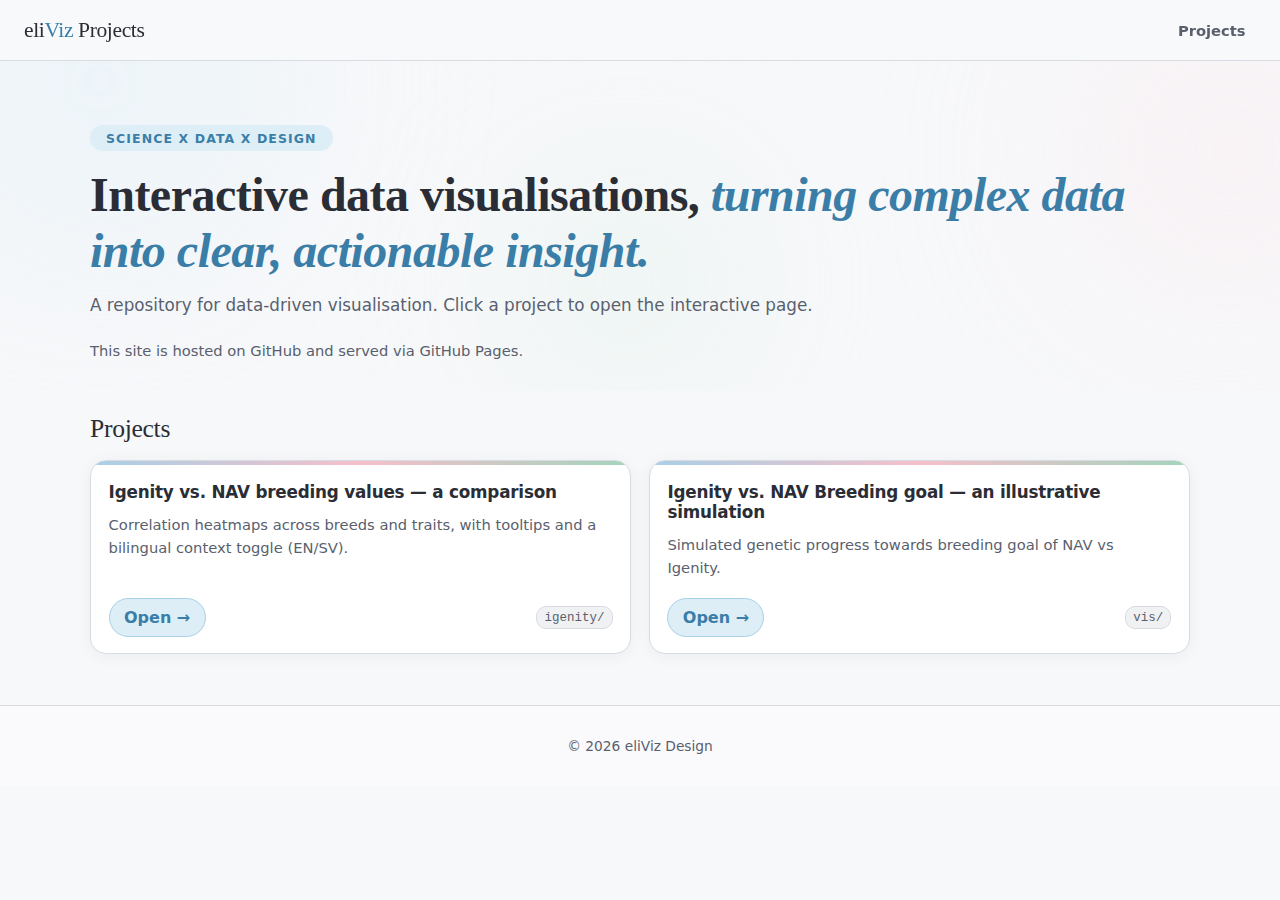
<file: index.html>
<!DOCTYPE html>
<html lang="en">
<head>
  <meta charset="UTF-8"/>
  <meta name="viewport" content="width=device-width, initial-scale=1.0"/>
  <title>eliViz Projects</title>
  <meta name="description" content="A simple project hub hosted on GitHub Pages."/>

  <style>
    :root{
      --grey:#f0f1f3;
      --grey-mid:#d8dce2;
      --grey-dark:#6b7280;
      --blue:#ddeef7;
      --blue-mid:#a8d0e6;
      --blue-deep:#3a7ea8;
      --green:#d9efe4;
      --green-mid:#a3d4bc;
      --pink:#fce8ec;
      --pink-mid:#f5bfca;
      --text:#2a2d35;
      --text-light:#5a5f6e;
      --white:#ffffff;
      --radius:16px;

      --font-sans: ui-sans-serif, system-ui, -apple-system, "Segoe UI", Roboto, Arial, "Noto Sans", "Liberation Sans", sans-serif;
      --font-serif: ui-serif, "Georgia", "Times New Roman", Times, serif;

      --shadow: 0 10px 34px rgba(0,0,0,0.08);
      --shadow-soft: 0 2px 16px rgba(0,0,0,0.05);
    }

    *,*::before,*::after{box-sizing:border-box;margin:0;padding:0}
    html{scroll-behavior:smooth}
    body{
      font-family: var(--font-sans);
      background:#f7f8fa;
      color:var(--text);
      overflow-x:hidden;
      min-height: 100vh;
    }

    /* Sticky header */
    header{
      position:sticky; top:0; z-index:100;
      background:rgba(247,248,250,.88);
      backdrop-filter: blur(12px);
      border-bottom:1px solid var(--grey-mid);
      display:flex; align-items:center; justify-content:space-between;
      padding: 1rem 1.5rem;
      gap: 1rem;
    }
    .logo{
      font-family: var(--font-serif);
      font-size: 1.35rem;
      letter-spacing: -0.4px;
      white-space: nowrap;
    }
    .logo span{color:var(--blue-deep)}
    nav{display:flex; gap:.4rem; flex-wrap: wrap;}
    nav a{
      color: var(--text-light);
      text-decoration:none;
      font-size:.92rem;
      font-weight:600;
      padding: .35rem .65rem;
      border-radius: 999px;
      transition: background .18s, color .18s;
    }
    nav a:hover{color:var(--blue-deep); background: var(--blue);}

    /* Layout container: full-width feel but readable */
    .wrap{
      width: min(1100px, calc(100% - 3rem));
      margin: 0 auto;
    }

    /* Hero */
    .hero{
      padding: 3.2rem 0 1.8rem;
      position:relative;
      overflow:hidden;
    }
    .hero::before,.hero::after{
      content:'';
      position:absolute;
      border-radius:50%;
      filter: blur(85px);
      opacity:.55;
      pointer-events:none;
      z-index:0;
    }
    .hero::before{
      width: 560px; height: 560px;
      background: radial-gradient(circle, var(--blue) 0%, transparent 70%);
      top:-260px; left:-180px;
    }
    .hero::after{
      width: 460px; height: 460px;
      background: radial-gradient(circle, var(--pink) 0%, transparent 70%);
      top:-140px; right:-180px;
    }
    .blob-green{
      position:absolute;
      width: 360px; height: 360px;
      border-radius:50%;
      background: radial-gradient(circle, var(--green) 0%, transparent 70%);
      filter: blur(75px);
      opacity:.45;
      top: 40px; left: 35%;
      pointer-events:none;
      z-index:0;
    }

    .hero-inner{
      position:relative;
      z-index:1;
      padding: 0.8rem 0 0;
    }

    .pill{
      display:inline-block;
      background: var(--blue);
      color: var(--blue-deep);
      font-size: .78rem;
      font-weight: 700;
      letter-spacing: 1.1px;
      text-transform: uppercase;
      padding: .35rem 1rem;
      border-radius: 999px;
      margin-bottom: 1rem;
    }
    h1{
      font-family: var(--font-serif);
      font-size: clamp(2rem, 4.2vw, 3rem);
      line-height:1.15;
      letter-spacing: -0.5px;
      margin-bottom: .85rem;
    }
    h1 em{font-style: italic; color: var(--blue-deep);}
    .lead{
      color: var(--text-light);
      font-size: 1.05rem;
      line-height: 1.7;
      max-width: 70ch;
      margin-bottom: 1.2rem;
    }

    .meta-line{
      color: var(--text-light);
      font-size: .92rem;
      line-height: 1.6;
      margin-top: .2rem;
    }
    .meta-line a{
      color: var(--blue-deep);
      text-decoration: none;
      font-weight: 700;
    }
    .meta-line a:hover{ text-decoration: underline; }

    /* Projects section */
    .section{
      padding: 1.4rem 0 3.2rem;
    }
    .section-head{
      display:flex;
      align-items:flex-end;
      justify-content:space-between;
      gap: 1rem;
      flex-wrap: wrap;
      margin-bottom: 1rem;
    }
    .section-title{
      font-family: var(--font-serif);
      font-size: 1.6rem;
      letter-spacing: -0.3px;
    }

    .grid{
      display:grid;
      grid-template-columns: repeat(auto-fit, minmax(280px, 1fr));
      gap: 1.1rem;
    }

    .proj{
      background: var(--white);
      border: 1px solid var(--grey-mid);
      border-radius: var(--radius);
      overflow:hidden;
      box-shadow: var(--shadow-soft);
      transition: transform .18s, box-shadow .18s;
      display:flex;
      flex-direction: column;
    }
    .proj:hover{
      transform: translateY(-2px);
      box-shadow: var(--shadow);
    }

    /* Default: thin gradient bar */
    .proj-top{
      height: 4px;
      background: linear-gradient(90deg, var(--blue-mid), var(--pink-mid), var(--green-mid));
    }

    /* Media header (GIF/IMG preview) */
    .proj-top.proj-media{
      height: 180px;
      background: none;
    }
    .proj-top.proj-media img{
      width: 100%;
      height: 100%;
      object-fit: cover;
      object-position: center;
      display: block;
    }

    .proj-body{
      padding: 1.1rem 1.1rem 1rem;
      display:flex;
      flex-direction: column;
      gap:.65rem;
      height:100%;
    }

    .proj h3{
      font-size: 1.05rem;
      font-weight: 900;
      letter-spacing: -0.2px;
    }
    .proj p{
      color: var(--text-light);
      font-size: .92rem;
      line-height: 1.6;
    }

    .proj-actions{
      margin-top: auto;
      display:flex;
      align-items:center;
      justify-content:space-between;
      gap: 1rem;
      padding-top: .5rem;
    }
    .open{
      display:inline-flex;
      align-items:center;
      gap:.55rem;
      text-decoration:none;
      font-weight: 900;
      color: var(--blue-deep);
      padding: .55rem .9rem;
      border-radius: 999px;
      background: var(--blue);
      border: 1px solid var(--blue-mid);
      transition: transform .15s, background .15s;
      white-space: nowrap;
    }
    .open:hover{transform: translateY(-1px); background: #cfe6f3;}

    .path{
      font-family: ui-monospace, SFMono-Regular, Menlo, Monaco, Consolas, "Liberation Mono", "Courier New", monospace;
      font-size: .78rem;
      color: var(--text-light);
      background: var(--grey);
      border: 1px solid var(--grey-mid);
      padding: .2rem .45rem;
      border-radius: 10px;
      white-space: nowrap;
    }

    footer{
      text-align:center;
      padding: 2rem 1rem;
      color: var(--text-light);
      font-size: .86rem;
      border-top: 1px solid var(--grey-mid);
      background: rgba(255,255,255,0.35);
    }

    @media (max-width: 680px){
      header{padding: 1rem 1rem;}
      .wrap{width: calc(100% - 2rem);}
      .hero{padding-top: 2.6rem;}
    }
  </style>
</head>

<body>
  <header>
    <div class="logo">eli<span>Viz</span> Projects</div>
    <nav>
      <a href="#projects">Projects</a>
    </nav>
  </header>

  <section class="hero">
    <div class="blob-green"></div>
    <div class="wrap hero-inner">
      <div class="pill">Science x Data x Design</div>
      <h1>Interactive data visualisations, <em>turning complex data into clear, actionable insight.</em></h1>
      <p class="lead">
        A repository for data-driven visualisation. Click a project to open the interactive page.
      </p>
      <p class="meta-line">
        This site is hosted on GitHub and served via GitHub Pages.
      </p>
    </div>
  </section>

  <section id="projects" class="section">
    <div class="wrap">
      <div class="section-head">
        <div class="section-title">Projects</div>
      </div>

      <div class="grid">

        <!-- Project1: Igenity -->
        <article class="proj">
          <div class="proj-top"></div>
          <div class="proj-body">
            <h3>Igenity vs. NAV breeding values — a comparison</h3>
            <p>
              Correlation heatmaps across breeds and traits, with tooltips and a bilingual context toggle (EN/SV).
            </p>
            <div class="proj-actions">
              <a class="open" href="igenity/">Open →</a>
              <span class="path">igenity/</span>
            </div>
          </div>
        </article>

        <!-- Project2: vis (with GIF preview) -->
       <article class="proj">
          <div class="proj-top"></div>
          <div class="proj-body">
            <h3>Igenity vs. NAV Breeding goal — an illustrative simulation</h3>
            <p>
              Simulated genetic progress towards breeding goal of NAV vs Igenity.
            </p>
            <div class="proj-actions">
              <a class="open" href="vis/">Open →</a>
              <span class="path">vis/</span>
            </div>
          </div>
        </article>

        
      </div>
    </div>
  </section>

  <footer>© 2026 eliViz Design</footer>
</body>
</html>
</file>
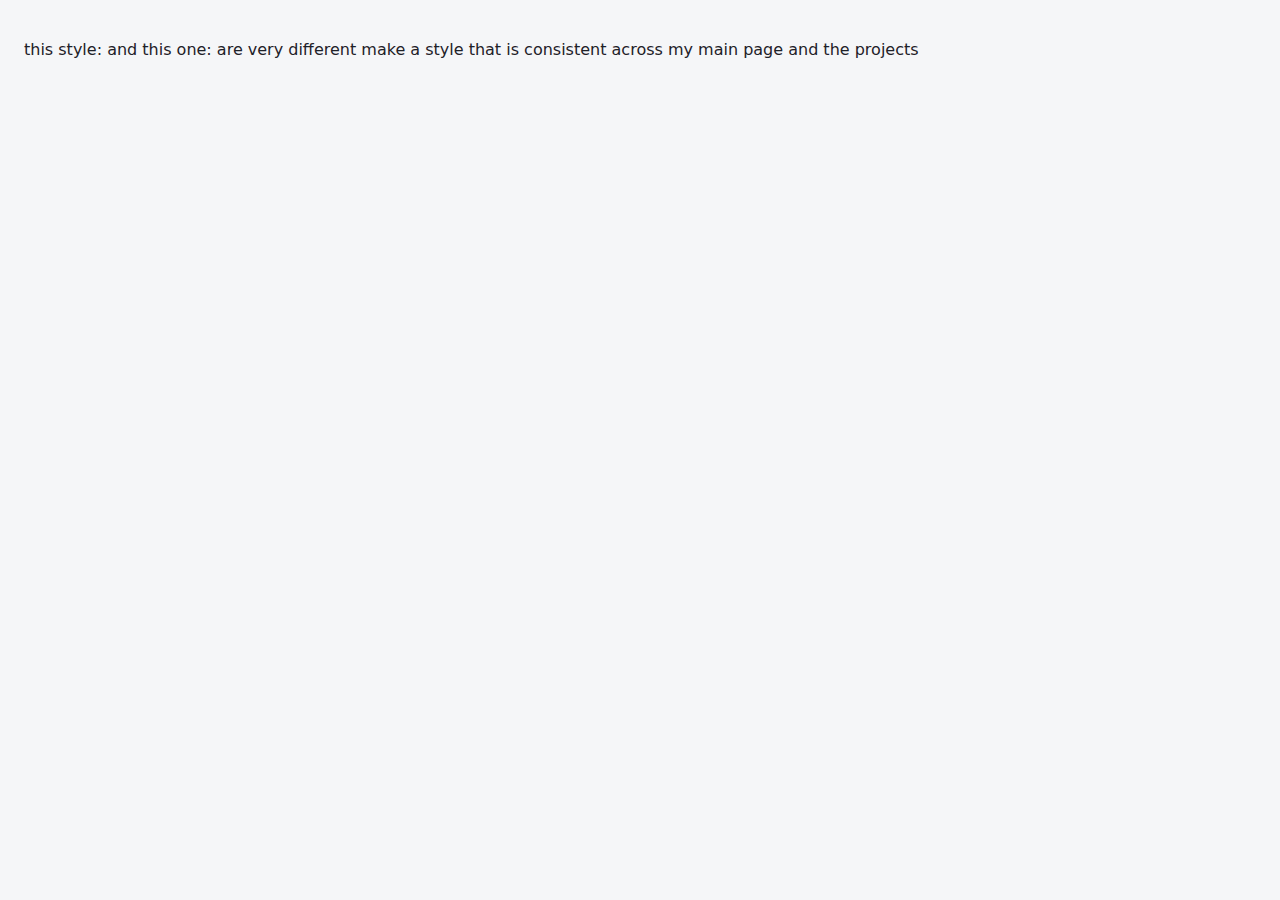
<file: igenity/index.html>
this style: <!DOCTYPE html>
<html lang="en">
<head>
  <meta charset="UTF-8"/>
  <meta name="viewport" content="width=device-width, initial-scale=1.0"/>
  <title>eliViz Projects</title>
  <meta name="description" content="A simple project hub hosted on GitHub Pages."/>

  <style>
    :root{
      --grey:#f0f1f3;
      --grey-mid:#d8dce2;
      --grey-dark:#6b7280;
      --blue:#ddeef7;
      --blue-mid:#a8d0e6;
      --blue-deep:#3a7ea8;
      --green:#d9efe4;
      --green-mid:#a3d4bc;
      --pink:#fce8ec;
      --pink-mid:#f5bfca;
      --text:#2a2d35;
      --text-light:#5a5f6e;
      --white:#ffffff;
      --radius:16px;

      --font-sans: ui-sans-serif, system-ui, -apple-system, "Segoe UI", Roboto, Arial, "Noto Sans", "Liberation Sans", sans-serif;
      --font-serif: ui-serif, "Georgia", "Times New Roman", Times, serif;

      --shadow: 0 10px 34px rgba(0,0,0,0.08);
      --shadow-soft: 0 2px 16px rgba(0,0,0,0.05);
    }

    *,*::before,*::after{box-sizing:border-box;margin:0;padding:0}
    html{scroll-behavior:smooth}
    body{
      font-family: var(--font-sans);
      background:#f7f8fa;
      color:var(--text);
      overflow-x:hidden;
      min-height: 100vh;
    }

    /* Sticky header */
    header{
      position:sticky; top:0; z-index:100;
      background:rgba(247,248,250,.88);
      backdrop-filter: blur(12px);
      border-bottom:1px solid var(--grey-mid);
      display:flex; align-items:center; justify-content:space-between;
      padding: 1rem 1.5rem;
      gap: 1rem;
    }
    .logo{
      font-family: var(--font-serif);
      font-size: 1.35rem;
      letter-spacing: -0.4px;
      white-space: nowrap;
    }
    .logo span{color:var(--blue-deep)}
    nav{display:flex; gap:.4rem; flex-wrap: wrap;}
    nav a{
      color: var(--text-light);
      text-decoration:none;
      font-size:.92rem;
      font-weight:600;
      padding: .35rem .65rem;
      border-radius: 999px;
      transition: background .18s, color .18s;
    }
    nav a:hover{color:var(--blue-deep); background: var(--blue);}

    /* Layout container: full-width feel but readable */
    .wrap{
      width: min(1100px, calc(100% - 3rem));
      margin: 0 auto;
    }

    /* Hero */
    .hero{
      padding: 3.2rem 0 1.8rem;
      position:relative;
      overflow:hidden;
    }
    .hero::before,.hero::after{
      content:'';
      position:absolute;
      border-radius:50%;
      filter: blur(85px);
      opacity:.55;
      pointer-events:none;
      z-index:0;
    }
    .hero::before{
      width: 560px; height: 560px;
      background: radial-gradient(circle, var(--blue) 0%, transparent 70%);
      top:-260px; left:-180px;
    }
    .hero::after{
      width: 460px; height: 460px;
      background: radial-gradient(circle, var(--pink) 0%, transparent 70%);
      top:-140px; right:-180px;
    }
    .blob-green{
      position:absolute;
      width: 360px; height: 360px;
      border-radius:50%;
      background: radial-gradient(circle, var(--green) 0%, transparent 70%);
      filter: blur(75px);
      opacity:.45;
      top: 40px; left: 35%;
      pointer-events:none;
      z-index:0;
    }

    .hero-inner{
      position:relative;
      z-index:1;
      padding: 0.8rem 0 0;
    }

    .pill{
      display:inline-block;
      background: var(--blue);
      color: var(--blue-deep);
      font-size: .78rem;
      font-weight: 700;
      letter-spacing: 1.1px;
      text-transform: uppercase;
      padding: .35rem 1rem;
      border-radius: 999px;
      margin-bottom: 1rem;
    }
    h1{
      font-family: var(--font-serif);
      font-size: clamp(2rem, 4.2vw, 3rem);
      line-height:1.15;
      letter-spacing: -0.5px;
      margin-bottom: .85rem;
    }
    h1 em{font-style: italic; color: var(--blue-deep);}
    .lead{
      color: var(--text-light);
      font-size: 1.05rem;
      line-height: 1.7;
      max-width: 70ch;
      margin-bottom: 1.2rem;
    }

    .meta-line{
      color: var(--text-light);
      font-size: .92rem;
      line-height: 1.6;
      margin-top: .2rem;
    }
    .meta-line a{
      color: var(--blue-deep);
      text-decoration: none;
      font-weight: 700;
    }
    .meta-line a:hover{ text-decoration: underline; }

    /* Projects section */
    .section{
      padding: 1.4rem 0 3.2rem;
    }
    .section-head{
      display:flex;
      align-items:flex-end;
      justify-content:space-between;
      gap: 1rem;
      flex-wrap: wrap;
      margin-bottom: 1rem;
    }
    .section-title{
      font-family: var(--font-serif);
      font-size: 1.6rem;
      letter-spacing: -0.3px;
    }

    .grid{
      display:grid;
      grid-template-columns: repeat(auto-fit, minmax(280px, 1fr));
      gap: 1.1rem;
    }

    .proj{
      background: var(--white);
      border: 1px solid var(--grey-mid);
      border-radius: var(--radius);
      overflow:hidden;
      box-shadow: var(--shadow-soft);
      transition: transform .18s, box-shadow .18s;
      display:flex;
      flex-direction: column;
    }
    .proj:hover{
      transform: translateY(-2px);
      box-shadow: var(--shadow);
    }

    .proj-top{
      height: 4px;
      background: linear-gradient(90deg, var(--blue-mid), var(--pink-mid), var(--green-mid));
    }

    .proj-body{
      padding: 1.1rem 1.1rem 1rem;
      display:flex;
      flex-direction: column;
      gap:.65rem;
      height:100%;
    }

    .proj h3{
      font-size: 1.05rem;
      font-weight: 900;
      letter-spacing: -0.2px;
    }
    .proj p{
      color: var(--text-light);
      font-size: .92rem;
      line-height: 1.6;
    }

    .proj-actions{
      margin-top: auto;
      display:flex;
      align-items:center;
      justify-content:space-between;
      gap: 1rem;
      padding-top: .5rem;
    }
    .open{
      display:inline-flex;
      align-items:center;
      gap:.55rem;
      text-decoration:none;
      font-weight: 900;
      color: var(--blue-deep);
      padding: .55rem .9rem;
      border-radius: 999px;
      background: var(--blue);
      border: 1px solid var(--blue-mid);
      transition: transform .15s, background .15s;
      white-space: nowrap;
    }
    .open:hover{transform: translateY(-1px); background: #cfe6f3;}

    .path{
      font-family: ui-monospace, SFMono-Regular, Menlo, Monaco, Consolas, "Liberation Mono", "Courier New", monospace;
      font-size: .78rem;
      color: var(--text-light);
      background: var(--grey);
      border: 1px solid var(--grey-mid);
      padding: .2rem .45rem;
      border-radius: 10px;
      white-space: nowrap;
    }

    footer{
      text-align:center;
      padding: 2rem 1rem;
      color: var(--text-light);
      font-size: .86rem;
      border-top: 1px solid var(--grey-mid);
      background: rgba(255,255,255,0.35);
    }

    @media (max-width: 680px){
      header{padding: 1rem 1rem;}
      .wrap{width: calc(100% - 2rem);}
      .hero{padding-top: 2.6rem;}
    }
    .back-link{
  position: fixed;
  top: 1rem;
  left: 1rem;
  z-index: 999;
  text-decoration: none;
  font-weight: 600;
  font-size: .9rem;
  color: #3a7ea8;
  background: white;
  border: 1px solid #d8dce2;
  padding: .45rem .8rem;
  border-radius: 999px;
  box-shadow: 0 4px 18px rgba(0,0,0,0.08);
  transition: all .15s ease;
}

.back-link:hover{
  background: #ddeef7;
  transform: translateY(-1px);
}
  </style>
</head> and this one: <!DOCTYPE html>
<html lang="en">
<head>
  <meta charset="UTF-8"/>
  <meta name="viewport" content="width=device-width, initial-scale=1.0"/>
  <title>Breed Correlation Heatmap</title>

  <style>
    :root {
      --bg: #f5f6f8;
      --card: #ffffff;
      --text: #1e2128;
      --muted: #6b7280;
      --border: #e2e5ea;
      --neg-strong: #c2526e;
      --neutral:    #f0f1f3;
      --pos-strong: #2d7a5c;
      --radius: 14px;

      --font-sans: ui-sans-serif, system-ui, -apple-system, "Segoe UI", Roboto, Arial, "Noto Sans", "Liberation Sans", sans-serif;
      --font-serif: ui-serif, "Georgia", "Times New Roman", Times, serif;
      --font-mono: ui-monospace, SFMono-Regular, Menlo, Monaco, Consolas, "Liberation Mono", "Courier New", monospace;
    }

    *, *::before, *::after { box-sizing: border-box; margin:0; padding:0; }
    body {
      font-family: var(--font-sans);
      background: var(--bg);
      color: var(--text);
      padding: 2.5rem 1.5rem;
      min-height: 100vh;
    }

    /* ── Header row ── */
    .topbar {
      max-width: 1020px;
      margin: 0 auto 1.2rem;
      display: flex;
      align-items: flex-start;
      justify-content: space-between;
      gap: 1rem;
      flex-wrap: wrap;
    }

    .titles { flex: 1 1 auto; min-width: 260px; }
    h1 {
      font-family: var(--font-serif);
      font-size: clamp(1.5rem, 3.5vw, 2.2rem);
      color: var(--text);
      text-align: center;
      margin-bottom: 0.3rem;
      font-weight: 600;
    }
    .subtitle {
      text-align: center;
      color: var(--muted);
      font-size: 0.875rem;
      margin-bottom: 0;
      font-weight: 300;
    }

    .lang {
      flex: 0 0 auto;
      display: flex;
      align-items: center;
      justify-content: center;
      gap: 0.4rem;
      background: var(--card);
      border: 1px solid var(--border);
      border-radius: 999px;
      padding: 0.35rem;
      box-shadow: 0 2px 16px rgba(0,0,0,0.04);
    }
    .lang button{
      border: 0;
      background: transparent;
      padding: 0.45rem 0.85rem;
      border-radius: 999px;
      cursor: pointer;
      font-size: 0.78rem;
      font-weight: 600;
      color: var(--muted);
      font-family: var(--font-sans);
    }
    .lang button.active{
      background: #1e2128;
      color: #ffffff;
    }

    /* ── Group tabs ── */
    .tabs {
      display: flex;
      justify-content: center;
      gap: 0.5rem;
      flex-wrap: wrap;
      margin-bottom: 2rem;
    }
    .tab {
      padding: 0.45rem 1.1rem;
      border-radius: 999px;
      border: 1.5px solid var(--border);
      background: var(--card);
      font-size: 0.82rem;
      font-weight: 500;
      cursor: pointer;
      color: var(--muted);
      transition: all 0.18s;
      font-family: var(--font-sans);
      appearance: none;
      -webkit-appearance: none;
    }
    .tab:hover { border-color: #a3d4bc; color: #2d7a5c; }
    .tab.active { background: #2d7a5c; border-color: #2d7a5c; color: white; }

    /* ── Card ── */
    .card {
      background: var(--card);
      border: 1px solid var(--border);
      border-radius: var(--radius);
      padding: 1.8rem;
      max-width: 1020px;
      margin: 0 auto 2rem;
      box-shadow: 0 2px 16px rgba(0,0,0,0.05);
      overflow-x: auto;
    }

    .group-title {
      font-family: var(--font-serif);
      font-size: 1.1rem;
      margin-bottom: 1.2rem;
      color: var(--text);
      display: flex;
      align-items: center;
      gap: 0.6rem;
      font-weight: 600;
    }
    .group-title .dot {
      width: 10px; height: 10px;
      border-radius: 50%;
      flex-shrink: 0;
    }

    /* ── Heatmap table ── */
    table {
      width: 100%;
      border-collapse: separate;
      border-spacing: 4px;
      min-width: 580px;
    }

    thead th {
      font-size: 0.78rem;
      font-weight: 600;
      color: var(--muted);
      text-align: center;
      padding: 0.4rem 0.3rem;
      letter-spacing: 0.5px;
      white-space: nowrap;
    }
    thead th:first-child { text-align: left; min-width: 220px; }

    .n-row td {
      font-size: 0.72rem;
      color: var(--muted);
      font-family: var(--font-mono);
      text-align: center;
      padding: 0.1rem 0.3rem 0.6rem;
      white-space: nowrap;
    }
    .n-row td:first-child { text-align: left; padding-left: 0; font-size: 0.7rem; }

    tbody tr:not(.n-row) td:first-child {
      font-size: 0.8rem;
      color: var(--text);
      padding: 0.3rem 0.6rem 0.3rem 0;
      line-height: 1.35;
      font-weight: 400;
      white-space: nowrap;
    }

    .cell {
      border-radius: 8px;
      text-align: center;
      font-family: var(--font-mono);
      font-size: 0.82rem;
      font-weight: 400;
      padding: 0.55rem 0.4rem;
      cursor: default;
      transition: transform 0.15s, box-shadow 0.15s;
      position: relative;
      user-select: none;
      white-space: nowrap;
    }
    .cell:hover {
      transform: scale(1.12);
      box-shadow: 0 4px 16px rgba(0,0,0,0.12);
      z-index: 10;
    }

    /* ── Legend ── */
    .legend {
      display: flex;
      align-items: center;
      justify-content: center;
      gap: 0.3rem;
      margin-top: 1.8rem;
      flex-wrap: wrap;
    }
    .legend-label { font-size: 0.75rem; color: var(--muted); font-weight: 500; }
    .legend-bar {
      display: flex;
      gap: 3px;
      align-items: center;
    }
    .legend-swatch {
      width: 28px; height: 20px;
      border-radius: 5px;
      display: flex; align-items: center; justify-content: center;
      font-size: 0.6rem;
      font-family: var(--font-mono);
    }

    /* ── Tooltip ── */
    .tooltip {
      position: fixed;
      background: #1e2128;
      color: white;
      padding: 0.5rem 0.9rem;
      border-radius: 8px;
      font-size: 0.78rem;
      font-family: var(--font-sans);
      pointer-events: none;
      opacity: 0;
      transition: opacity 0.15s;
      z-index: 999;
      max-width: 260px;
      line-height: 1.5;
    }
    .tooltip.show { opacity: 1; }

    /* ── Panel animation ── */
    .panel { display: none; }
    .panel.active { display: block; animation: fadeUp 0.3s ease; }
    @keyframes fadeUp { from { opacity:0; transform: translateY(10px); } to { opacity:1; transform: translateY(0); } }

    .source {
      text-align: center;
      font-size: 0.72rem;
      color: var(--muted);
      margin-top: 0.5rem;
    }

    @media (max-width: 520px) {
      body { padding: 2rem 1rem; }
      .card { padding: 1.2rem; }
      tbody tr:not(.n-row) td:first-child { white-space: normal; }
      .topbar { justify-content: center; }
    }
  </style>
</head> are very different make a style that is consistent across my main page and the projects
</file>
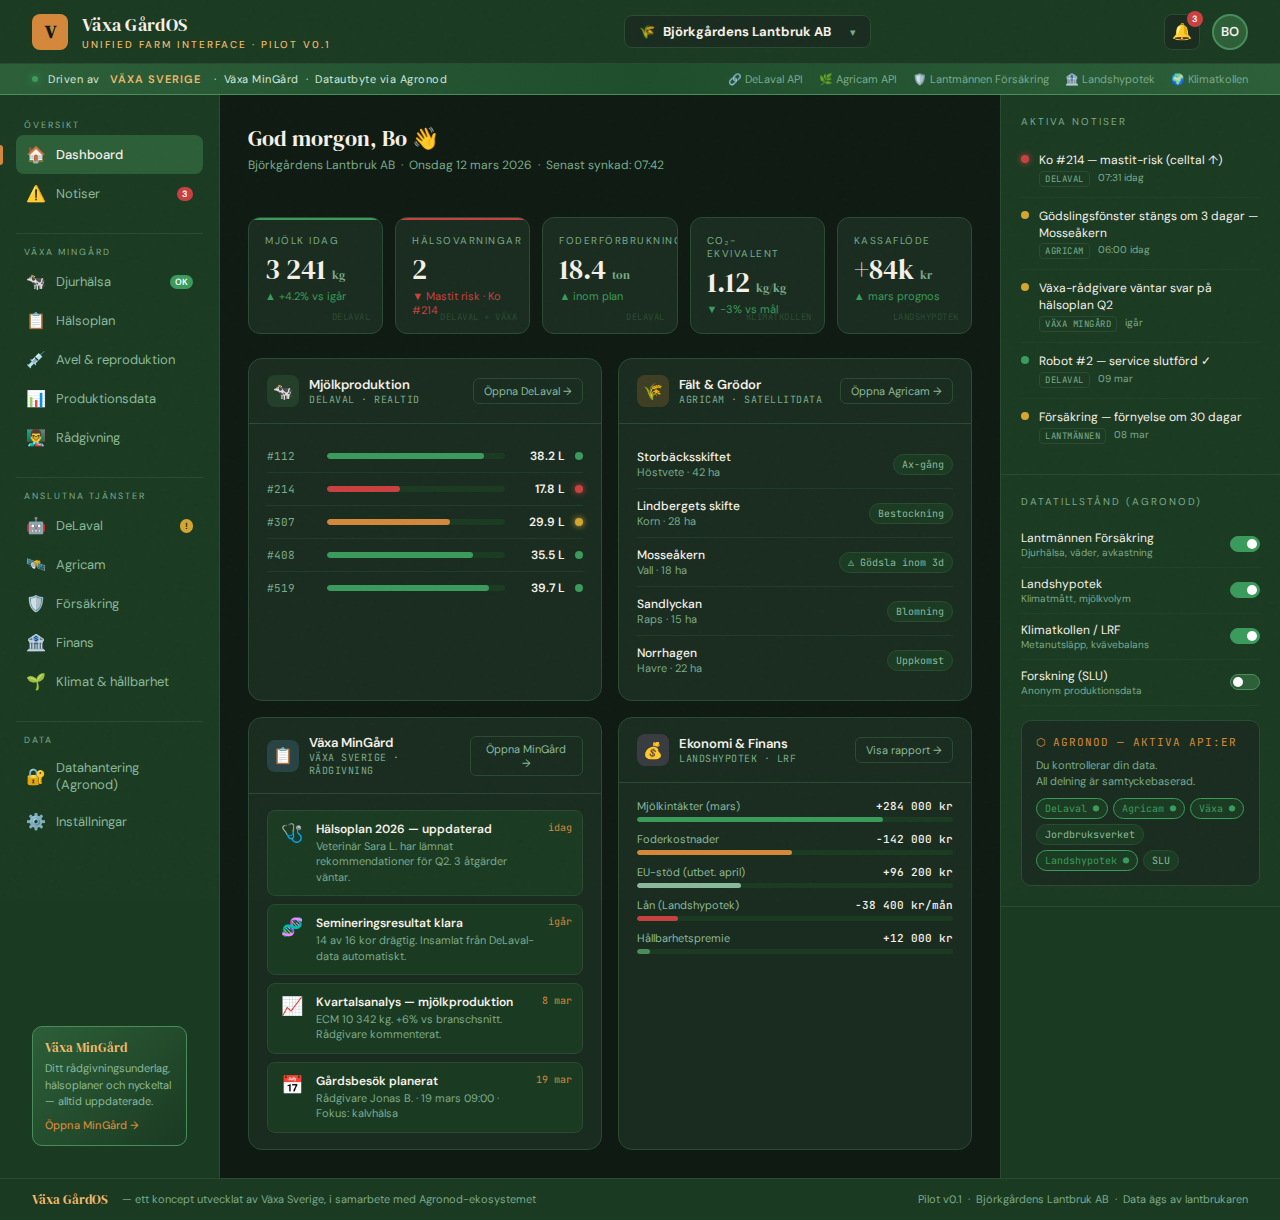
<file: innovation/index.html>
<!DOCTYPE html>
<html lang="sv">
<head>
<meta charset="UTF-8">
<meta name="viewport" content="width=device-width, initial-scale=1.0">
<title>Växa GårdOS — Unified Farm Interface</title>
<link href="https://fonts.googleapis.com/css2?family=DM+Serif+Display:ital@0;1&family=DM+Sans:wght@300;400;500;600&family=JetBrains+Mono:wght@400;500&display=swap" rel="stylesheet">
<style>
  :root {
    --ink:       #0f1a12;
    --forest:    #1b3a22;
    --pine:      #2c5f38;
    --moss:      #4a8c5c;
    --sage:      #8ab99a;
    --mist:      #d6e8dc;
    --cream:     #f5f0e8;
    --amber:     #d4883a;
    --amber-l:   #f0b96a;
    --alert-r:   #c94040;
    --alert-y:   #d4a630;
    --alert-g:   #3a9b5c;
    --card-bg:   #192c1f;
    --card-brd:  #2a4a33;
    --text-dim:  #7aaa8a;
  }

  *, *::before, *::after { box-sizing: border-box; margin: 0; padding: 0; }

  body {
    background: var(--ink);
    color: var(--cream);
    font-family: 'DM Sans', sans-serif;
    font-size: 14px;
    min-height: 100vh;
    overflow-x: hidden;
  }

  /* ── NOISE TEXTURE OVERLAY ── */
  body::before {
    content: '';
    position: fixed; inset: 0;
    background-image: url("data:image/svg+xml,%3Csvg viewBox='0 0 256 256' xmlns='http://www.w3.org/2000/svg'%3E%3Cfilter id='n'%3E%3CfeTurbulence type='fractalNoise' baseFrequency='0.9' numOctaves='4' stitchTiles='stitch'/%3E%3C/filter%3E%3Crect width='100%25' height='100%25' filter='url(%23n)' opacity='0.04'/%3E%3C/svg%3E");
    pointer-events: none; z-index: 9999; opacity: .5;
  }

  /* ── TOP HEADER ── */
  header {
    display: flex; align-items: center; justify-content: space-between;
    padding: 0 32px;
    height: 64px;
    background: var(--forest);
    border-bottom: 1px solid var(--card-brd);
    position: sticky; top: 0; z-index: 100;
  }

  .brand {
    display: flex; align-items: center; gap: 14px;
  }

  .brand-logo {
    width: 36px; height: 36px;
    background: var(--amber);
    border-radius: 8px;
    display: flex; align-items: center; justify-content: center;
    font-family: 'DM Serif Display', serif;
    font-size: 18px;
    color: var(--ink);
    font-weight: 700;
    flex-shrink: 0;
  }

  .brand-text {
    display: flex; flex-direction: column; gap: 1px;
  }

  .brand-name {
    font-family: 'DM Serif Display', serif;
    font-size: 18px;
    color: var(--cream);
    letter-spacing: .3px;
  }

  .brand-tag {
    font-size: 10px;
    color: var(--amber-l);
    letter-spacing: 2px;
    text-transform: uppercase;
    font-weight: 500;
  }

  .farm-selector {
    display: flex; align-items: center; gap: 8px;
    background: var(--card-bg);
    border: 1px solid var(--card-brd);
    border-radius: 8px;
    padding: 7px 14px;
    cursor: pointer;
    font-size: 13px;
    color: var(--cream);
    font-family: 'DM Sans', sans-serif;
  }

  .farm-selector span { color: var(--text-dim); font-size: 11px; }

  .header-right {
    display: flex; align-items: center; gap: 12px;
  }

  .alert-badge {
    position: relative;
    width: 36px; height: 36px;
    border-radius: 8px;
    background: var(--card-bg);
    border: 1px solid var(--card-brd);
    display: flex; align-items: center; justify-content: center;
    cursor: pointer;
    font-size: 16px;
  }

  .alert-badge::after {
    content: '3';
    position: absolute;
    top: -4px; right: -4px;
    background: var(--alert-r);
    color: #fff;
    font-size: 9px;
    font-weight: 600;
    width: 16px; height: 16px;
    border-radius: 50%;
    display: flex; align-items: center; justify-content: center;
  }

  .avatar {
    width: 36px; height: 36px;
    border-radius: 50%;
    background: var(--pine);
    border: 2px solid var(--moss);
    display: flex; align-items: center; justify-content: center;
    font-size: 13px; font-weight: 600;
    color: var(--cream);
    cursor: pointer;
  }

  /* ── POWERED BY BANNER ── */
  .powered-banner {
    background: linear-gradient(90deg, var(--pine) 0%, #1e4d2c 50%, var(--pine) 100%);
    border-bottom: 1px solid var(--moss);
    padding: 8px 32px;
    display: flex; align-items: center; justify-content: space-between;
    font-size: 11px;
    animation: bannerPulse 4s ease-in-out infinite;
  }

  @keyframes bannerPulse {
    0%, 100% { background-position: 0% 50%; }
    50% { background-position: 100% 50%; }
  }

  .powered-left {
    display: flex; align-items: center; gap: 10px;
    color: var(--mist);
    letter-spacing: .5px;
  }

  .powered-left strong {
    color: var(--amber-l);
    font-weight: 600;
    letter-spacing: 1px;
    text-transform: uppercase;
  }

  .powered-dot {
    width: 6px; height: 6px;
    border-radius: 50%;
    background: var(--alert-g);
    box-shadow: 0 0 8px var(--alert-g);
    animation: pulse 2s ease-in-out infinite;
  }

  @keyframes pulse { 0%,100%{opacity:1;transform:scale(1)} 50%{opacity:.6;transform:scale(.8)} }

  .powered-right {
    display: flex; align-items: center; gap: 16px;
    color: var(--text-dim);
  }

  .powered-right span { display: flex; align-items: center; gap: 5px; }

  /* ── LAYOUT ── */
  .layout {
    display: grid;
    grid-template-columns: 220px 1fr 280px;
    min-height: calc(100vh - 100px);
  }

  /* ── SIDEBAR ── */
  .sidebar {
    background: var(--forest);
    border-right: 1px solid var(--card-brd);
    padding: 24px 0;
    display: flex; flex-direction: column; gap: 4px;
  }

  .sidebar-section {
    padding: 0 16px;
    margin-bottom: 8px;
  }

  .sidebar-label {
    font-size: 9px;
    letter-spacing: 2px;
    text-transform: uppercase;
    color: var(--text-dim);
    padding: 0 8px;
    margin-bottom: 4px;
  }

  .nav-item {
    display: flex; align-items: center; gap: 10px;
    padding: 9px 10px;
    border-radius: 8px;
    cursor: pointer;
    color: var(--sage);
    font-size: 13px;
    font-weight: 400;
    transition: all .15s;
    position: relative;
  }

  .nav-item:hover { background: var(--card-bg); color: var(--cream); }

  .nav-item.active {
    background: var(--pine);
    color: var(--cream);
    font-weight: 500;
  }

  .nav-item.active::before {
    content: '';
    position: absolute; left: -16px; top: 50%; transform: translateY(-50%);
    width: 3px; height: 20px;
    background: var(--amber);
    border-radius: 0 3px 3px 0;
  }

  .nav-icon { font-size: 16px; width: 20px; text-align: center; }
  .nav-badge {
    margin-left: auto;
    background: var(--alert-r);
    color: #fff;
    font-size: 9px;
    padding: 1px 5px;
    border-radius: 10px;
    font-weight: 600;
  }

  .nav-badge.green { background: var(--alert-g); }
  .nav-badge.yellow { background: var(--alert-y); color: var(--ink); }

  .sidebar-divider {
    height: 1px;
    background: var(--card-brd);
    margin: 8px 16px;
  }

  .vaxa-module {
    margin: 0 16px;
    padding: 12px;
    background: linear-gradient(135deg, var(--pine), var(--forest));
    border: 1px solid var(--moss);
    border-radius: 10px;
    margin-top: auto;
  }

  .vaxa-module-title {
    font-family: 'DM Serif Display', serif;
    font-size: 13px;
    color: var(--amber-l);
    margin-bottom: 4px;
  }

  .vaxa-module-text {
    font-size: 11px;
    color: var(--sage);
    line-height: 1.5;
  }

  .vaxa-module-link {
    display: inline-flex; align-items: center; gap: 4px;
    margin-top: 8px;
    font-size: 11px;
    color: var(--amber);
    text-decoration: none;
    font-weight: 500;
  }

  /* ── MAIN CONTENT ── */
  main {
    padding: 28px;
    overflow-y: auto;
    display: flex; flex-direction: column; gap: 24px;
  }

  .section-title {
    font-family: 'DM Serif Display', serif;
    font-size: 22px;
    color: var(--cream);
    margin-bottom: 4px;
  }

  .section-sub {
    font-size: 12px;
    color: var(--text-dim);
    margin-bottom: 20px;
  }

  /* ── KPI STRIP ── */
  .kpi-strip {
    display: grid;
    grid-template-columns: repeat(5, 1fr);
    gap: 12px;
  }

  .kpi-card {
    background: var(--card-bg);
    border: 1px solid var(--card-brd);
    border-radius: 12px;
    padding: 16px;
    position: relative;
    overflow: hidden;
    transition: transform .2s, border-color .2s;
    cursor: default;
  }

  .kpi-card:hover {
    transform: translateY(-2px);
    border-color: var(--moss);
  }

  .kpi-card::after {
    content: '';
    position: absolute;
    top: 0; left: 0; right: 0;
    height: 2px;
    background: var(--amber);
    opacity: 0;
    transition: opacity .2s;
  }

  .kpi-card:hover::after { opacity: 1; }

  .kpi-card.alert-card::after { background: var(--alert-r); opacity: 1; }
  .kpi-card.good-card::after { background: var(--alert-g); opacity: 1; }

  .kpi-label {
    font-size: 10px;
    letter-spacing: 1.5px;
    text-transform: uppercase;
    color: var(--text-dim);
    margin-bottom: 8px;
  }

  .kpi-value {
    font-family: 'DM Serif Display', serif;
    font-size: 28px;
    color: var(--cream);
    line-height: 1;
    margin-bottom: 4px;
  }

  .kpi-unit { font-size: 12px; color: var(--text-dim); }

  .kpi-delta {
    font-size: 11px;
    display: flex; align-items: center; gap: 3px;
    margin-top: 6px;
  }

  .kpi-delta.up { color: var(--alert-g); }
  .kpi-delta.down { color: var(--alert-r); }

  .kpi-source {
    position: absolute;
    bottom: 10px; right: 12px;
    font-size: 9px;
    color: var(--card-brd);
    font-family: 'JetBrains Mono', monospace;
    letter-spacing: .5px;
    text-transform: uppercase;
  }

  /* ── MODULE GRID ── */
  .module-grid {
    display: grid;
    grid-template-columns: 1fr 1fr;
    gap: 16px;
  }

  .module-card {
    background: var(--card-bg);
    border: 1px solid var(--card-brd);
    border-radius: 14px;
    overflow: hidden;
  }

  .module-header {
    display: flex; align-items: center; justify-content: space-between;
    padding: 16px 18px;
    border-bottom: 1px solid var(--card-brd);
  }

  .module-title-group {
    display: flex; align-items: center; gap: 10px;
  }

  .module-icon {
    width: 32px; height: 32px;
    border-radius: 8px;
    display: flex; align-items: center; justify-content: center;
    font-size: 16px;
  }

  .module-icon.dairy   { background: rgba(74,140,92,.2); }
  .module-icon.crop    { background: rgba(212,136,58,.2); }
  .module-icon.vaxa    { background: rgba(100,160,220,.2); }
  .module-icon.finance { background: rgba(180,120,200,.2); }

  .module-title {
    font-weight: 600;
    font-size: 13px;
    color: var(--cream);
  }

  .module-source {
    font-size: 10px;
    color: var(--text-dim);
    font-family: 'JetBrains Mono', monospace;
    text-transform: uppercase;
    letter-spacing: .5px;
  }

  .module-action-btn {
    font-size: 11px;
    padding: 5px 10px;
    border-radius: 6px;
    background: transparent;
    border: 1px solid var(--card-brd);
    color: var(--sage);
    cursor: pointer;
    transition: all .15s;
    font-family: 'DM Sans', sans-serif;
  }

  .module-action-btn:hover { border-color: var(--moss); color: var(--cream); }

  .module-body { padding: 16px 18px; }

  /* COW ROWS */
  .cow-row {
    display: flex; align-items: center; gap: 10px;
    padding: 8px 0;
    border-bottom: 1px solid rgba(42,74,51,.5);
    font-size: 12px;
  }
  .cow-row:last-child { border: none; }

  .cow-id {
    font-family: 'JetBrains Mono', monospace;
    font-size: 11px;
    color: var(--text-dim);
    width: 50px;
  }

  .cow-bar-wrap {
    flex: 1;
    height: 6px;
    background: var(--forest);
    border-radius: 3px;
    overflow: hidden;
  }

  .cow-bar {
    height: 100%;
    border-radius: 3px;
    background: var(--moss);
    transition: width .8s ease;
  }

  .cow-bar.high { background: var(--alert-g); }
  .cow-bar.mid  { background: var(--amber); }
  .cow-bar.low  { background: var(--alert-r); }

  .cow-val {
    font-weight: 600;
    color: var(--cream);
    width: 50px;
    text-align: right;
  }

  .cow-status {
    width: 8px; height: 8px;
    border-radius: 50%;
    flex-shrink: 0;
  }

  .cow-status.ok { background: var(--alert-g); }
  .cow-status.warn { background: var(--alert-y); box-shadow: 0 0 6px var(--alert-y); }
  .cow-status.crit { background: var(--alert-r); box-shadow: 0 0 6px var(--alert-r); animation: pulse 1.5s infinite; }

  /* FIELD ROWS */
  .field-row {
    display: flex; align-items: center; justify-content: space-between;
    padding: 9px 0;
    border-bottom: 1px solid rgba(42,74,51,.5);
    font-size: 12px;
  }
  .field-row:last-child { border: none; }

  .field-name { color: var(--cream); font-weight: 500; }
  .field-crop  { color: var(--text-dim); font-size: 11px; }
  .field-stage {
    font-family: 'JetBrains Mono', monospace;
    font-size: 10px;
    padding: 3px 8px;
    border-radius: 20px;
    background: var(--forest);
    border: 1px solid var(--card-brd);
    color: var(--sage);
  }

  /* VAXA MINGÅRD */
  .vaxa-items { display: flex; flex-direction: column; gap: 8px; }

  .vaxa-item {
    display: flex; align-items: flex-start; gap: 10px;
    padding: 10px;
    background: var(--forest);
    border-radius: 8px;
    border: 1px solid var(--card-brd);
    cursor: pointer;
    transition: border-color .15s;
  }

  .vaxa-item:hover { border-color: var(--moss); }

  .vaxa-item-icon {
    font-size: 18px;
    flex-shrink: 0;
    width: 28px;
    text-align: center;
  }

  .vaxa-item-content { flex: 1; }
  .vaxa-item-title { font-size: 12px; font-weight: 600; color: var(--cream); margin-bottom: 2px; }
  .vaxa-item-sub   { font-size: 11px; color: var(--text-dim); line-height: 1.4; }

  .vaxa-item-date {
    font-family: 'JetBrains Mono', monospace;
    font-size: 10px;
    color: var(--amber);
    flex-shrink: 0;
  }

  /* FINANCE */
  .finance-bars { display: flex; flex-direction: column; gap: 10px; }

  .fin-row { display: flex; flex-direction: column; gap: 4px; }
  .fin-label-row { display: flex; justify-content: space-between; font-size: 11px; }
  .fin-label { color: var(--sage); }
  .fin-value { color: var(--cream); font-weight: 500; font-family: 'JetBrains Mono', monospace; font-size: 11px; }

  .fin-bar-wrap {
    height: 5px;
    background: var(--forest);
    border-radius: 3px;
    overflow: hidden;
  }

  .fin-bar {
    height: 100%;
    border-radius: 3px;
    transition: width .8s ease;
  }

  /* ── RIGHT SIDEBAR (Alerts + Data Hub) ── */
  .right-panel {
    background: var(--forest);
    border-left: 1px solid var(--card-brd);
    display: flex; flex-direction: column;
    overflow: hidden;
  }

  .panel-section {
    padding: 20px;
    border-bottom: 1px solid var(--card-brd);
  }

  .panel-section-title {
    font-size: 10px;
    letter-spacing: 2px;
    text-transform: uppercase;
    color: var(--text-dim);
    margin-bottom: 14px;
  }

  /* ALERTS */
  .alert-item {
    display: flex; align-items: flex-start; gap: 10px;
    padding: 10px 0;
    border-bottom: 1px solid rgba(42,74,51,.4);
    cursor: pointer;
    transition: padding-left .15s;
  }

  .alert-item:hover { padding-left: 4px; }
  .alert-item:last-child { border: none; }

  .alert-dot {
    width: 8px; height: 8px;
    border-radius: 50%;
    margin-top: 3px;
    flex-shrink: 0;
  }

  .alert-dot.red    { background: var(--alert-r); box-shadow: 0 0 6px var(--alert-r); animation: pulse 2s infinite; }
  .alert-dot.yellow { background: var(--alert-y); }
  .alert-dot.green  { background: var(--alert-g); }

  .alert-text { font-size: 12px; color: var(--cream); line-height: 1.4; }
  .alert-meta {
    font-size: 10px;
    color: var(--text-dim);
    margin-top: 2px;
    display: flex; gap: 8px;
  }

  .alert-source {
    font-family: 'JetBrains Mono', monospace;
    font-size: 9px;
    letter-spacing: .5px;
    text-transform: uppercase;
    padding: 1px 5px;
    border-radius: 4px;
    border: 1px solid var(--card-brd);
    color: var(--text-dim);
  }

  /* DATA PERMISSIONS */
  .perm-row {
    display: flex; align-items: center; justify-content: space-between;
    padding: 8px 0;
    border-bottom: 1px solid rgba(42,74,51,.4);
    font-size: 12px;
  }

  .perm-row:last-child { border: none; }

  .perm-partner { color: var(--cream); }
  .perm-data { font-size: 10px; color: var(--text-dim); }

  .perm-toggle {
    width: 30px; height: 16px;
    border-radius: 8px;
    background: var(--pine);
    border: 1px solid var(--moss);
    position: relative;
    cursor: pointer;
    transition: background .2s;
  }

  .perm-toggle.on { background: var(--alert-g); border-color: var(--alert-g); }

  .perm-toggle::after {
    content: '';
    position: absolute;
    top: 2px; left: 2px;
    width: 10px; height: 10px;
    border-radius: 50%;
    background: #fff;
    transition: left .2s;
  }

  .perm-toggle.on::after { left: 16px; }

  /* AGRONOD BLOCK */
  .agronod-block {
    padding: 14px;
    background: var(--card-bg);
    border: 1px solid var(--card-brd);
    border-radius: 10px;
    margin-top: 14px;
  }

  .agronod-title {
    font-size: 11px;
    font-family: 'JetBrains Mono', monospace;
    letter-spacing: 1px;
    text-transform: uppercase;
    color: var(--amber);
    margin-bottom: 8px;
    display: flex; align-items: center; gap: 6px;
  }

  .agronod-apis {
    display: flex; flex-wrap: wrap; gap: 5px;
    margin-top: 8px;
  }

  .api-chip {
    font-size: 10px;
    font-family: 'JetBrains Mono', monospace;
    padding: 3px 8px;
    border-radius: 20px;
    background: var(--forest);
    border: 1px solid var(--card-brd);
    color: var(--sage);
  }

  .api-chip.live {
    border-color: var(--alert-g);
    color: var(--alert-g);
  }

  /* VAXA FOOTER STRIPE */
  footer {
    background: var(--forest);
    border-top: 1px solid var(--card-brd);
    padding: 12px 32px;
    display: flex; align-items: center; justify-content: space-between;
    font-size: 11px;
    color: var(--text-dim);
  }

  .footer-brand {
    display: flex; align-items: center; gap: 8px;
    font-family: 'DM Serif Display', serif;
    font-size: 13px;
    color: var(--amber-l);
  }

  .footer-brand span { color: var(--text-dim); font-family: 'DM Sans', sans-serif; font-size: 11px; }

  /* ANIMATIONS */
  @keyframes fadeSlideIn {
    from { opacity: 0; transform: translateY(10px); }
    to   { opacity: 1; transform: translateY(0); }
  }

  .kpi-card, .module-card {
    animation: fadeSlideIn .4s ease both;
  }

  .kpi-card:nth-child(1) { animation-delay: .05s; }
  .kpi-card:nth-child(2) { animation-delay: .1s; }
  .kpi-card:nth-child(3) { animation-delay: .15s; }
  .kpi-card:nth-child(4) { animation-delay: .2s; }
  .kpi-card:nth-child(5) { animation-delay: .25s; }

  .module-card:nth-child(1) { animation-delay: .3s; }
  .module-card:nth-child(2) { animation-delay: .35s; }
  .module-card:nth-child(3) { animation-delay: .4s; }
  .module-card:nth-child(4) { animation-delay: .45s; }

  /* SCROLLBAR */
  ::-webkit-scrollbar { width: 5px; }
  ::-webkit-scrollbar-track { background: var(--ink); }
  ::-webkit-scrollbar-thumb { background: var(--pine); border-radius: 3px; }
</style>
</head>
<body>

<!-- HEADER -->
<header>
  <div class="brand">
    <div class="brand-logo">V</div>
    <div class="brand-text">
      <div class="brand-name">Växa GårdOS</div>
      <div class="brand-tag">Unified Farm Interface · Pilot v0.1</div>
    </div>
  </div>

  <div class="farm-selector">
    🌾 <strong>Björkgårdens Lantbruk AB</strong> &nbsp;<span>▾</span>
  </div>

  <div class="header-right">
    <div class="alert-badge">🔔</div>
    <div class="avatar">BO</div>
  </div>
</header>

<!-- POWERED BY BANNER -->
<div class="powered-banner">
  <div class="powered-left">
    <div class="powered-dot"></div>
    Driven av <strong>Växa Sverige</strong> &nbsp;·&nbsp; Växa MinGård &nbsp;·&nbsp; Datautbyte via Agronod
  </div>
  <div class="powered-right">
    <span>🔗 DeLaval API</span>
    <span>🌿 Agricam API</span>
    <span>🛡️ Lantmännen Försäkring</span>
    <span>🏦 Landshypotek</span>
    <span>🌍 Klimatkollen</span>
  </div>
</div>

<!-- MAIN LAYOUT -->
<div class="layout">

  <!-- LEFT SIDEBAR -->
  <nav class="sidebar">
    <div class="sidebar-section">
      <div class="sidebar-label">Översikt</div>
      <div class="nav-item active"><span class="nav-icon">🏠</span> Dashboard</div>
      <div class="nav-item"><span class="nav-icon">⚠️</span> Notiser <span class="nav-badge">3</span></div>
    </div>

    <div class="sidebar-divider"></div>

    <div class="sidebar-section">
      <div class="sidebar-label">Växa MinGård</div>
      <div class="nav-item"><span class="nav-icon">🐄</span> Djurhälsa <span class="nav-badge green">OK</span></div>
      <div class="nav-item"><span class="nav-icon">📋</span> Hälsoplan</div>
      <div class="nav-item"><span class="nav-icon">💉</span> Avel & reproduktion</div>
      <div class="nav-item"><span class="nav-icon">📊</span> Produktionsdata</div>
      <div class="nav-item"><span class="nav-icon">👨‍🏫</span> Rådgivning</div>
    </div>

    <div class="sidebar-divider"></div>

    <div class="sidebar-section">
      <div class="sidebar-label">Anslutna tjänster</div>
      <div class="nav-item"><span class="nav-icon">🤖</span> DeLaval <span class="nav-badge yellow">!</span></div>
      <div class="nav-item"><span class="nav-icon">🛰️</span> Agricam</div>
      <div class="nav-item"><span class="nav-icon">🛡️</span> Försäkring</div>
      <div class="nav-item"><span class="nav-icon">🏦</span> Finans</div>
      <div class="nav-item"><span class="nav-icon">🌱</span> Klimat &amp; hållbarhet</div>
    </div>

    <div class="sidebar-divider"></div>

    <div class="sidebar-section">
      <div class="sidebar-label">Data</div>
      <div class="nav-item"><span class="nav-icon">🔐</span> Datahantering (Agronod)</div>
      <div class="nav-item"><span class="nav-icon">⚙️</span> Inställningar</div>
    </div>

    <div style="flex:1"></div>

    <div class="sidebar-section" style="margin-top:16px">
      <div class="vaxa-module">
        <div class="vaxa-module-title">Växa MinGård</div>
        <div class="vaxa-module-text">Ditt rådgivningsunderlag, hälsoplaner och nyckeltal — alltid uppdaterade.</div>
        <a class="vaxa-module-link" href="#">Öppna MinGård →</a>
      </div>
    </div>
  </nav>

  <!-- MAIN CONTENT -->
  <main>

    <div>
      <div class="section-title">God morgon, Bo 👋</div>
      <div class="section-sub">Björkgårdens Lantbruk AB &nbsp;·&nbsp; Onsdag 12 mars 2026 &nbsp;·&nbsp; Senast synkad: 07:42</div>
    </div>

    <!-- KPI STRIP -->
    <div class="kpi-strip">
      <div class="kpi-card good-card">
        <div class="kpi-label">Mjölk idag</div>
        <div class="kpi-value">3 241 <span class="kpi-unit">kg</span></div>
        <div class="kpi-delta up">▲ +4.2% vs igår</div>
        <div class="kpi-source">DeLaval</div>
      </div>
      <div class="kpi-card alert-card">
        <div class="kpi-label">Hälsovarningar</div>
        <div class="kpi-value">2</div>
        <div class="kpi-delta down">▼ Mastit risk · Ko #214</div>
        <div class="kpi-source">DeLaval + Växa</div>
      </div>
      <div class="kpi-card">
        <div class="kpi-label">Foderförbrukning</div>
        <div class="kpi-value">18.4 <span class="kpi-unit">ton</span></div>
        <div class="kpi-delta up">▲ inom plan</div>
        <div class="kpi-source">DeLaval</div>
      </div>
      <div class="kpi-card">
        <div class="kpi-label">CO₂-ekvivalent</div>
        <div class="kpi-value">1.12 <span class="kpi-unit">kg/kg</span></div>
        <div class="kpi-delta up">▼ -3% vs mål</div>
        <div class="kpi-source">Klimatkollen</div>
      </div>
      <div class="kpi-card">
        <div class="kpi-label">Kassaflöde</div>
        <div class="kpi-value">+84k <span class="kpi-unit">kr</span></div>
        <div class="kpi-delta up">▲ mars prognos</div>
        <div class="kpi-source">Landshypotek</div>
      </div>
    </div>

    <!-- MODULE GRID -->
    <div class="module-grid">

      <!-- DAIRY / DeLaval -->
      <div class="module-card">
        <div class="module-header">
          <div class="module-title-group">
            <div class="module-icon dairy">🐄</div>
            <div>
              <div class="module-title">Mjölkproduktion</div>
              <div class="module-source">DeLaval · realtid</div>
            </div>
          </div>
          <button class="module-action-btn">Öppna DeLaval →</button>
        </div>
        <div class="module-body">
          <div class="cow-row">
            <div class="cow-id">#112</div>
            <div class="cow-bar-wrap"><div class="cow-bar high" style="width:88%"></div></div>
            <div class="cow-val">38.2 L</div>
            <div class="cow-status ok"></div>
          </div>
          <div class="cow-row">
            <div class="cow-id">#214</div>
            <div class="cow-bar-wrap"><div class="cow-bar low" style="width:41%"></div></div>
            <div class="cow-val">17.8 L</div>
            <div class="cow-status crit"></div>
          </div>
          <div class="cow-row">
            <div class="cow-id">#307</div>
            <div class="cow-bar-wrap"><div class="cow-bar mid" style="width:69%"></div></div>
            <div class="cow-val">29.9 L</div>
            <div class="cow-status warn"></div>
          </div>
          <div class="cow-row">
            <div class="cow-id">#408</div>
            <div class="cow-bar-wrap"><div class="cow-bar high" style="width:82%"></div></div>
            <div class="cow-val">35.5 L</div>
            <div class="cow-status ok"></div>
          </div>
          <div class="cow-row">
            <div class="cow-id">#519</div>
            <div class="cow-bar-wrap"><div class="cow-bar high" style="width:91%"></div></div>
            <div class="cow-val">39.7 L</div>
            <div class="cow-status ok"></div>
          </div>
        </div>
      </div>

      <!-- CROP / Agricam -->
      <div class="module-card">
        <div class="module-header">
          <div class="module-title-group">
            <div class="module-icon crop">🌾</div>
            <div>
              <div class="module-title">Fält &amp; Grödor</div>
              <div class="module-source">Agricam · satellitdata</div>
            </div>
          </div>
          <button class="module-action-btn">Öppna Agricam →</button>
        </div>
        <div class="module-body">
          <div class="field-row">
            <div>
              <div class="field-name">Storbäcksskiftet</div>
              <div class="field-crop">Höstvete · 42 ha</div>
            </div>
            <div class="field-stage">Ax-gång</div>
          </div>
          <div class="field-row">
            <div>
              <div class="field-name">Lindbergets skifte</div>
              <div class="field-crop">Korn · 28 ha</div>
            </div>
            <div class="field-stage">Bestockning</div>
          </div>
          <div class="field-row">
            <div>
              <div class="field-name">Mosseåkern</div>
              <div class="field-crop">Vall · 18 ha</div>
            </div>
            <div class="field-stage">⚠ Gödsla inom 3d</div>
          </div>
          <div class="field-row">
            <div>
              <div class="field-name">Sandlyckan</div>
              <div class="field-crop">Raps · 15 ha</div>
            </div>
            <div class="field-stage">Blomning</div>
          </div>
          <div class="field-row">
            <div>
              <div class="field-name">Norrhagen</div>
              <div class="field-crop">Havre · 22 ha</div>
            </div>
            <div class="field-stage">Uppkomst</div>
          </div>
        </div>
      </div>

      <!-- VÄXA MINGÅRD -->
      <div class="module-card">
        <div class="module-header">
          <div class="module-title-group">
            <div class="module-icon vaxa">📋</div>
            <div>
              <div class="module-title">Växa MinGård</div>
              <div class="module-source">Växa Sverige · rådgivning</div>
            </div>
          </div>
          <button class="module-action-btn">Öppna MinGård →</button>
        </div>
        <div class="module-body">
          <div class="vaxa-items">
            <div class="vaxa-item">
              <div class="vaxa-item-icon">🩺</div>
              <div class="vaxa-item-content">
                <div class="vaxa-item-title">Hälsoplan 2026 — uppdaterad</div>
                <div class="vaxa-item-sub">Veterinär Sara L. har lämnat rekommendationer för Q2. 3 åtgärder väntar.</div>
              </div>
              <div class="vaxa-item-date">idag</div>
            </div>
            <div class="vaxa-item">
              <div class="vaxa-item-icon">🧬</div>
              <div class="vaxa-item-content">
                <div class="vaxa-item-title">Semineringsresultat klara</div>
                <div class="vaxa-item-sub">14 av 16 kor drägtig. Insamlat från DeLaval-data automatiskt.</div>
              </div>
              <div class="vaxa-item-date">igår</div>
            </div>
            <div class="vaxa-item">
              <div class="vaxa-item-icon">📈</div>
              <div class="vaxa-item-content">
                <div class="vaxa-item-title">Kvartalsanalys — mjölkproduktion</div>
                <div class="vaxa-item-sub">ECM 10 342 kg. +6% vs branschsnitt. Rådgivare kommenterat.</div>
              </div>
              <div class="vaxa-item-date">8 mar</div>
            </div>
            <div class="vaxa-item">
              <div class="vaxa-item-icon">📅</div>
              <div class="vaxa-item-content">
                <div class="vaxa-item-title">Gårdsbesök planerat</div>
                <div class="vaxa-item-sub">Rådgivare Jonas B. · 19 mars 09:00 · Fokus: kalvhälsa</div>
              </div>
              <div class="vaxa-item-date">19 mar</div>
            </div>
          </div>
        </div>
      </div>

      <!-- FINANCE -->
      <div class="module-card">
        <div class="module-header">
          <div class="module-title-group">
            <div class="module-icon finance">💰</div>
            <div>
              <div class="module-title">Ekonomi &amp; Finans</div>
              <div class="module-source">Landshypotek · LRF</div>
            </div>
          </div>
          <button class="module-action-btn">Visa rapport →</button>
        </div>
        <div class="module-body">
          <div class="finance-bars">
            <div class="fin-row">
              <div class="fin-label-row">
                <span class="fin-label">Mjölkintäkter (mars)</span>
                <span class="fin-value">+284 000 kr</span>
              </div>
              <div class="fin-bar-wrap">
                <div class="fin-bar" style="width:78%; background:var(--alert-g)"></div>
              </div>
            </div>
            <div class="fin-row">
              <div class="fin-label-row">
                <span class="fin-label">Foderkostnader</span>
                <span class="fin-value">−142 000 kr</span>
              </div>
              <div class="fin-bar-wrap">
                <div class="fin-bar" style="width:49%; background:var(--amber)"></div>
              </div>
            </div>
            <div class="fin-row">
              <div class="fin-label-row">
                <span class="fin-label">EU-stöd (utbet. april)</span>
                <span class="fin-value">+96 200 kr</span>
              </div>
              <div class="fin-bar-wrap">
                <div class="fin-bar" style="width:33%; background:var(--sage)"></div>
              </div>
            </div>
            <div class="fin-row">
              <div class="fin-label-row">
                <span class="fin-label">Lån (Landshypotek)</span>
                <span class="fin-value">−38 400 kr/mån</span>
              </div>
              <div class="fin-bar-wrap">
                <div class="fin-bar" style="width:13%; background:var(--alert-r)"></div>
              </div>
            </div>
            <div class="fin-row">
              <div class="fin-label-row">
                <span class="fin-label">Hållbarhetspremie</span>
                <span class="fin-value">+12 000 kr</span>
              </div>
              <div class="fin-bar-wrap">
                <div class="fin-bar" style="width:4%; background:var(--moss)"></div>
              </div>
            </div>
          </div>
        </div>
      </div>

    </div>
  </main>

  <!-- RIGHT PANEL -->
  <aside class="right-panel">

    <!-- ALERTS -->
    <div class="panel-section">
      <div class="panel-section-title">Aktiva notiser</div>

      <div class="alert-item">
        <div class="alert-dot red"></div>
        <div>
          <div class="alert-text">Ko #214 — mastit-risk (celltal ↑)</div>
          <div class="alert-meta">
            <span class="alert-source">DeLaval</span>
            <span>07:31 idag</span>
          </div>
        </div>
      </div>

      <div class="alert-item">
        <div class="alert-dot yellow"></div>
        <div>
          <div class="alert-text">Gödslingsfönster stängs om 3 dagar — Mosseåkern</div>
          <div class="alert-meta">
            <span class="alert-source">Agricam</span>
            <span>06:00 idag</span>
          </div>
        </div>
      </div>

      <div class="alert-item">
        <div class="alert-dot yellow"></div>
        <div>
          <div class="alert-text">Växa-rådgivare väntar svar på hälsoplan Q2</div>
          <div class="alert-meta">
            <span class="alert-source">Växa MinGård</span>
            <span>igår</span>
          </div>
        </div>
      </div>

      <div class="alert-item">
        <div class="alert-dot green"></div>
        <div>
          <div class="alert-text">Robot #2 — service slutförd ✓</div>
          <div class="alert-meta">
            <span class="alert-source">DeLaval</span>
            <span>09 mar</span>
          </div>
        </div>
      </div>

      <div class="alert-item">
        <div class="alert-dot yellow"></div>
        <div>
          <div class="alert-text">Försäkring — förnyelse om 30 dagar</div>
          <div class="alert-meta">
            <span class="alert-source">Lantmännen</span>
            <span>08 mar</span>
          </div>
        </div>
      </div>
    </div>

    <!-- DATA PERMISSIONS -->
    <div class="panel-section">
      <div class="panel-section-title">Datatillstånd (Agronod)</div>

      <div class="perm-row">
        <div>
          <div class="perm-partner">Lantmännen Försäkring</div>
          <div class="perm-data">Djurhälsa, väder, avkastning</div>
        </div>
        <div class="perm-toggle on"></div>
      </div>

      <div class="perm-row">
        <div>
          <div class="perm-partner">Landshypotek</div>
          <div class="perm-data">Klimatmått, mjölkvolym</div>
        </div>
        <div class="perm-toggle on"></div>
      </div>

      <div class="perm-row">
        <div>
          <div class="perm-partner">Klimatkollen / LRF</div>
          <div class="perm-data">Metanutsläpp, kvävebalans</div>
        </div>
        <div class="perm-toggle on"></div>
      </div>

      <div class="perm-row">
        <div>
          <div class="perm-partner">Forskning (SLU)</div>
          <div class="perm-data">Anonym produktionsdata</div>
        </div>
        <div class="perm-toggle"></div>
      </div>

      <div class="agronod-block">
        <div class="agronod-title">
          <span>⬡</span> Agronod — aktiva API:er
        </div>
        <div style="font-size:11px; color:var(--text-dim); line-height:1.5">
          Du kontrollerar din data.<br>All delning är samtyckebaserad.
        </div>
        <div class="agronod-apis">
          <span class="api-chip live">DeLaval ●</span>
          <span class="api-chip live">Agricam ●</span>
          <span class="api-chip live">Växa ●</span>
          <span class="api-chip">Jordbruksverket</span>
          <span class="api-chip live">Landshypotek ●</span>
          <span class="api-chip">SLU</span>
        </div>
      </div>
    </div>

  </aside>
</div>

<!-- FOOTER -->
<footer>
  <div class="footer-brand">
    Växa GårdOS &nbsp;<span>— ett koncept utvecklat av Växa Sverige, i samarbete med Agronod-ekosystemet</span>
  </div>
  <div>Pilot v0.1 &nbsp;·&nbsp; Björkgårdens Lantbruk AB &nbsp;·&nbsp; Data ägs av lantbrukaren</div>
</footer>

<script>
  // Simple interactivity: toggle data permissions
  document.querySelectorAll('.perm-toggle').forEach(toggle => {
    toggle.addEventListener('click', () => toggle.classList.toggle('on'));
  });

  // KPI cards: subtle shimmer on hover
  document.querySelectorAll('.kpi-card').forEach(card => {
    card.addEventListener('mouseenter', () => {
      card.style.background = 'rgba(44,95,56,.35)';
    });
    card.addEventListener('mouseleave', () => {
      card.style.background = '';
    });
  });

  // Nav items
  document.querySelectorAll('.nav-item').forEach(item => {
    item.addEventListener('click', () => {
      document.querySelectorAll('.nav-item').forEach(n => n.classList.remove('active'));
      item.classList.add('active');
    });
  });

  // Animate bars on load
  window.addEventListener('load', () => {
    document.querySelectorAll('.cow-bar, .fin-bar').forEach(bar => {
      const target = bar.style.width;
      bar.style.width = '0%';
      setTimeout(() => { bar.style.width = target; }, 400);
    });
  });
</script>
</body>
</html>
</file>
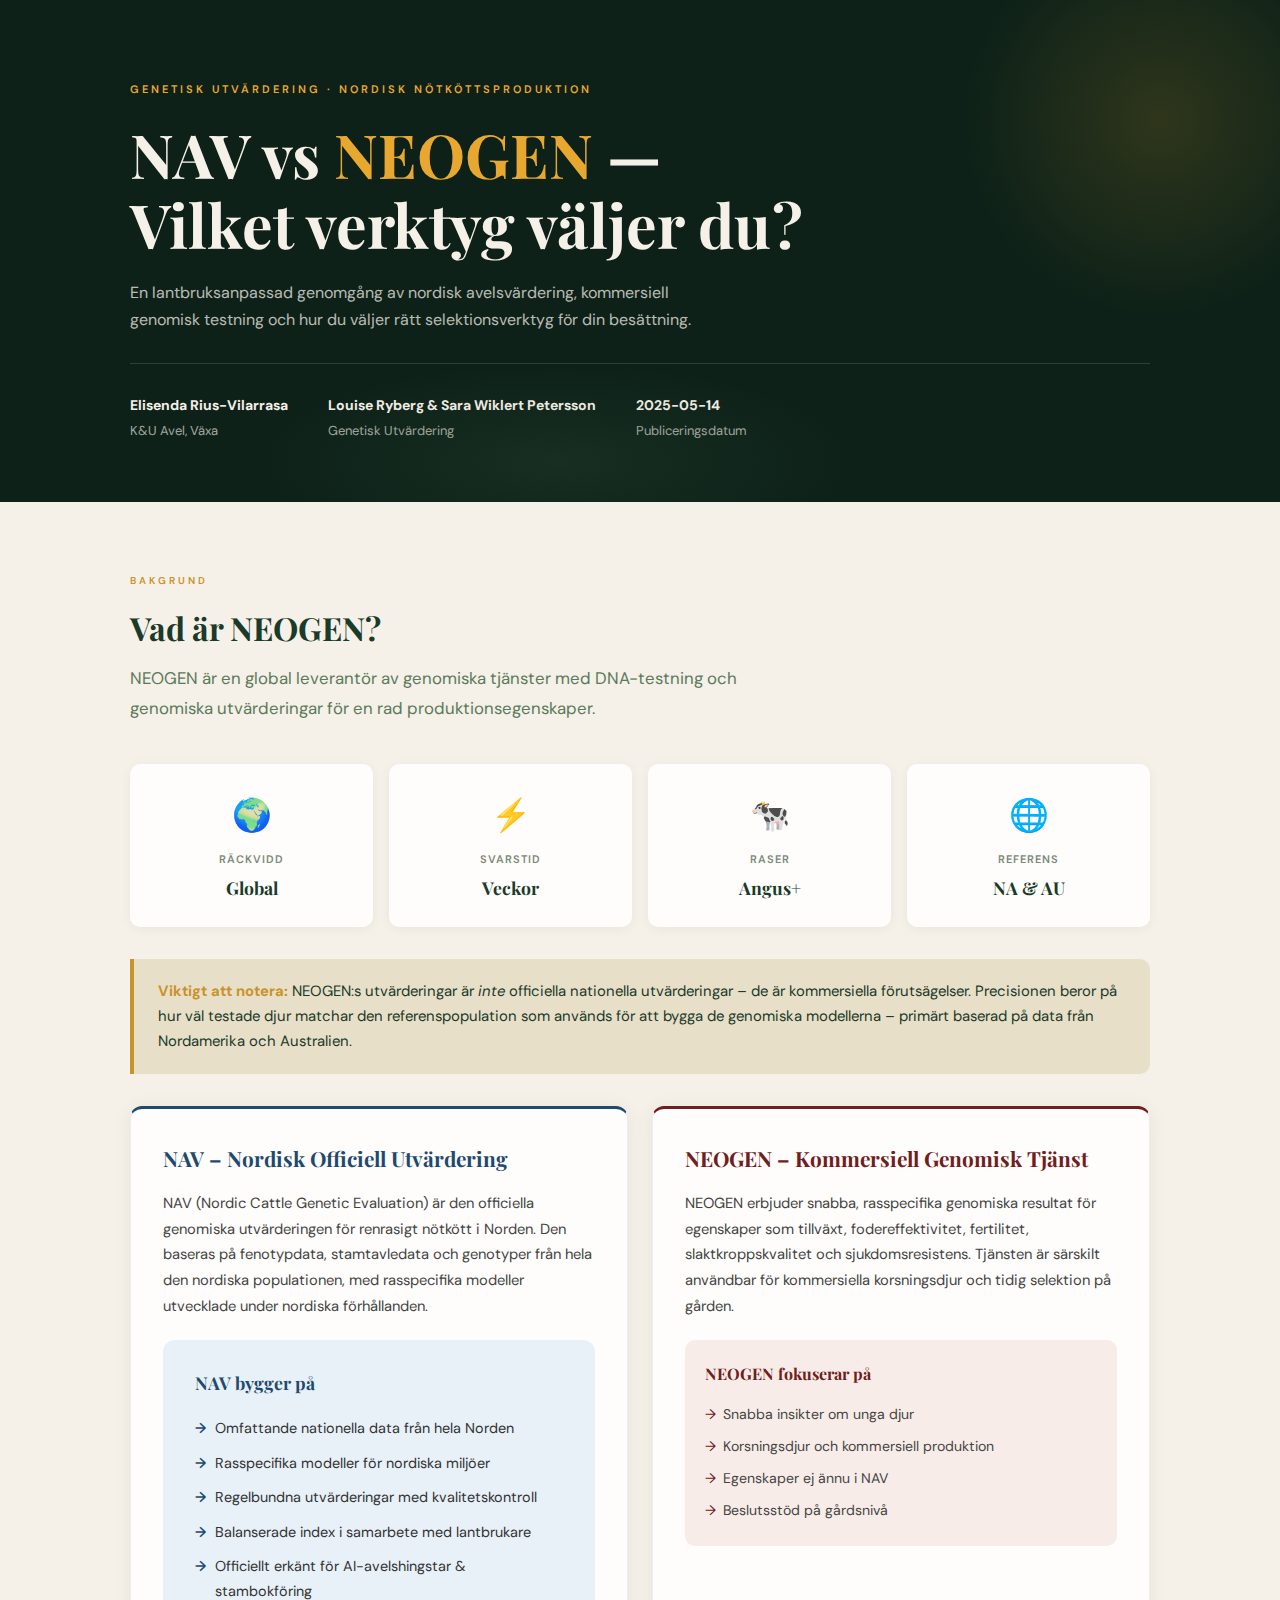
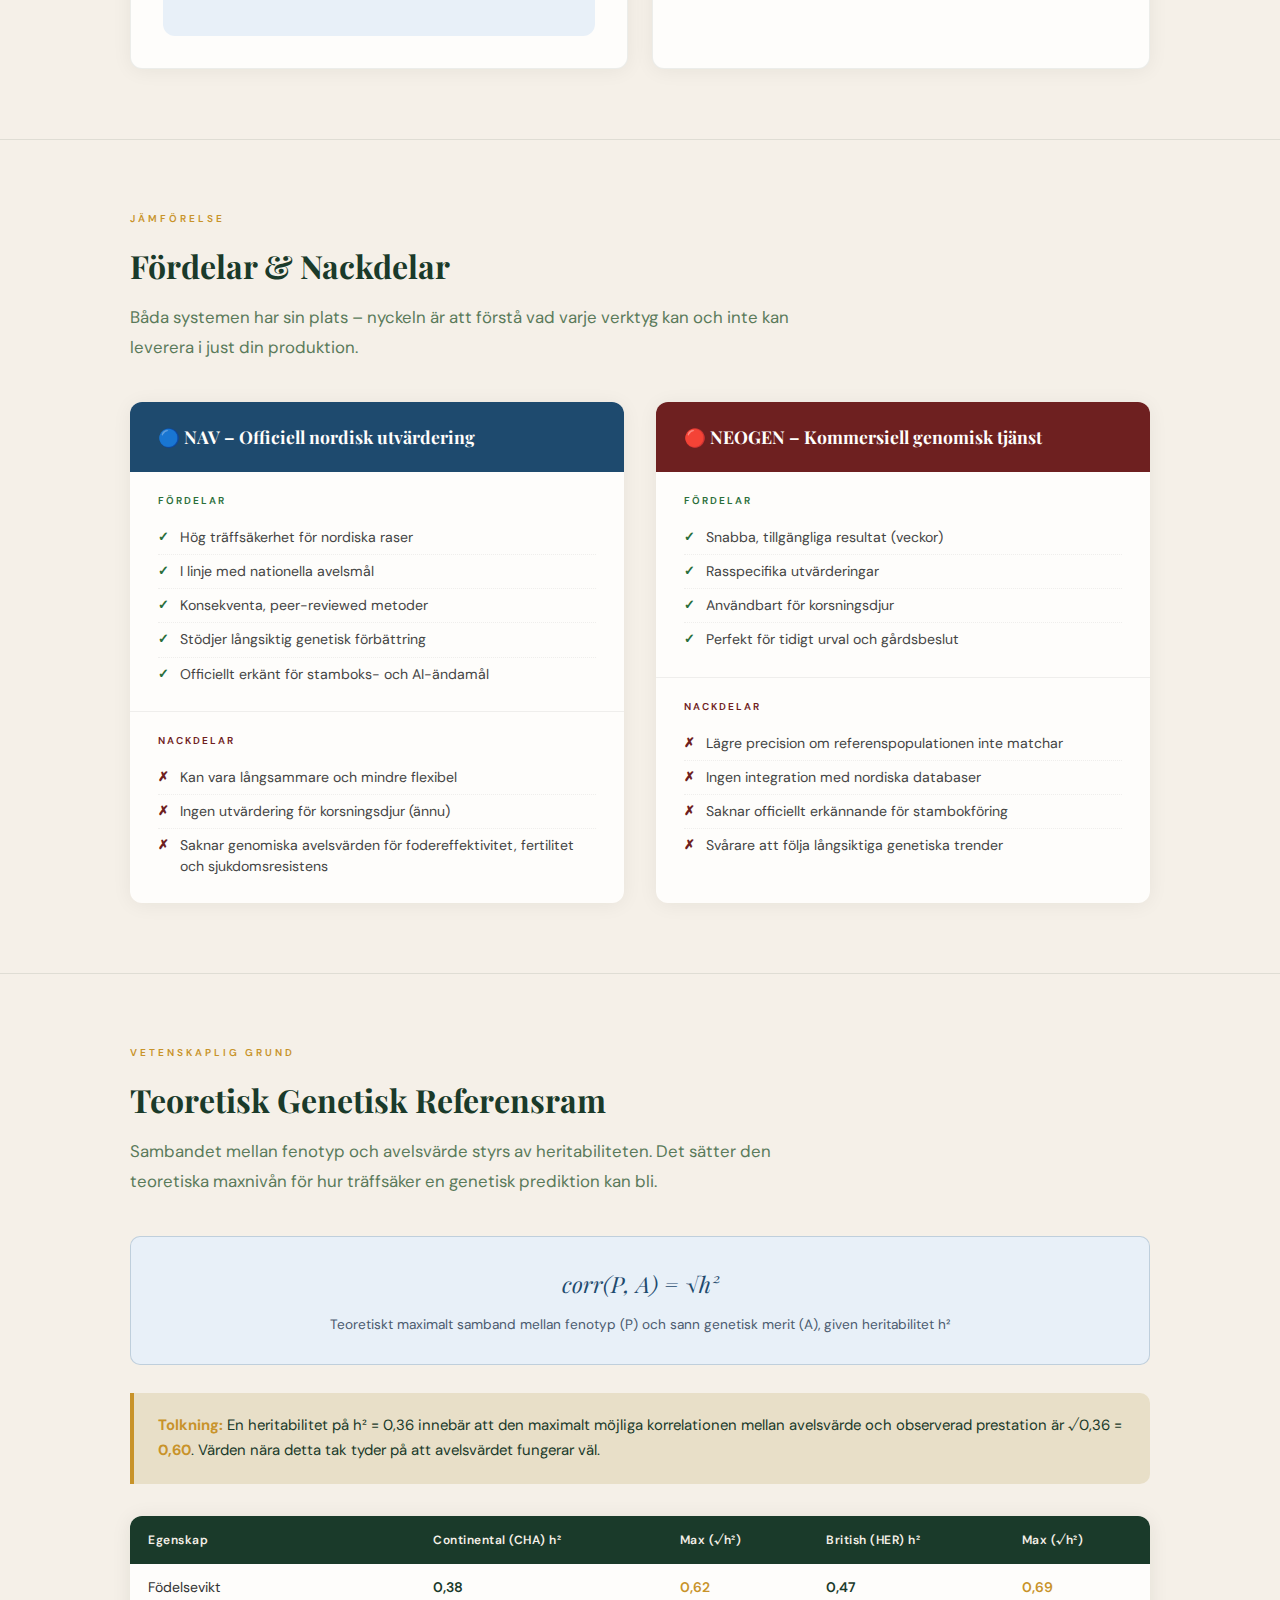
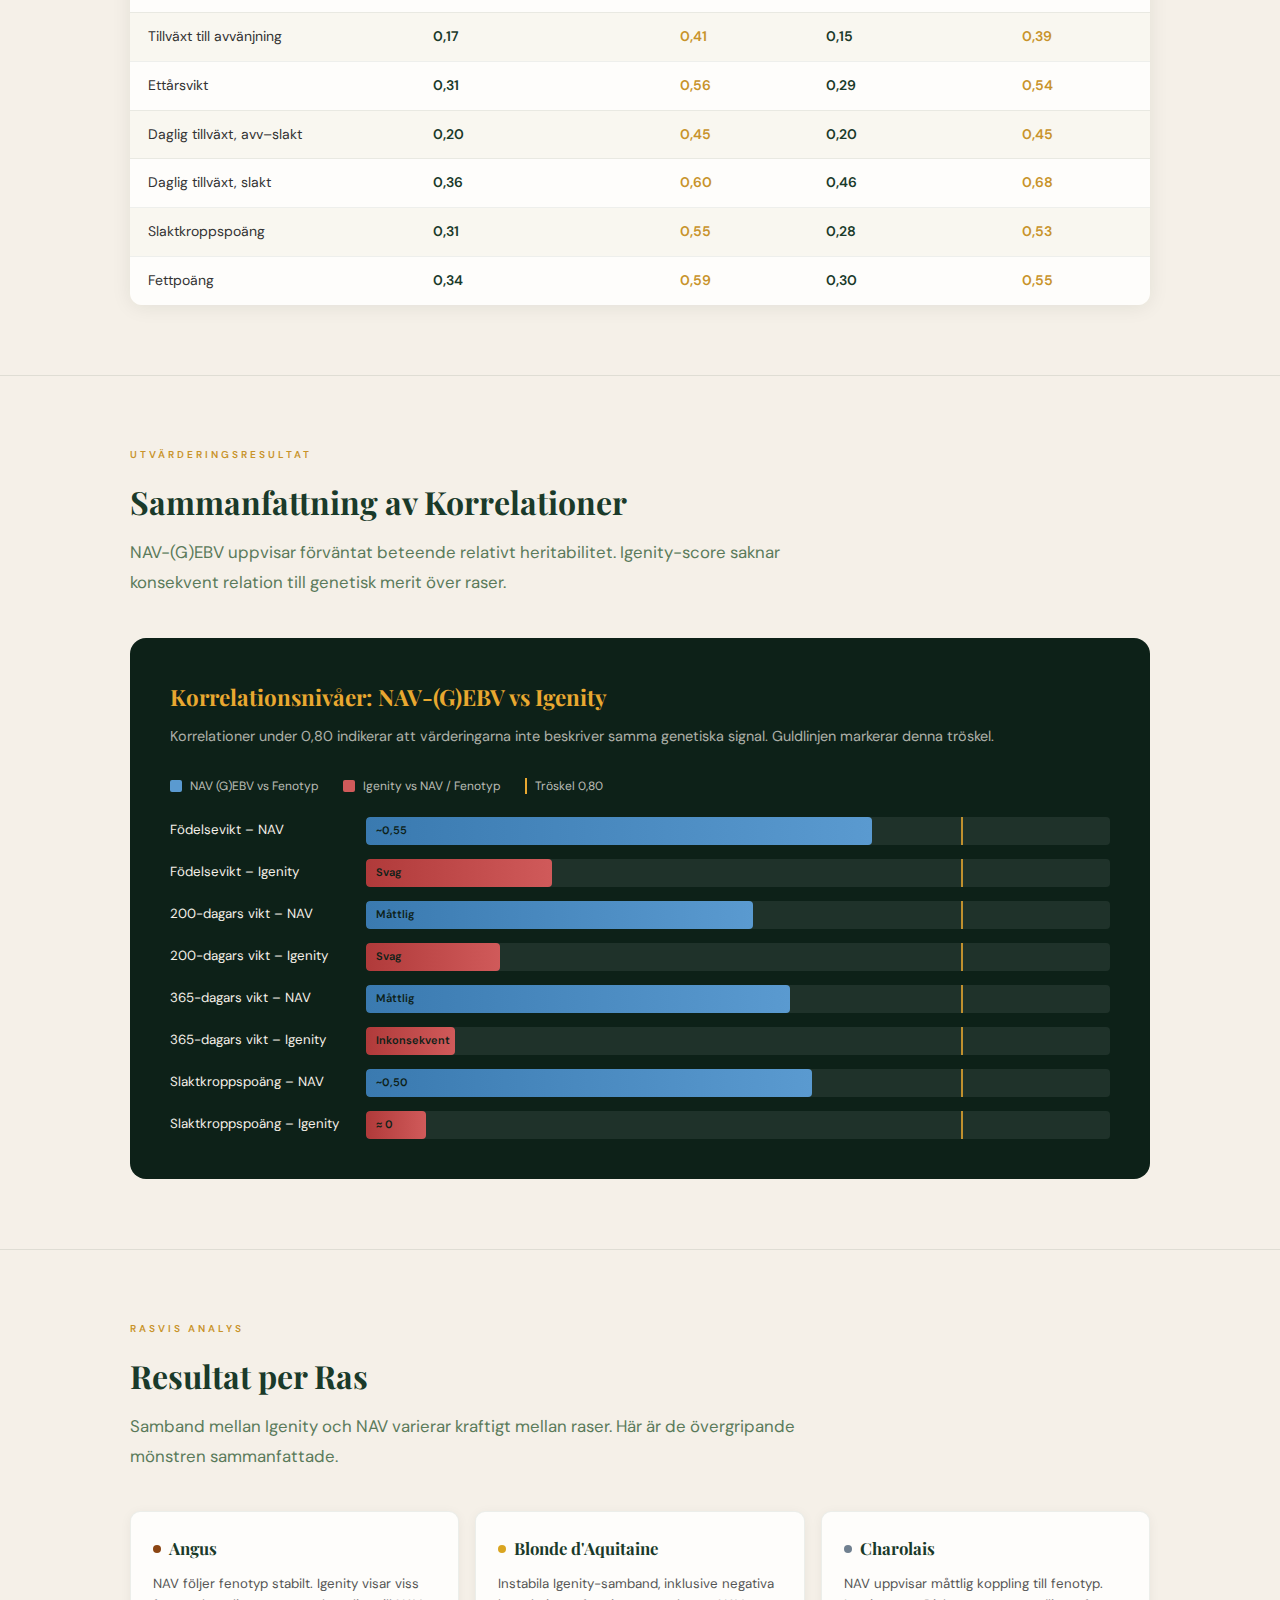
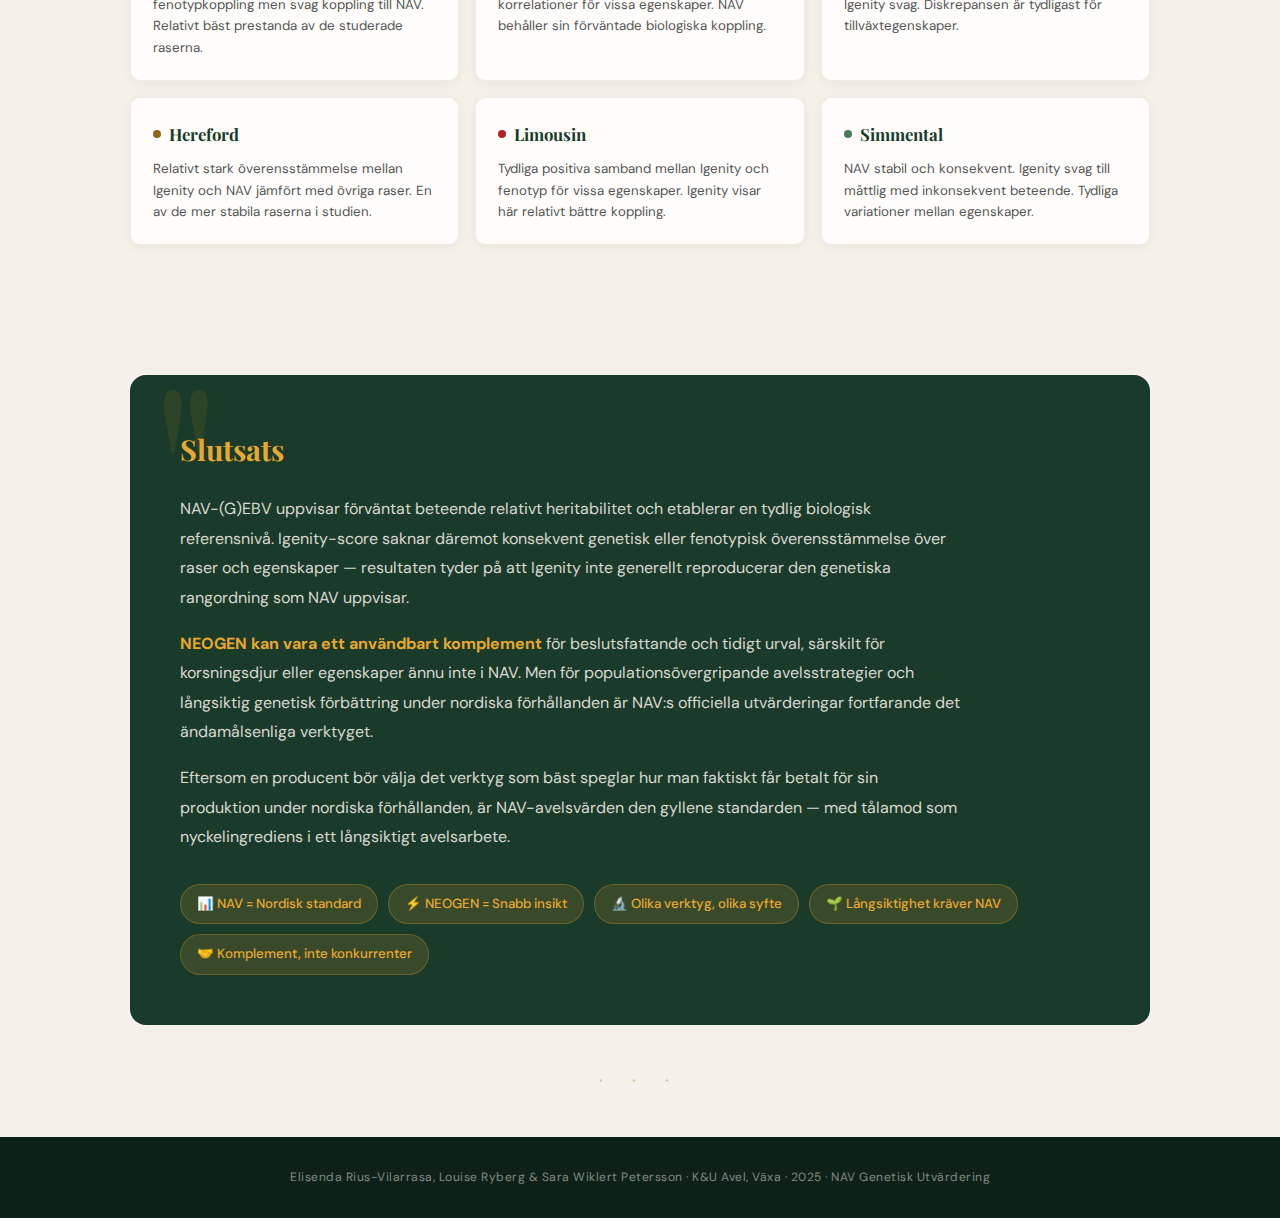
<file: nav_igenity/index.html>
<!DOCTYPE html>
<html lang="sv">
<head>
<meta charset="UTF-8">
<meta name="viewport" content="width=device-width, initial-scale=1.0">
<title>NAV vs NEOGEN – Genetisk Utvärdering</title>
<link href="https://fonts.googleapis.com/css2?family=Playfair+Display:wght@400;600;700;900&family=DM+Sans:wght@300;400;500;600&display=swap" rel="stylesheet">
<style>
  :root {
    --forest: #1a3a2a;
    --deep: #0d2118;
    --cream: #f5f0e8;
    --wheat: #e8dfc8;
    --gold: #c8932a;
    --amber: #e8a830;
    --sage: #5a7a5a;
    --muted: #7a8a78;
    --white: #fefdfb;
    --nav-blue: #1e4a6e;
    --nav-light: #e8f0f8;
    --neogen-red: #6e2020;
    --neogen-light: #f8ece8;
    --good: #2a6e3a;
    --bad: #6e2020;
    --neutral: #4a5a6e;
  }

  * { box-sizing: border-box; margin: 0; padding: 0; }

  body {
    font-family: 'DM Sans', sans-serif;
    background: var(--cream);
    color: var(--forest);
    line-height: 1.7;
  }

  /* HERO */
  .hero {
    background: var(--deep);
    color: var(--cream);
    padding: 80px 60px 60px;
    position: relative;
    overflow: hidden;
  }
  .hero::before {
    content: '';
    position: absolute;
    top: -80px; right: -80px;
    width: 400px; height: 400px;
    border-radius: 50%;
    background: radial-gradient(circle, rgba(200,147,42,0.18) 0%, transparent 70%);
  }
  .hero::after {
    content: '';
    position: absolute;
    bottom: -60px; left: 20%;
    width: 600px; height: 200px;
    background: radial-gradient(ellipse, rgba(90,122,90,0.15) 0%, transparent 70%);
  }
  .hero-label {
    font-family: 'DM Sans', sans-serif;
    font-size: 11px;
    font-weight: 600;
    letter-spacing: 3px;
    text-transform: uppercase;
    color: var(--amber);
    margin-bottom: 20px;
  }
  .hero h1 {
    font-family: 'Playfair Display', serif;
    font-size: clamp(2.2rem, 5vw, 3.8rem);
    font-weight: 700;
    line-height: 1.15;
    max-width: 700px;
    margin-bottom: 20px;
  }
  .hero h1 em {
    font-style: normal;
    color: var(--amber);
  }
  .hero-meta {
    display: flex;
    gap: 40px;
    margin-top: 30px;
    padding-top: 30px;
    border-top: 1px solid rgba(245,240,232,0.15);
    flex-wrap: wrap;
  }
  .hero-meta-item { font-size: 13px; color: rgba(245,240,232,0.65); }
  .hero-meta-item strong { display: block; color: var(--cream); font-size: 14px; margin-bottom: 2px; }

  /* LAYOUT */
  .container { max-width: 1100px; margin: 0 auto; padding: 0 40px; }

  section { padding: 70px 0; }
  section + section { border-top: 1px solid rgba(26,58,42,0.1); }

  h2 {
    font-family: 'Playfair Display', serif;
    font-size: 2rem;
    font-weight: 700;
    color: var(--forest);
    margin-bottom: 8px;
  }
  .section-label {
    font-size: 10px;
    font-weight: 600;
    letter-spacing: 3px;
    text-transform: uppercase;
    color: var(--gold);
    margin-bottom: 12px;
    display: block;
  }
  .section-intro {
    font-size: 1.05rem;
    color: var(--sage);
    max-width: 680px;
    margin-bottom: 40px;
    line-height: 1.8;
  }

  /* CARDS */
  .card-grid {
    display: grid;
    grid-template-columns: 1fr 1fr;
    gap: 24px;
    margin-top: 32px;
  }
  .card {
    background: var(--white);
    border-radius: 12px;
    padding: 32px;
    border: 1px solid rgba(26,58,42,0.08);
    box-shadow: 0 2px 20px rgba(13,33,24,0.06);
  }
  .card.nav { border-top: 3px solid var(--nav-blue); }
  .card.neogen { border-top: 3px solid var(--neogen-red); }
  .card h3 {
    font-family: 'Playfair Display', serif;
    font-size: 1.3rem;
    margin-bottom: 14px;
  }
  .card.nav h3 { color: var(--nav-blue); }
  .card.neogen h3 { color: var(--neogen-red); }
  .card p { font-size: 0.92rem; color: #444; line-height: 1.75; }

  /* PROS/CONS */
  .pros-cons-grid {
    display: grid;
    grid-template-columns: 1fr 1fr;
    gap: 32px;
    margin-top: 32px;
  }
  .pros-cons-panel {
    background: var(--white);
    border-radius: 12px;
    overflow: hidden;
    box-shadow: 0 2px 20px rgba(13,33,24,0.06);
  }
  .panel-header {
    padding: 20px 28px;
    font-family: 'Playfair Display', serif;
    font-size: 1.1rem;
    font-weight: 700;
    color: var(--white);
    display: flex;
    align-items: center;
    gap: 10px;
  }
  .panel-header.nav-header { background: var(--nav-blue); }
  .panel-header.neogen-header { background: var(--neogen-red); }

  .pros-list, .cons-list { padding: 20px 28px; }
  .pros-list h4, .cons-list h4 {
    font-size: 10px;
    font-weight: 600;
    letter-spacing: 2px;
    text-transform: uppercase;
    margin-bottom: 12px;
  }
  .pros-list h4 { color: var(--good); }
  .cons-list h4 { color: var(--bad); }
  .cons-list { border-top: 1px solid rgba(0,0,0,0.06); }

  .pros-list ul, .cons-list ul { list-style: none; }
  .pros-list li, .cons-list li {
    font-size: 0.88rem;
    color: #444;
    padding: 6px 0 6px 22px;
    position: relative;
    line-height: 1.5;
    border-bottom: 1px dotted rgba(0,0,0,0.06);
  }
  .pros-list li:last-child, .cons-list li:last-child { border-bottom: none; }
  .pros-list li::before {
    content: '✓';
    position: absolute; left: 0;
    color: var(--good);
    font-weight: 700;
    font-size: 13px;
  }
  .cons-list li::before {
    content: '✗';
    position: absolute; left: 0;
    color: var(--bad);
    font-weight: 700;
    font-size: 13px;
  }

  /* HERITABILITY TABLE */
  .table-wrap {
    overflow-x: auto;
    margin-top: 32px;
    border-radius: 12px;
    box-shadow: 0 2px 20px rgba(13,33,24,0.08);
  }
  table {
    width: 100%;
    border-collapse: collapse;
    background: var(--white);
    font-size: 0.875rem;
  }
  thead tr {
    background: var(--forest);
    color: var(--cream);
  }
  thead th {
    padding: 14px 18px;
    text-align: left;
    font-weight: 600;
    font-size: 12px;
    letter-spacing: 0.5px;
  }
  tbody tr { border-bottom: 1px solid rgba(26,58,42,0.07); }
  tbody tr:last-child { border-bottom: none; }
  tbody td {
    padding: 12px 18px;
    color: #333;
  }
  tbody tr:nth-child(even) { background: rgba(232,223,200,0.2); }
  .h2-val { font-weight: 600; color: var(--forest); }
  .max-val { color: var(--gold); font-weight: 600; }

  /* CORRELATION CHART */
  .corr-section {
    background: var(--deep);
    color: var(--cream);
    border-radius: 16px;
    padding: 40px;
    margin-top: 40px;
  }
  .corr-section h3 {
    font-family: 'Playfair Display', serif;
    font-size: 1.4rem;
    margin-bottom: 8px;
    color: var(--amber);
  }
  .corr-section p { font-size: 0.9rem; color: rgba(245,240,232,0.7); margin-bottom: 28px; }

  .corr-bars { display: flex; flex-direction: column; gap: 14px; }
  .corr-row { display: flex; align-items: center; gap: 16px; }
  .corr-label {
    width: 180px;
    font-size: 0.83rem;
    color: var(--cream);
    flex-shrink: 0;
  }
  .corr-bar-wrap {
    flex: 1;
    background: rgba(255,255,255,0.08);
    border-radius: 4px;
    height: 28px;
    position: relative;
    overflow: hidden;
  }
  .corr-bar {
    height: 100%;
    border-radius: 4px;
    display: flex;
    align-items: center;
    padding-left: 10px;
    font-size: 11px;
    font-weight: 600;
    color: var(--deep);
    min-width: 40px;
    transition: width 1s ease;
    position: relative;
  }
  .corr-bar.nav-bar { background: linear-gradient(90deg, #3a7ab0, #5a9ad0); }
  .corr-bar.igenity-bar { background: linear-gradient(90deg, #b03a3a, #d05a5a); }
  .corr-threshold {
    position: absolute;
    top: 0;
    height: 100%;
    width: 2px;
    background: var(--amber);
    opacity: 0.8;
  }

  .corr-legend {
    display: flex;
    gap: 24px;
    margin-bottom: 20px;
    flex-wrap: wrap;
  }
  .legend-item { display: flex; align-items: center; gap: 8px; font-size: 12px; color: rgba(245,240,232,0.75); }
  .legend-dot { width: 12px; height: 12px; border-radius: 2px; }
  .legend-dot.nav { background: #5a9ad0; }
  .legend-dot.igenity { background: #d05a5a; }
  .legend-dot.threshold { background: var(--amber); width: 2px; height: 16px; border-radius: 0; }

  /* RACE CARDS */
  .race-grid {
    display: grid;
    grid-template-columns: repeat(3, 1fr);
    gap: 16px;
    margin-top: 32px;
  }
  .race-card {
    background: var(--white);
    border-radius: 10px;
    padding: 22px;
    border: 1px solid rgba(26,58,42,0.08);
    box-shadow: 0 2px 12px rgba(13,33,24,0.05);
  }
  .race-card h4 {
    font-family: 'Playfair Display', serif;
    font-size: 1.05rem;
    margin-bottom: 10px;
    color: var(--forest);
    display: flex;
    align-items: center;
    gap: 8px;
  }
  .race-badge {
    display: inline-block;
    width: 8px; height: 8px;
    border-radius: 50%;
    background: var(--gold);
  }
  .race-card p { font-size: 0.83rem; color: #555; line-height: 1.6; }

  /* CONCLUSION BOX */
  .conclusion {
    background: var(--forest);
    color: var(--cream);
    border-radius: 16px;
    padding: 50px;
    position: relative;
    overflow: hidden;
    margin-top: 60px;
  }
  .conclusion::before {
    content: '"';
    font-family: 'Playfair Display', serif;
    font-size: 240px;
    color: rgba(200,147,42,0.12);
    position: absolute;
    top: -30px; left: 20px;
    line-height: 1;
  }
  .conclusion h2 {
    color: var(--amber);
    font-size: 1.8rem;
    margin-bottom: 20px;
  }
  .conclusion p {
    max-width: 780px;
    font-size: 1.0rem;
    line-height: 1.85;
    color: rgba(245,240,232,0.88);
    margin-bottom: 16px;
  }

  /* KEY MESSAGE PILLS */
  .key-messages {
    display: flex;
    flex-wrap: wrap;
    gap: 10px;
    margin-top: 32px;
  }
  .key-pill {
    background: rgba(200,147,42,0.18);
    border: 1px solid rgba(200,147,42,0.35);
    color: var(--amber);
    padding: 8px 16px;
    border-radius: 30px;
    font-size: 0.83rem;
    font-weight: 500;
  }

  /* CALLOUT */
  .callout {
    background: var(--wheat);
    border-left: 4px solid var(--gold);
    border-radius: 0 10px 10px 0;
    padding: 20px 24px;
    margin: 28px 0;
    font-size: 0.93rem;
    color: var(--forest);
    line-height: 1.7;
  }
  .callout strong { color: var(--gold); }

  /* FORMULA BOX */
  .formula-box {
    background: var(--nav-light);
    border: 1px solid rgba(30,74,110,0.2);
    border-radius: 10px;
    padding: 28px 32px;
    margin: 28px 0;
    text-align: center;
  }
  .formula {
    font-size: 1.4rem;
    font-family: 'Playfair Display', serif;
    color: var(--nav-blue);
    font-style: italic;
    margin-bottom: 10px;
  }
  .formula-note { font-size: 0.85rem; color: var(--neutral); }

  /* SCORE VISUAL */
  .score-grid {
    display: grid;
    grid-template-columns: repeat(4, 1fr);
    gap: 16px;
    margin: 32px 0;
  }
  .score-card {
    text-align: center;
    background: var(--white);
    border-radius: 10px;
    padding: 24px 16px;
    box-shadow: 0 2px 12px rgba(13,33,24,0.05);
  }
  .score-icon { font-size: 2rem; margin-bottom: 8px; }
  .score-label { font-size: 11px; font-weight: 600; letter-spacing: 1px; text-transform: uppercase; color: var(--muted); margin-bottom: 4px; }
  .score-value { font-family: 'Playfair Display', serif; font-size: 1.6rem; font-weight: 700; color: var(--forest); }

  /* NAV BULLET BOXES */
  .highlight-box {
    background: var(--nav-light);
    border-radius: 12px;
    padding: 28px 32px;
    margin-top: 28px;
  }
  .highlight-box h4 {
    font-family: 'Playfair Display', serif;
    font-size: 1.1rem;
    color: var(--nav-blue);
    margin-bottom: 14px;
  }
  .highlight-box ul { list-style: none; }
  .highlight-box li {
    font-size: 0.9rem;
    color: #333;
    padding: 5px 0 5px 20px;
    position: relative;
  }
  .highlight-box li::before {
    content: '→';
    position: absolute; left: 0;
    color: var(--nav-blue);
    font-weight: 600;
  }

  /* DIVIDER */
  .ornament {
    text-align: center;
    color: var(--gold);
    font-size: 1.2rem;
    letter-spacing: 12px;
    padding: 20px 0;
    opacity: 0.5;
  }

  footer {
    background: var(--deep);
    color: rgba(245,240,232,0.5);
    text-align: center;
    padding: 30px;
    font-size: 12px;
    letter-spacing: 0.5px;
  }

  @media (max-width: 768px) {
    .card-grid, .pros-cons-grid, .race-grid, .score-grid { grid-template-columns: 1fr; }
    .hero { padding: 50px 24px 40px; }
    .container { padding: 0 20px; }
    section { padding: 50px 0; }
    .conclusion { padding: 32px 24px; }
    .corr-label { width: 130px; font-size: 0.75rem; }
  }
</style>
</head>
<body>

<!-- HERO -->
<div class="hero">
  <div class="container">
    <div class="hero-label">Genetisk Utvärdering · Nordisk Nötköttsproduktion</div>
    <h1>NAV vs <em>NEOGEN</em> — Vilket verktyg väljer du?</h1>
    <p style="max-width:600px; color: rgba(245,240,232,0.75); font-size:1rem; margin-top: 16px;">
      En lantbruksanpassad genomgång av nordisk avelsvärdering, kommersiell genomisk testning och hur du väljer rätt selektionsverktyg för din besättning.
    </p>
    <div class="hero-meta">
      <div class="hero-meta-item"><strong>Elisenda Rius-Vilarrasa</strong>K&U Avel, Växa</div>
      <div class="hero-meta-item"><strong>Louise Ryberg & Sara Wiklert Petersson</strong>Genetisk Utvärdering</div>
      <div class="hero-meta-item"><strong>2025-05-14</strong>Publiceringsdatum</div>
    </div>
  </div>
</div>

<!-- BAKGRUND -->
<section>
  <div class="container">
    <span class="section-label">Bakgrund</span>
    <h2>Vad är NEOGEN?</h2>
    <p class="section-intro">NEOGEN är en global leverantör av genomiska tjänster med DNA-testning och genomiska utvärderingar för en rad produktionsegenskaper.</p>

    <div class="score-grid">
      <div class="score-card">
        <div class="score-icon">🌍</div>
        <div class="score-label">Räckvidd</div>
        <div class="score-value" style="font-size:1.1rem;">Global</div>
      </div>
      <div class="score-card">
        <div class="score-icon">⚡</div>
        <div class="score-label">Svarstid</div>
        <div class="score-value" style="font-size:1.1rem;">Veckor</div>
      </div>
      <div class="score-card">
        <div class="score-icon">🐄</div>
        <div class="score-label">Raser</div>
        <div class="score-value" style="font-size:1.1rem;">Angus+</div>
      </div>
      <div class="score-card">
        <div class="score-icon">🌐</div>
        <div class="score-label">Referens</div>
        <div class="score-value" style="font-size:1.1rem;">NA & AU</div>
      </div>
    </div>

    <div class="callout">
      <strong>Viktigt att notera:</strong> NEOGEN:s utvärderingar är <em>inte</em> officiella nationella utvärderingar – de är kommersiella förutsägelser. Precisionen beror på hur väl testade djur matchar den referenspopulation som används för att bygga de genomiska modellerna – primärt baserad på data från Nordamerika och Australien.
    </div>

    <div class="card-grid">
      <div class="card nav">
        <h3>NAV – Nordisk Officiell Utvärdering</h3>
        <p>NAV (Nordic Cattle Genetic Evaluation) är den officiella genomiska utvärderingen för renrasigt nötkött i Norden. Den baseras på fenotypdata, stamtavledata och genotyper från hela den nordiska populationen, med rasspecifika modeller utvecklade under nordiska förhållanden.</p>
        <div class="highlight-box" style="margin-top:20px;">
          <h4>NAV bygger på</h4>
          <ul>
            <li>Omfattande nationella data från hela Norden</li>
            <li>Rasspecifika modeller för nordiska miljöer</li>
            <li>Regelbundna utvärderingar med kvalitetskontroll</li>
            <li>Balanserade index i samarbete med lantbrukare</li>
            <li>Officiellt erkänt för AI-avelshingstar & stambokföring</li>
          </ul>
        </div>
      </div>
      <div class="card neogen">
        <h3>NEOGEN – Kommersiell Genomisk Tjänst</h3>
        <p>NEOGEN erbjuder snabba, rasspecifika genomiska resultat för egenskaper som tillväxt, fodereffektivitet, fertilitet, slaktkroppskvalitet och sjukdomsresistens. Tjänsten är särskilt användbar för kommersiella korsningsdjur och tidig selektion på gården.</p>
        <div style="background: var(--neogen-light); border-radius: 10px; padding: 20px; margin-top: 20px;">
          <h4 style="font-family: 'Playfair Display', serif; font-size: 1rem; color: var(--neogen-red); margin-bottom: 12px;">NEOGEN fokuserar på</h4>
          <ul style="list-style: none;">
            <li style="font-size:0.88rem; padding: 4px 0 4px 18px; position:relative; color:#444;" ><span style="position:absolute;left:0;color:var(--neogen-red);">→</span>Snabba insikter om unga djur</li>
            <li style="font-size:0.88rem; padding: 4px 0 4px 18px; position:relative; color:#444;"><span style="position:absolute;left:0;color:var(--neogen-red);">→</span>Korsningsdjur och kommersiell produktion</li>
            <li style="font-size:0.88rem; padding: 4px 0 4px 18px; position:relative; color:#444;"><span style="position:absolute;left:0;color:var(--neogen-red);">→</span>Egenskaper ej ännu i NAV</li>
            <li style="font-size:0.88rem; padding: 4px 0 4px 18px; position:relative; color:#444;"><span style="position:absolute;left:0;color:var(--neogen-red);">→</span>Beslutsstöd på gårdsnivå</li>
          </ul>
        </div>
      </div>
    </div>
  </div>
</section>

<!-- PROS CONS -->
<section>
  <div class="container">
    <span class="section-label">Jämförelse</span>
    <h2>Fördelar & Nackdelar</h2>
    <p class="section-intro">Båda systemen har sin plats – nyckeln är att förstå vad varje verktyg kan och inte kan leverera i just din produktion.</p>

    <div class="pros-cons-grid">
      <div class="pros-cons-panel">
        <div class="panel-header nav-header">🔵 NAV – Officiell nordisk utvärdering</div>
        <div class="pros-list">
          <h4>Fördelar</h4>
          <ul>
            <li>Hög träffsäkerhet för nordiska raser</li>
            <li>I linje med nationella avelsmål</li>
            <li>Konsekventa, peer-reviewed metoder</li>
            <li>Stödjer långsiktig genetisk förbättring</li>
            <li>Officiellt erkänt för stamboks- och AI-ändamål</li>
          </ul>
        </div>
        <div class="cons-list">
          <h4>Nackdelar</h4>
          <ul>
            <li>Kan vara långsammare och mindre flexibel</li>
            <li>Ingen utvärdering för korsningsdjur (ännu)</li>
            <li>Saknar genomiska avelsvärden för fodereffektivitet, fertilitet och sjukdomsresistens</li>
          </ul>
        </div>
      </div>

      <div class="pros-cons-panel">
        <div class="panel-header neogen-header">🔴 NEOGEN – Kommersiell genomisk tjänst</div>
        <div class="pros-list">
          <h4>Fördelar</h4>
          <ul>
            <li>Snabba, tillgängliga resultat (veckor)</li>
            <li>Rasspecifika utvärderingar</li>
            <li>Användbart för korsningsdjur</li>
            <li>Perfekt för tidigt urval och gårdsbeslut</li>
          </ul>
        </div>
        <div class="cons-list">
          <h4>Nackdelar</h4>
          <ul>
            <li>Lägre precision om referenspopulationen inte matchar</li>
            <li>Ingen integration med nordiska databaser</li>
            <li>Saknar officiellt erkännande för stambokföring</li>
            <li>Svårare att följa långsiktiga genetiska trender</li>
          </ul>
        </div>
      </div>
    </div>
  </div>
</section>

<!-- GENETISK TEORI -->
<section>
  <div class="container">
    <span class="section-label">Vetenskaplig Grund</span>
    <h2>Teoretisk Genetisk Referensram</h2>
    <p class="section-intro">Sambandet mellan fenotyp och avelsvärde styrs av heritabiliteten. Det sätter den teoretiska maxnivån för hur träffsäker en genetisk prediktion kan bli.</p>

    <div class="formula-box">
      <div class="formula">corr(P, A) = √h²</div>
      <div class="formula-note">Teoretiskt maximalt samband mellan fenotyp (P) och sann genetisk merit (A), given heritabilitet h²</div>
    </div>

    <div class="callout">
      <strong>Tolkning:</strong> En heritabilitet på h² = 0,36 innebär att den maximalt möjliga korrelationen mellan avelsvärde och observerad prestation är √0,36 = <strong>0,60</strong>. Värden nära detta tak tyder på att avelsvärdet fungerar väl.
    </div>

    <div class="table-wrap">
      <table>
        <thead>
          <tr>
            <th>Egenskap</th>
            <th>Continental (CHA) h²</th>
            <th>Max (√h²)</th>
            <th>British (HER) h²</th>
            <th>Max (√h²)</th>
          </tr>
        </thead>
        <tbody>
          <tr><td>Födelsevikt</td><td class="h2-val">0,38</td><td class="max-val">0,62</td><td class="h2-val">0,47</td><td class="max-val">0,69</td></tr>
          <tr><td>Tillväxt till avvänjning</td><td class="h2-val">0,17</td><td class="max-val">0,41</td><td class="h2-val">0,15</td><td class="max-val">0,39</td></tr>
          <tr><td>Ettårsvikt</td><td class="h2-val">0,31</td><td class="max-val">0,56</td><td class="h2-val">0,29</td><td class="max-val">0,54</td></tr>
          <tr><td>Daglig tillväxt, avv–slakt</td><td class="h2-val">0,20</td><td class="max-val">0,45</td><td class="h2-val">0,20</td><td class="max-val">0,45</td></tr>
          <tr><td>Daglig tillväxt, slakt</td><td class="h2-val">0,36</td><td class="max-val">0,60</td><td class="h2-val">0,46</td><td class="max-val">0,68</td></tr>
          <tr><td>Slaktkroppspoäng</td><td class="h2-val">0,31</td><td class="max-val">0,55</td><td class="h2-val">0,28</td><td class="max-val">0,53</td></tr>
          <tr><td>Fettpoäng</td><td class="h2-val">0,34</td><td class="max-val">0,59</td><td class="h2-val">0,30</td><td class="max-val">0,55</td></tr>
        </tbody>
      </table>
    </div>
  </div>
</section>

<!-- CORRELATION VISUALIZATION -->
<section>
  <div class="container">
    <span class="section-label">Utvärderingsresultat</span>
    <h2>Sammanfattning av Korrelationer</h2>
    <p class="section-intro">NAV-(G)EBV uppvisar förväntat beteende relativt heritabilitet. Igenity-score saknar konsekvent relation till genetisk merit över raser.</p>

    <div class="corr-section">
      <h3>Korrelationsnivåer: NAV-(G)EBV vs Igenity</h3>
      <p>Korrelationer under 0,80 indikerar att värderingarna inte beskriver samma genetiska signal. Guldlinjen markerar denna tröskel.</p>

      <div class="corr-legend">
        <div class="legend-item"><div class="legend-dot nav"></div> NAV (G)EBV vs Fenotyp</div>
        <div class="legend-item"><div class="legend-dot igenity"></div> Igenity vs NAV / Fenotyp</div>
        <div class="legend-item"><div class="legend-dot threshold"></div> Tröskel 0,80</div>
      </div>

      <div class="corr-bars">
        <div class="corr-row">
          <div class="corr-label">Födelsevikt – NAV</div>
          <div class="corr-bar-wrap">
            <div class="corr-bar nav-bar" style="width:68%">~0,55</div>
            <div class="corr-threshold" style="left:80%"></div>
          </div>
        </div>
        <div class="corr-row">
          <div class="corr-label">Födelsevikt – Igenity</div>
          <div class="corr-bar-wrap">
            <div class="corr-bar igenity-bar" style="width:25%">Svag</div>
            <div class="corr-threshold" style="left:80%"></div>
          </div>
        </div>
        <div class="corr-row">
          <div class="corr-label">200-dagars vikt – NAV</div>
          <div class="corr-bar-wrap">
            <div class="corr-bar nav-bar" style="width:52%">Måttlig</div>
            <div class="corr-threshold" style="left:80%"></div>
          </div>
        </div>
        <div class="corr-row">
          <div class="corr-label">200-dagars vikt – Igenity</div>
          <div class="corr-bar-wrap">
            <div class="corr-bar igenity-bar" style="width:18%">Svag</div>
            <div class="corr-threshold" style="left:80%"></div>
          </div>
        </div>
        <div class="corr-row">
          <div class="corr-label">365-dagars vikt – NAV</div>
          <div class="corr-bar-wrap">
            <div class="corr-bar nav-bar" style="width:57%">Måttlig</div>
            <div class="corr-threshold" style="left:80%"></div>
          </div>
        </div>
        <div class="corr-row">
          <div class="corr-label">365-dagars vikt – Igenity</div>
          <div class="corr-bar-wrap">
            <div class="corr-bar igenity-bar" style="width:12%">Inkonsekvent</div>
            <div class="corr-threshold" style="left:80%"></div>
          </div>
        </div>
        <div class="corr-row">
          <div class="corr-label">Slaktkroppspoäng – NAV</div>
          <div class="corr-bar-wrap">
            <div class="corr-bar nav-bar" style="width:60%">~0,50</div>
            <div class="corr-threshold" style="left:80%"></div>
          </div>
        </div>
        <div class="corr-row">
          <div class="corr-label">Slaktkroppspoäng – Igenity</div>
          <div class="corr-bar-wrap">
            <div class="corr-bar igenity-bar" style="width:8%">≈ 0</div>
            <div class="corr-threshold" style="left:80%"></div>
          </div>
        </div>
      </div>
    </div>
  </div>
</section>

<!-- RACE BREAKDOWN -->
<section>
  <div class="container">
    <span class="section-label">Rasvis Analys</span>
    <h2>Resultat per Ras</h2>
    <p class="section-intro">Samband mellan Igenity och NAV varierar kraftigt mellan raser. Här är de övergripande mönstren sammanfattade.</p>

    <div class="race-grid">
      <div class="race-card">
        <h4><span class="race-badge" style="background:#8B4513"></span>Angus</h4>
        <p>NAV följer fenotyp stabilt. Igenity visar viss fenotypkoppling men svag koppling till NAV. Relativt bäst prestanda av de studerade raserna.</p>
      </div>
      <div class="race-card">
        <h4><span class="race-badge" style="background:#DAA520"></span>Blonde d'Aquitaine</h4>
        <p>Instabila Igenity-samband, inklusive negativa korrelationer för vissa egenskaper. NAV behåller sin förväntade biologiska koppling.</p>
      </div>
      <div class="race-card">
        <h4><span class="race-badge" style="background:#708090"></span>Charolais</h4>
        <p>NAV uppvisar måttlig koppling till fenotyp. Igenity svag. Diskrepansen är tydligast för tillväxtegenskaper.</p>
      </div>
      <div class="race-card">
        <h4><span class="race-badge" style="background:#8B6914"></span>Hereford</h4>
        <p>Relativt stark överensstämmelse mellan Igenity och NAV jämfört med övriga raser. En av de mer stabila raserna i studien.</p>
      </div>
      <div class="race-card">
        <h4><span class="race-badge" style="background:#B22222"></span>Limousin</h4>
        <p>Tydliga positiva samband mellan Igenity och fenotyp för vissa egenskaper. Igenity visar här relativt bättre koppling.</p>
      </div>
      <div class="race-card">
        <h4><span class="race-badge" style="background:#4A7C59"></span>Simmental</h4>
        <p>NAV stabil och konsekvent. Igenity svag till måttlig med inkonsekvent beteende. Tydliga variationer mellan egenskaper.</p>
      </div>
    </div>
  </div>
</section>

<!-- CONCLUSION -->
<div class="container">
  <div class="conclusion">
    <h2>Slutsats</h2>
    <p>
      NAV-(G)EBV uppvisar förväntat beteende relativt heritabilitet och etablerar en tydlig biologisk referensnivå. Igenity-score saknar däremot konsekvent genetisk eller fenotypisk överensstämmelse över raser och egenskaper — resultaten tyder på att Igenity inte generellt reproducerar den genetiska rangordning som NAV uppvisar.
    </p>
    <p>
      <strong style="color: var(--amber);">NEOGEN kan vara ett användbart komplement</strong> för beslutsfattande och tidigt urval, särskilt för korsningsdjur eller egenskaper ännu inte i NAV. Men för populationsövergripande avelsstrategier och långsiktig genetisk förbättring under nordiska förhållanden är NAV:s officiella utvärderingar fortfarande det ändamålsenliga verktyget.
    </p>
    <p>
      Eftersom en producent bör välja det verktyg som bäst speglar hur man faktiskt får betalt för sin produktion under nordiska förhållanden, är NAV-avelsvärden den gyllene standarden — med tålamod som nyckelingrediens i ett långsiktigt avelsarbete.
    </p>

    <div class="key-messages">
      <div class="key-pill">📊 NAV = Nordisk standard</div>
      <div class="key-pill">⚡ NEOGEN = Snabb insikt</div>
      <div class="key-pill">🔬 Olika verktyg, olika syfte</div>
      <div class="key-pill">🌱 Långsiktighet kräver NAV</div>
      <div class="key-pill">🤝 Komplement, inte konkurrenter</div>
    </div>
  </div>
</div>

<div class="ornament" style="padding: 40px 0;">· · ·</div>

<footer>
  Elisenda Rius-Vilarrasa, Louise Ryberg & Sara Wiklert Petersson · K&U Avel, Växa · 2025 · NAV Genetisk Utvärdering
</footer>

</body>
</html>
</file>
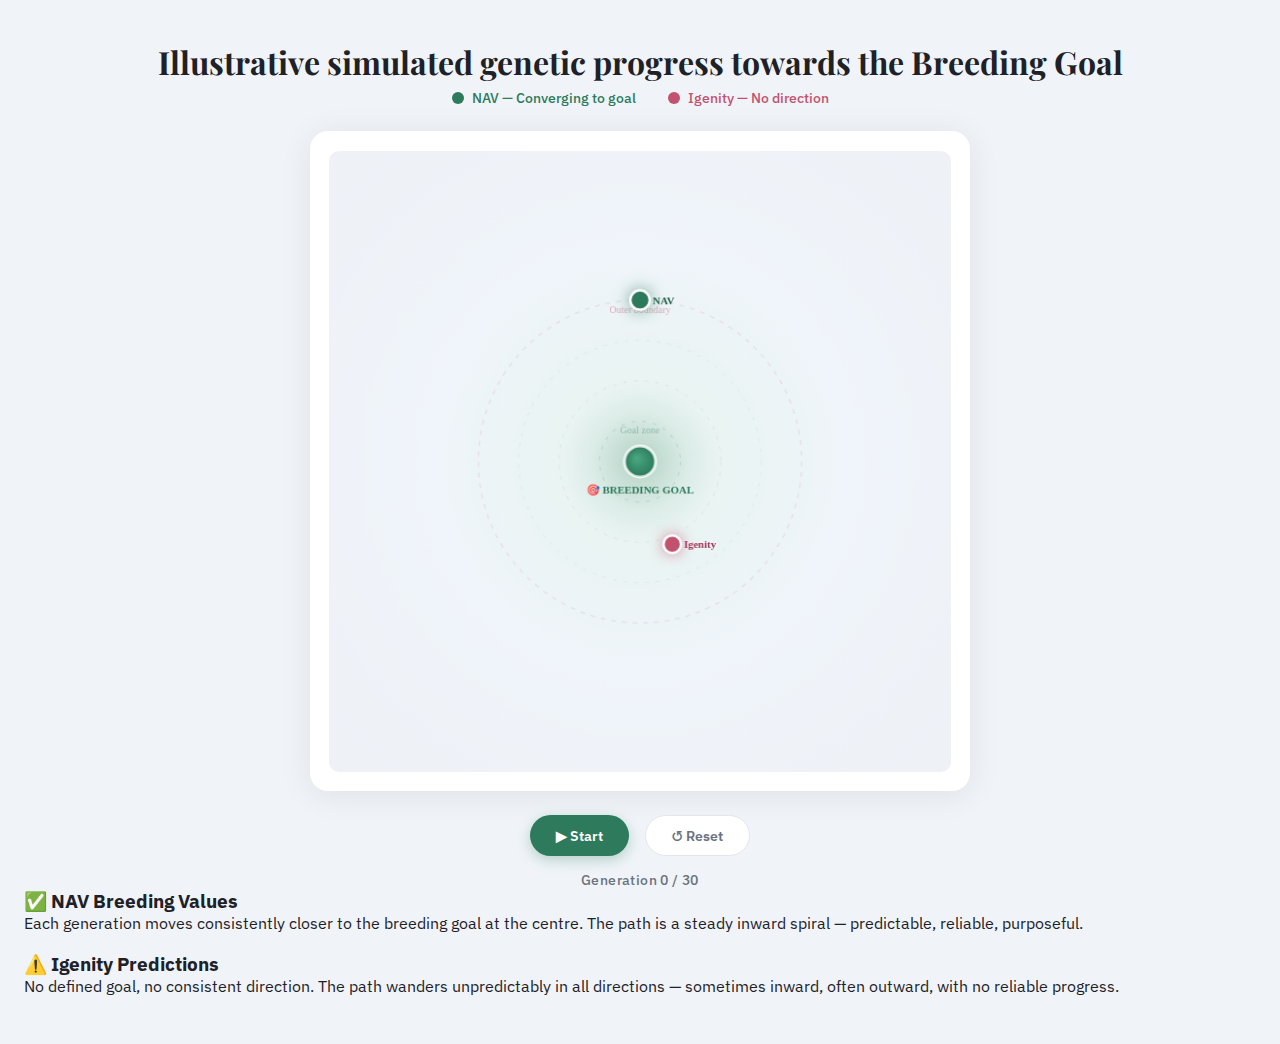
<file: vis/index.html>
<!DOCTYPE html>
<html lang="en">
<head>
  <meta charset="UTF-8"/>
  <meta name="viewport" content="width=device-width, initial-scale=1.0"/>
  <title>NAV vs Igenity – Simulation of progress towards breeding goal</title>
    <link href="https://fonts.googleapis.com/css2?family=Playfair+Display:wght@600&family=IBM+Plex+Sans:wght@300;400;500;600&family=IBM+Plex+Mono:wght@400&display=swap" rel="stylesheet">
 <style>
    :root {
      --bg: #f0f4f8;
      --nav: #2d7a5c;
      --nav-light: #a3d4bc;
      --igenity: #c2526e;
      --igenity-light: #f5bfca;
      --text: #1e2128;
      --muted: #6b7280;
      --card: #ffffff;
    }
    *, *::before, *::after { box-sizing: border-box; margin:0; padding:0; }
    body {
      font-family: 'IBM Plex Sans', sans-serif;
      background: var(--bg);
      color: var(--text);
      min-height: 100vh;
      display: flex;
      flex-direction: column;
      align-items: center;
      padding: 2.5rem 1.5rem 3rem;
    }
    h1 {
      font-family: 'Playfair Display', serif;
      font-size: clamp(1.4rem, 3.5vw, 2rem);
      text-align: center;
      margin-bottom: 0.4rem;
    }
    .subtitle {
      color: var(--muted);
      font-size: 0.9rem;
      text-align: center;
      margin-bottom: 2rem;
      font-weight: 300;
      max-width: 560px;
    }
    .legend {
      display: flex;
      gap: 2rem;
      justify-content: center;
      margin-bottom: 1.5rem;
      flex-wrap: wrap;
    }
    .legend-item {
      display: flex;
      align-items: center;
      gap: 0.5rem;
      font-size: 0.875rem;
      font-weight: 500;
    }
    .legend-dot { width: 12px; height: 12px; border-radius: 50%; }
    .canvas-wrap {
      background: var(--card);
      border-radius: 18px;
      box-shadow: 0 4px 32px rgba(0,0,0,0.08);
      padding: 1.2rem;
      width: 100%;
      max-width: 660px;
    }
    canvas { width: 100%; height: auto; display: block; border-radius: 10px; }
    .controls {
      display: flex;
      gap: 1rem;
      justify-content: center;
      margin-top: 1.5rem;
      flex-wrap: wrap;
    }
    .btn {
      padding: 0.65rem 1.6rem;
      border-radius: 999px;
      border: none;
      cursor: pointer;
      font-family: 'IBM Plex Sans', sans-serif;
      font-size: 0.875rem;
      font-weight: 600;
      transition: all 0.18s;
    }
    .btn-play { background: var(--nav); color: white; box-shadow: 0 4px 14px rgba(45,122,92,0.3); }
    .btn-play:hover { background: #236047; transform: translateY(-1px); }
    .btn-reset { background: white; color: var(--muted); border: 1.5px solid #e2e5ea; }
    .btn-reset:hover { border-color: var(--nav); color: var(--nav); }
    .gen-counter {
      text-align: center;
      margin-top: 0.9rem;
      font-size: 0.85rem;
      color: var(--muted);
      font-weight: 500;
      letter-spacing: 0.4px;
    }
   /* --- two-column layout: figure left, cards right --- */
.layout{
  width: 100%;
  max-width: 1100px;            /* wider than before */
  display: grid;
  grid-template-columns: minmax(520px, 660px) minmax(260px, 360px);
  gap: 1.6rem;
  align-items: start;
}

/* keep canvas sizing sane in the left column */
.left-col .canvas-wrap{
  max-width: 660px;
  width: 100%;
}

/* cards column */
.right-col{
  width: 100%;
}

/* cards now stack vertically on the right */
.callouts{
  display: flex;
  flex-direction: column;
  gap: 1.2rem;
  margin-top: 0;               /* remove top margin since it's beside canvas */
  width: 100%;
  max-width: none;
  flex-wrap: nowrap;
}

/* ensure each card spans full right column */
.callout{
  flex: 0 0 auto;
}

/* responsive: stack everything on narrow screens */
@media (max-width: 980px){
  .layout{
    grid-template-columns: 1fr;
  }
  .callouts{
    margin-top: 1.8rem;        /* restore spacing when stacked */
  }
}
  </style>
</head>
<body>

<h1>Illustrative simulated genetic progress towards the Breeding Goal</h1>
<div class="legend">
  <div class="legend-item">
    <div class="legend-dot" style="background:var(--nav)"></div>
    <span style="color:var(--nav)">NAV — Converging to goal</span>
  </div>
  <div class="legend-item">
    <div class="legend-dot" style="background:var(--igenity)"></div>
    <span style="color:var(--igenity)">Igenity — No direction</span>
  </div>
</div>

<div class="canvas-wrap">
  <canvas id="c" width="640" height="640"></canvas>
</div>

<div class="controls">
  <button class="btn btn-play" id="btnPlay" onclick="startAnim()">▶ Start</button>
  <button class="btn btn-reset" onclick="resetAnim()">↺ Reset</button>
</div>
<div class="gen-counter" id="genLabel">Generation 0 / 30</div>

<div class="callouts">
  <div class="callout nav-card">
    <h3>✅ NAV Breeding Values</h3>
    <p>Each generation moves consistently closer to the breeding goal at the centre. The path is a steady inward spiral — predictable, reliable, purposeful.</p>
  </div>
  <div class="callout igen-card">
    <h3>⚠️ Igenity Predictions</h3>
    <p>No defined goal, no consistent direction. The path wanders unpredictably in all directions — sometimes inward, often outward, with no reliable progress.</p>
  </div>
</div>

<script>
const canvas = document.getElementById('c');
const ctx    = canvas.getContext('2d');
const W = canvas.width, H = canvas.height;
const CX = W / 2, CY = H / 2;

const STEPS  = 30;
const MAX_R  = W * 0.26;
const GOAL_R = 16;

/* ── Seeded RNG ── */
function seededRand(seed) {
  let s = seed;
  return () => { s = (s * 16807) % 2147483647; return (s - 1) / 2147483646; };
}

/* ── NAV path: tight inward spiral, always getting closer ── */
const navPath = [];
(function() {
  const rotations = Math.PI * 5.0; // ~2.5 turns — smooth spiral in smaller ring
  for (let i = 0; i <= STEPS; i++) {
    const t    = i / STEPS;
    const ease = Math.pow(1 - t, 0.65);          // decelerates near centre
    const r    = GOAL_R + (MAX_R - GOAL_R) * ease;
    const ang  = -Math.PI / 2 + rotations * t;
    navPath.push({ x: CX + r * Math.cos(ang), y: CY + r * Math.sin(ang) });
  }
})();

/* ── Igenity path: pure random walk, no goal, wanders freely ── */
const igenPath = [];
(function() {
  const rng = seededRand(77);
  // start somewhere mid-ring
  let x = CX + MAX_R * 0.55 * Math.cos(1.2);
  let y = CY + MAX_R * 0.55 * Math.sin(1.2);
  igenPath.push({ x, y });

  // Pre-define phases: some generations pull toward centre, others push away
  // pattern: out, close, out, close, out — feels like "false hope" moments
  const pullPhases = [6, 7, 8, 16, 17, 18];  // gens that drift toward centre
  const pushPhases = [11, 12, 13, 24, 25, 26]; // gens that drift outward

  for (let i = 1; i <= STEPS; i++) {
    let ang, step;
    const dx = CX - x, dy = CY - y;
    const distToGoal = Math.sqrt(dx*dx + dy*dy);
    const angleToGoal = Math.atan2(dy, dx);

    if (pullPhases.includes(i)) {
      // Drift toward centre — but with noise so it's not clean
      ang  = angleToGoal + (rng() - 0.5) * 1.4;
      step = 18 + rng() * 22;
    } else if (pushPhases.includes(i)) {
      // Drift away from centre
      ang  = angleToGoal + Math.PI + (rng() - 0.5) * 1.2;
      step = 22 + rng() * 35;
    } else {
      // Pure random wander
      ang  = rng() * Math.PI * 2;
      step = 18 + rng() * 30;
    }

    x += Math.cos(ang) * step;
    y += Math.sin(ang) * step;
    const pad = 40;
    x = Math.max(pad, Math.min(W - pad, x));
    y = Math.max(pad, Math.min(H - pad, y));
    igenPath.push({ x, y });
  }
})();

/* ── Animation state ── */
let progress = 0, animId = null, running = false;

function resetAnim() {
  if (animId) cancelAnimationFrame(animId);
  animId = null; running = false; progress = 0;
  document.getElementById('btnPlay').textContent = '▶ Start';
  document.getElementById('genLabel').textContent = 'Generation 0 / ' + STEPS;
  drawFrame(0);
}

function startAnim() {
  if (running) return;
  running = true;
  document.getElementById('btnPlay').textContent = '⏸ Running…';
  function tick() {
    progress += 0.06;
    if (progress >= STEPS) { progress = STEPS; running = false; document.getElementById('btnPlay').textContent = '✓ Done'; }
    drawFrame(progress / STEPS);
    document.getElementById('genLabel').textContent = 'Generation ' + Math.round(progress) + ' / ' + STEPS;
    if (running) animId = requestAnimationFrame(tick);
  }
  animId = requestAnimationFrame(tick);
}

/* ── Interpolate ── */
function lerpPath(path, pct) {
  const t = pct * STEPS;
  const i = Math.min(Math.floor(t), STEPS - 1);
  const f = t - i;
  const a = path[i], b = path[Math.min(i + 1, STEPS)];
  return { x: a.x + (b.x - a.x) * f, y: a.y + (b.y - a.y) * f };
}

/* ══════════════════════════════════
   DRAW FUNCTIONS
══════════════════════════════════ */
function drawFrame(pct) {
  ctx.clearRect(0, 0, W, H);
  drawBg();
  drawRings();
  drawGoal();
  drawIgenityTrail(pct);
  drawNavTrail(pct);
  drawDots(pct);
}

function drawBg() {
  const g = ctx.createRadialGradient(CX, CY, 0, CX, CY, W * 0.7);
  g.addColorStop(0,   '#e6f4ee');
  g.addColorStop(0.5, '#f0f5fb');
  g.addColorStop(1,   '#eef1f6');
  ctx.fillStyle = g;
  ctx.fillRect(0, 0, W, H);
}

function drawRings() {
  const configs = [
    { r: MAX_R,        dash: [5,6], color: 'rgba(194,82,110,0.13)', lw: 1.5 },
    { r: MAX_R * 0.75, dash: [4,7], color: 'rgba(107,114,128,0.10)', lw: 1 },
    { r: MAX_R * 0.50, dash: [4,7], color: 'rgba(45,122,92,0.10)',  lw: 1 },
    { r: MAX_R * 0.25, dash: [4,7], color: 'rgba(45,122,92,0.14)',  lw: 1.2 },
  ];
  configs.forEach(({ r, dash, color, lw }) => {
    ctx.save();
    ctx.beginPath();
    ctx.arc(CX, CY, r, 0, Math.PI * 2);
    ctx.strokeStyle = color;
    ctx.lineWidth = lw;
    ctx.setLineDash(dash);
    ctx.stroke();
    ctx.restore();
  });

  // Ring labels
  ctx.save();
  ctx.font = '500 10px "IBM Plex Sans"';
  ctx.fillStyle = 'rgba(194,82,110,0.45)';
  ctx.textAlign = 'center';
  ctx.fillText('Outer boundary', CX, CY - MAX_R + 13);
  ctx.fillStyle = 'rgba(45,122,92,0.40)';
  ctx.fillText('Goal zone', CX, CY - MAX_R * 0.25 + 13);
  ctx.restore();
}

function drawGoal() {
  // Soft glow
  const glow = ctx.createRadialGradient(CX, CY, 0, CX, CY, GOAL_R * 5);
  glow.addColorStop(0,   'rgba(45,122,92,0.28)');
  glow.addColorStop(0.6, 'rgba(45,122,92,0.07)');
  glow.addColorStop(1,   'rgba(45,122,92,0)');
  ctx.save();
  ctx.fillStyle = glow;
  ctx.beginPath();
  ctx.arc(CX, CY, GOAL_R * 5, 0, Math.PI * 2);
  ctx.fill();
  ctx.restore();

  // Nucleus
  ctx.save();
  ctx.beginPath();
  ctx.arc(CX, CY, GOAL_R, 0, Math.PI * 2);
  const fill = ctx.createRadialGradient(CX - 4, CY - 4, 0, CX, CY, GOAL_R);
  fill.addColorStop(0, '#4aaa82');
  fill.addColorStop(1, '#2d7a5c');
  ctx.fillStyle = fill;
  ctx.fill();
  ctx.strokeStyle = 'rgba(255,255,255,0.8)';
  ctx.lineWidth = 3;
  ctx.stroke();
  ctx.restore();

  // Label
  ctx.save();
  ctx.fillStyle = '#2d7a5c';
  ctx.font = '600 11px "IBM Plex Sans"';
  ctx.textAlign = 'center';
  ctx.fillText('🎯 BREEDING GOAL', CX, CY + GOAL_R + 17);
  ctx.restore();
}

function drawNavTrail(pct) {
  const steps = Math.floor(pct * STEPS);
  if (steps === 0) return;
  ctx.save();

  // Segment-by-segment with fading alpha
  for (let i = 1; i <= steps; i++) {
    const alpha = 0.12 + 0.7 * (i / steps);
    ctx.beginPath();
    ctx.moveTo(navPath[i-1].x, navPath[i-1].y);
    ctx.lineTo(navPath[i].x,   navPath[i].y);
    ctx.strokeStyle = `rgba(45,122,92,${alpha})`;
    ctx.lineWidth   = 2.5;
    ctx.lineCap     = 'round';
    ctx.stroke();
  }

  // Glow on recent tail
  const tail = Math.max(0, steps - 10);
  ctx.globalAlpha  = 0.18;
  ctx.strokeStyle  = '#a3d4bc';
  ctx.lineWidth    = 9;
  ctx.lineJoin     = 'round';
  ctx.lineCap      = 'round';
  ctx.beginPath();
  ctx.moveTo(navPath[tail].x, navPath[tail].y);
  for (let i = tail + 1; i <= steps; i++) ctx.lineTo(navPath[i].x, navPath[i].y);
  ctx.stroke();

  ctx.restore();
}

function drawIgenityTrail(pct) {
  const steps = Math.floor(pct * STEPS);
  if (steps === 0) return;
  ctx.save();

  for (let i = 1; i <= steps; i++) {
    const alpha = 0.08 + 0.55 * (i / steps);
    ctx.beginPath();
    ctx.moveTo(igenPath[i-1].x, igenPath[i-1].y);
    ctx.lineTo(igenPath[i].x,   igenPath[i].y);
    ctx.strokeStyle = `rgba(194,82,110,${alpha})`;
    ctx.lineWidth   = 2;
    ctx.setLineDash([7, 5]);
    ctx.lineCap     = 'round';
    ctx.stroke();
  }
  ctx.setLineDash([]);
  ctx.restore();
}

function drawDots(pct) {
  // ── NAV dot ──
  const np = lerpPath(navPath, pct);
  ctx.save();
  ctx.shadowColor = 'rgba(45,122,92,0.55)';
  ctx.shadowBlur  = 16;
  ctx.beginPath();
  ctx.arc(np.x, np.y, 10, 0, Math.PI * 2);
  ctx.fillStyle   = '#2d7a5c';
  ctx.fill();
  ctx.strokeStyle = 'white';
  ctx.lineWidth   = 2.5;
  ctx.stroke();
  ctx.restore();

  ctx.save();
  ctx.fillStyle  = '#1e6045';
  ctx.font       = '600 11px "IBM Plex Sans"';
  ctx.textAlign  = 'left';
  ctx.shadowColor = 'rgba(255,255,255,0.8)';
  ctx.shadowBlur  = 4;
  ctx.fillText('NAV', np.x + 13, np.y + 4);
  ctx.restore();

  // ── Igenity dot ──
  const ip = lerpPath(igenPath, pct);
  ctx.save();
  ctx.shadowColor = 'rgba(194,82,110,0.55)';
  ctx.shadowBlur  = 14;
  ctx.beginPath();
  ctx.arc(ip.x, ip.y, 9, 0, Math.PI * 2);
  ctx.fillStyle   = '#c2526e';
  ctx.fill();
  ctx.strokeStyle = 'white';
  ctx.lineWidth   = 2.5;
  ctx.stroke();
  ctx.restore();

  ctx.save();
  ctx.fillStyle  = '#a03358';
  ctx.font       = '600 11px "IBM Plex Sans"';
  ctx.textAlign  = 'left';
  ctx.shadowColor = 'rgba(255,255,255,0.8)';
  ctx.shadowBlur  = 4;
  ctx.fillText('Igenity', ip.x + 12, ip.y + 4);
  ctx.restore();
}

// Initial draw
drawFrame(0);
</script>
</body>
</html>
</file>
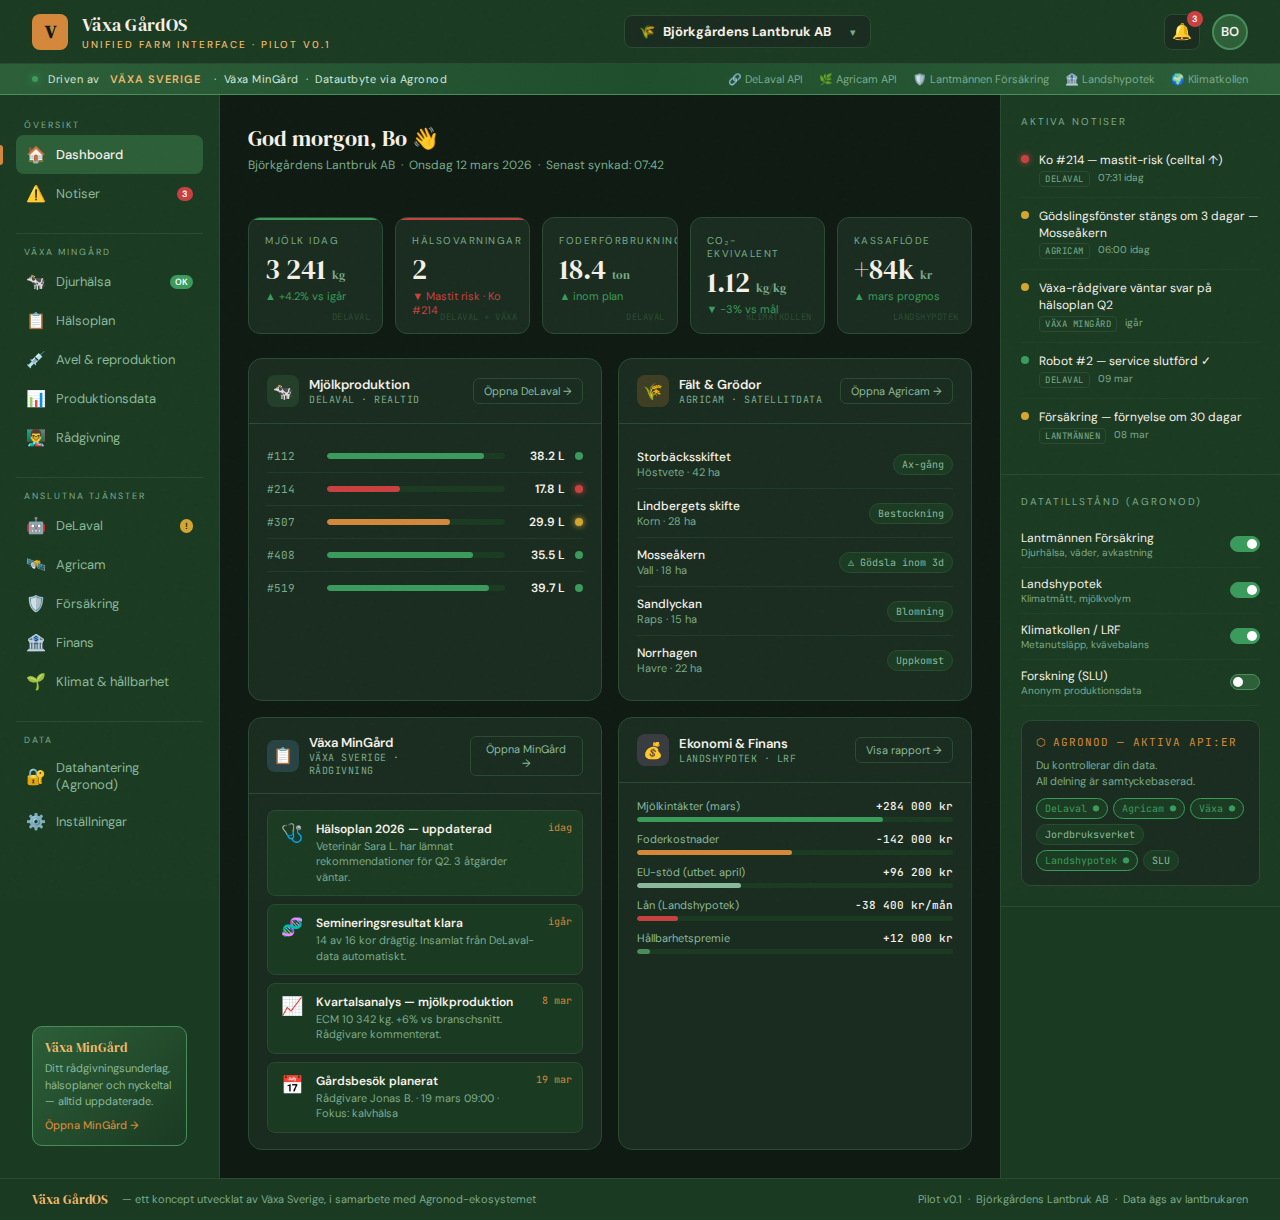
<file: vaxaUFI.html>
<!DOCTYPE html>
<html lang="sv">
<head>
<meta charset="UTF-8">
<meta name="viewport" content="width=device-width, initial-scale=1.0">
<title>Växa GårdOS — Unified Farm Interface</title>
<link href="https://fonts.googleapis.com/css2?family=DM+Serif+Display:ital@0;1&family=DM+Sans:wght@300;400;500;600&family=JetBrains+Mono:wght@400;500&display=swap" rel="stylesheet">
<style>
  :root {
    --ink:       #0f1a12;
    --forest:    #1b3a22;
    --pine:      #2c5f38;
    --moss:      #4a8c5c;
    --sage:      #8ab99a;
    --mist:      #d6e8dc;
    --cream:     #f5f0e8;
    --amber:     #d4883a;
    --amber-l:   #f0b96a;
    --alert-r:   #c94040;
    --alert-y:   #d4a630;
    --alert-g:   #3a9b5c;
    --card-bg:   #192c1f;
    --card-brd:  #2a4a33;
    --text-dim:  #7aaa8a;
  }

  *, *::before, *::after { box-sizing: border-box; margin: 0; padding: 0; }

  body {
    background: var(--ink);
    color: var(--cream);
    font-family: 'DM Sans', sans-serif;
    font-size: 14px;
    min-height: 100vh;
    overflow-x: hidden;
  }

  /* ── NOISE TEXTURE OVERLAY ── */
  body::before {
    content: '';
    position: fixed; inset: 0;
    background-image: url("data:image/svg+xml,%3Csvg viewBox='0 0 256 256' xmlns='http://www.w3.org/2000/svg'%3E%3Cfilter id='n'%3E%3CfeTurbulence type='fractalNoise' baseFrequency='0.9' numOctaves='4' stitchTiles='stitch'/%3E%3C/filter%3E%3Crect width='100%25' height='100%25' filter='url(%23n)' opacity='0.04'/%3E%3C/svg%3E");
    pointer-events: none; z-index: 9999; opacity: .5;
  }

  /* ── TOP HEADER ── */
  header {
    display: flex; align-items: center; justify-content: space-between;
    padding: 0 32px;
    height: 64px;
    background: var(--forest);
    border-bottom: 1px solid var(--card-brd);
    position: sticky; top: 0; z-index: 100;
  }

  .brand {
    display: flex; align-items: center; gap: 14px;
  }

  .brand-logo {
    width: 36px; height: 36px;
    background: var(--amber);
    border-radius: 8px;
    display: flex; align-items: center; justify-content: center;
    font-family: 'DM Serif Display', serif;
    font-size: 18px;
    color: var(--ink);
    font-weight: 700;
    flex-shrink: 0;
  }

  .brand-text {
    display: flex; flex-direction: column; gap: 1px;
  }

  .brand-name {
    font-family: 'DM Serif Display', serif;
    font-size: 18px;
    color: var(--cream);
    letter-spacing: .3px;
  }

  .brand-tag {
    font-size: 10px;
    color: var(--amber-l);
    letter-spacing: 2px;
    text-transform: uppercase;
    font-weight: 500;
  }

  .farm-selector {
    display: flex; align-items: center; gap: 8px;
    background: var(--card-bg);
    border: 1px solid var(--card-brd);
    border-radius: 8px;
    padding: 7px 14px;
    cursor: pointer;
    font-size: 13px;
    color: var(--cream);
    font-family: 'DM Sans', sans-serif;
  }

  .farm-selector span { color: var(--text-dim); font-size: 11px; }

  .header-right {
    display: flex; align-items: center; gap: 12px;
  }

  .alert-badge {
    position: relative;
    width: 36px; height: 36px;
    border-radius: 8px;
    background: var(--card-bg);
    border: 1px solid var(--card-brd);
    display: flex; align-items: center; justify-content: center;
    cursor: pointer;
    font-size: 16px;
  }

  .alert-badge::after {
    content: '3';
    position: absolute;
    top: -4px; right: -4px;
    background: var(--alert-r);
    color: #fff;
    font-size: 9px;
    font-weight: 600;
    width: 16px; height: 16px;
    border-radius: 50%;
    display: flex; align-items: center; justify-content: center;
  }

  .avatar {
    width: 36px; height: 36px;
    border-radius: 50%;
    background: var(--pine);
    border: 2px solid var(--moss);
    display: flex; align-items: center; justify-content: center;
    font-size: 13px; font-weight: 600;
    color: var(--cream);
    cursor: pointer;
  }

  /* ── POWERED BY BANNER ── */
  .powered-banner {
    background: linear-gradient(90deg, var(--pine) 0%, #1e4d2c 50%, var(--pine) 100%);
    border-bottom: 1px solid var(--moss);
    padding: 8px 32px;
    display: flex; align-items: center; justify-content: space-between;
    font-size: 11px;
    animation: bannerPulse 4s ease-in-out infinite;
  }

  @keyframes bannerPulse {
    0%, 100% { background-position: 0% 50%; }
    50% { background-position: 100% 50%; }
  }

  .powered-left {
    display: flex; align-items: center; gap: 10px;
    color: var(--mist);
    letter-spacing: .5px;
  }

  .powered-left strong {
    color: var(--amber-l);
    font-weight: 600;
    letter-spacing: 1px;
    text-transform: uppercase;
  }

  .powered-dot {
    width: 6px; height: 6px;
    border-radius: 50%;
    background: var(--alert-g);
    box-shadow: 0 0 8px var(--alert-g);
    animation: pulse 2s ease-in-out infinite;
  }

  @keyframes pulse { 0%,100%{opacity:1;transform:scale(1)} 50%{opacity:.6;transform:scale(.8)} }

  .powered-right {
    display: flex; align-items: center; gap: 16px;
    color: var(--text-dim);
  }

  .powered-right span { display: flex; align-items: center; gap: 5px; }

  /* ── LAYOUT ── */
  .layout {
    display: grid;
    grid-template-columns: 220px 1fr 280px;
    min-height: calc(100vh - 100px);
  }

  /* ── SIDEBAR ── */
  .sidebar {
    background: var(--forest);
    border-right: 1px solid var(--card-brd);
    padding: 24px 0;
    display: flex; flex-direction: column; gap: 4px;
  }

  .sidebar-section {
    padding: 0 16px;
    margin-bottom: 8px;
  }

  .sidebar-label {
    font-size: 9px;
    letter-spacing: 2px;
    text-transform: uppercase;
    color: var(--text-dim);
    padding: 0 8px;
    margin-bottom: 4px;
  }

  .nav-item {
    display: flex; align-items: center; gap: 10px;
    padding: 9px 10px;
    border-radius: 8px;
    cursor: pointer;
    color: var(--sage);
    font-size: 13px;
    font-weight: 400;
    transition: all .15s;
    position: relative;
  }

  .nav-item:hover { background: var(--card-bg); color: var(--cream); }

  .nav-item.active {
    background: var(--pine);
    color: var(--cream);
    font-weight: 500;
  }

  .nav-item.active::before {
    content: '';
    position: absolute; left: -16px; top: 50%; transform: translateY(-50%);
    width: 3px; height: 20px;
    background: var(--amber);
    border-radius: 0 3px 3px 0;
  }

  .nav-icon { font-size: 16px; width: 20px; text-align: center; }
  .nav-badge {
    margin-left: auto;
    background: var(--alert-r);
    color: #fff;
    font-size: 9px;
    padding: 1px 5px;
    border-radius: 10px;
    font-weight: 600;
  }

  .nav-badge.green { background: var(--alert-g); }
  .nav-badge.yellow { background: var(--alert-y); color: var(--ink); }

  .sidebar-divider {
    height: 1px;
    background: var(--card-brd);
    margin: 8px 16px;
  }

  .vaxa-module {
    margin: 0 16px;
    padding: 12px;
    background: linear-gradient(135deg, var(--pine), var(--forest));
    border: 1px solid var(--moss);
    border-radius: 10px;
    margin-top: auto;
  }

  .vaxa-module-title {
    font-family: 'DM Serif Display', serif;
    font-size: 13px;
    color: var(--amber-l);
    margin-bottom: 4px;
  }

  .vaxa-module-text {
    font-size: 11px;
    color: var(--sage);
    line-height: 1.5;
  }

  .vaxa-module-link {
    display: inline-flex; align-items: center; gap: 4px;
    margin-top: 8px;
    font-size: 11px;
    color: var(--amber);
    text-decoration: none;
    font-weight: 500;
  }

  /* ── MAIN CONTENT ── */
  main {
    padding: 28px;
    overflow-y: auto;
    display: flex; flex-direction: column; gap: 24px;
  }

  .section-title {
    font-family: 'DM Serif Display', serif;
    font-size: 22px;
    color: var(--cream);
    margin-bottom: 4px;
  }

  .section-sub {
    font-size: 12px;
    color: var(--text-dim);
    margin-bottom: 20px;
  }

  /* ── KPI STRIP ── */
  .kpi-strip {
    display: grid;
    grid-template-columns: repeat(5, 1fr);
    gap: 12px;
  }

  .kpi-card {
    background: var(--card-bg);
    border: 1px solid var(--card-brd);
    border-radius: 12px;
    padding: 16px;
    position: relative;
    overflow: hidden;
    transition: transform .2s, border-color .2s;
    cursor: default;
  }

  .kpi-card:hover {
    transform: translateY(-2px);
    border-color: var(--moss);
  }

  .kpi-card::after {
    content: '';
    position: absolute;
    top: 0; left: 0; right: 0;
    height: 2px;
    background: var(--amber);
    opacity: 0;
    transition: opacity .2s;
  }

  .kpi-card:hover::after { opacity: 1; }

  .kpi-card.alert-card::after { background: var(--alert-r); opacity: 1; }
  .kpi-card.good-card::after { background: var(--alert-g); opacity: 1; }

  .kpi-label {
    font-size: 10px;
    letter-spacing: 1.5px;
    text-transform: uppercase;
    color: var(--text-dim);
    margin-bottom: 8px;
  }

  .kpi-value {
    font-family: 'DM Serif Display', serif;
    font-size: 28px;
    color: var(--cream);
    line-height: 1;
    margin-bottom: 4px;
  }

  .kpi-unit { font-size: 12px; color: var(--text-dim); }

  .kpi-delta {
    font-size: 11px;
    display: flex; align-items: center; gap: 3px;
    margin-top: 6px;
  }

  .kpi-delta.up { color: var(--alert-g); }
  .kpi-delta.down { color: var(--alert-r); }

  .kpi-source {
    position: absolute;
    bottom: 10px; right: 12px;
    font-size: 9px;
    color: var(--card-brd);
    font-family: 'JetBrains Mono', monospace;
    letter-spacing: .5px;
    text-transform: uppercase;
  }

  /* ── MODULE GRID ── */
  .module-grid {
    display: grid;
    grid-template-columns: 1fr 1fr;
    gap: 16px;
  }

  .module-card {
    background: var(--card-bg);
    border: 1px solid var(--card-brd);
    border-radius: 14px;
    overflow: hidden;
  }

  .module-header {
    display: flex; align-items: center; justify-content: space-between;
    padding: 16px 18px;
    border-bottom: 1px solid var(--card-brd);
  }

  .module-title-group {
    display: flex; align-items: center; gap: 10px;
  }

  .module-icon {
    width: 32px; height: 32px;
    border-radius: 8px;
    display: flex; align-items: center; justify-content: center;
    font-size: 16px;
  }

  .module-icon.dairy   { background: rgba(74,140,92,.2); }
  .module-icon.crop    { background: rgba(212,136,58,.2); }
  .module-icon.vaxa    { background: rgba(100,160,220,.2); }
  .module-icon.finance { background: rgba(180,120,200,.2); }

  .module-title {
    font-weight: 600;
    font-size: 13px;
    color: var(--cream);
  }

  .module-source {
    font-size: 10px;
    color: var(--text-dim);
    font-family: 'JetBrains Mono', monospace;
    text-transform: uppercase;
    letter-spacing: .5px;
  }

  .module-action-btn {
    font-size: 11px;
    padding: 5px 10px;
    border-radius: 6px;
    background: transparent;
    border: 1px solid var(--card-brd);
    color: var(--sage);
    cursor: pointer;
    transition: all .15s;
    font-family: 'DM Sans', sans-serif;
  }

  .module-action-btn:hover { border-color: var(--moss); color: var(--cream); }

  .module-body { padding: 16px 18px; }

  /* COW ROWS */
  .cow-row {
    display: flex; align-items: center; gap: 10px;
    padding: 8px 0;
    border-bottom: 1px solid rgba(42,74,51,.5);
    font-size: 12px;
  }
  .cow-row:last-child { border: none; }

  .cow-id {
    font-family: 'JetBrains Mono', monospace;
    font-size: 11px;
    color: var(--text-dim);
    width: 50px;
  }

  .cow-bar-wrap {
    flex: 1;
    height: 6px;
    background: var(--forest);
    border-radius: 3px;
    overflow: hidden;
  }

  .cow-bar {
    height: 100%;
    border-radius: 3px;
    background: var(--moss);
    transition: width .8s ease;
  }

  .cow-bar.high { background: var(--alert-g); }
  .cow-bar.mid  { background: var(--amber); }
  .cow-bar.low  { background: var(--alert-r); }

  .cow-val {
    font-weight: 600;
    color: var(--cream);
    width: 50px;
    text-align: right;
  }

  .cow-status {
    width: 8px; height: 8px;
    border-radius: 50%;
    flex-shrink: 0;
  }

  .cow-status.ok { background: var(--alert-g); }
  .cow-status.warn { background: var(--alert-y); box-shadow: 0 0 6px var(--alert-y); }
  .cow-status.crit { background: var(--alert-r); box-shadow: 0 0 6px var(--alert-r); animation: pulse 1.5s infinite; }

  /* FIELD ROWS */
  .field-row {
    display: flex; align-items: center; justify-content: space-between;
    padding: 9px 0;
    border-bottom: 1px solid rgba(42,74,51,.5);
    font-size: 12px;
  }
  .field-row:last-child { border: none; }

  .field-name { color: var(--cream); font-weight: 500; }
  .field-crop  { color: var(--text-dim); font-size: 11px; }
  .field-stage {
    font-family: 'JetBrains Mono', monospace;
    font-size: 10px;
    padding: 3px 8px;
    border-radius: 20px;
    background: var(--forest);
    border: 1px solid var(--card-brd);
    color: var(--sage);
  }

  /* VAXA MINGÅRD */
  .vaxa-items { display: flex; flex-direction: column; gap: 8px; }

  .vaxa-item {
    display: flex; align-items: flex-start; gap: 10px;
    padding: 10px;
    background: var(--forest);
    border-radius: 8px;
    border: 1px solid var(--card-brd);
    cursor: pointer;
    transition: border-color .15s;
  }

  .vaxa-item:hover { border-color: var(--moss); }

  .vaxa-item-icon {
    font-size: 18px;
    flex-shrink: 0;
    width: 28px;
    text-align: center;
  }

  .vaxa-item-content { flex: 1; }
  .vaxa-item-title { font-size: 12px; font-weight: 600; color: var(--cream); margin-bottom: 2px; }
  .vaxa-item-sub   { font-size: 11px; color: var(--text-dim); line-height: 1.4; }

  .vaxa-item-date {
    font-family: 'JetBrains Mono', monospace;
    font-size: 10px;
    color: var(--amber);
    flex-shrink: 0;
  }

  /* FINANCE */
  .finance-bars { display: flex; flex-direction: column; gap: 10px; }

  .fin-row { display: flex; flex-direction: column; gap: 4px; }
  .fin-label-row { display: flex; justify-content: space-between; font-size: 11px; }
  .fin-label { color: var(--sage); }
  .fin-value { color: var(--cream); font-weight: 500; font-family: 'JetBrains Mono', monospace; font-size: 11px; }

  .fin-bar-wrap {
    height: 5px;
    background: var(--forest);
    border-radius: 3px;
    overflow: hidden;
  }

  .fin-bar {
    height: 100%;
    border-radius: 3px;
    transition: width .8s ease;
  }

  /* ── RIGHT SIDEBAR (Alerts + Data Hub) ── */
  .right-panel {
    background: var(--forest);
    border-left: 1px solid var(--card-brd);
    display: flex; flex-direction: column;
    overflow: hidden;
  }

  .panel-section {
    padding: 20px;
    border-bottom: 1px solid var(--card-brd);
  }

  .panel-section-title {
    font-size: 10px;
    letter-spacing: 2px;
    text-transform: uppercase;
    color: var(--text-dim);
    margin-bottom: 14px;
  }

  /* ALERTS */
  .alert-item {
    display: flex; align-items: flex-start; gap: 10px;
    padding: 10px 0;
    border-bottom: 1px solid rgba(42,74,51,.4);
    cursor: pointer;
    transition: padding-left .15s;
  }

  .alert-item:hover { padding-left: 4px; }
  .alert-item:last-child { border: none; }

  .alert-dot {
    width: 8px; height: 8px;
    border-radius: 50%;
    margin-top: 3px;
    flex-shrink: 0;
  }

  .alert-dot.red    { background: var(--alert-r); box-shadow: 0 0 6px var(--alert-r); animation: pulse 2s infinite; }
  .alert-dot.yellow { background: var(--alert-y); }
  .alert-dot.green  { background: var(--alert-g); }

  .alert-text { font-size: 12px; color: var(--cream); line-height: 1.4; }
  .alert-meta {
    font-size: 10px;
    color: var(--text-dim);
    margin-top: 2px;
    display: flex; gap: 8px;
  }

  .alert-source {
    font-family: 'JetBrains Mono', monospace;
    font-size: 9px;
    letter-spacing: .5px;
    text-transform: uppercase;
    padding: 1px 5px;
    border-radius: 4px;
    border: 1px solid var(--card-brd);
    color: var(--text-dim);
  }

  /* DATA PERMISSIONS */
  .perm-row {
    display: flex; align-items: center; justify-content: space-between;
    padding: 8px 0;
    border-bottom: 1px solid rgba(42,74,51,.4);
    font-size: 12px;
  }

  .perm-row:last-child { border: none; }

  .perm-partner { color: var(--cream); }
  .perm-data { font-size: 10px; color: var(--text-dim); }

  .perm-toggle {
    width: 30px; height: 16px;
    border-radius: 8px;
    background: var(--pine);
    border: 1px solid var(--moss);
    position: relative;
    cursor: pointer;
    transition: background .2s;
  }

  .perm-toggle.on { background: var(--alert-g); border-color: var(--alert-g); }

  .perm-toggle::after {
    content: '';
    position: absolute;
    top: 2px; left: 2px;
    width: 10px; height: 10px;
    border-radius: 50%;
    background: #fff;
    transition: left .2s;
  }

  .perm-toggle.on::after { left: 16px; }

  /* AGRONOD BLOCK */
  .agronod-block {
    padding: 14px;
    background: var(--card-bg);
    border: 1px solid var(--card-brd);
    border-radius: 10px;
    margin-top: 14px;
  }

  .agronod-title {
    font-size: 11px;
    font-family: 'JetBrains Mono', monospace;
    letter-spacing: 1px;
    text-transform: uppercase;
    color: var(--amber);
    margin-bottom: 8px;
    display: flex; align-items: center; gap: 6px;
  }

  .agronod-apis {
    display: flex; flex-wrap: wrap; gap: 5px;
    margin-top: 8px;
  }

  .api-chip {
    font-size: 10px;
    font-family: 'JetBrains Mono', monospace;
    padding: 3px 8px;
    border-radius: 20px;
    background: var(--forest);
    border: 1px solid var(--card-brd);
    color: var(--sage);
  }

  .api-chip.live {
    border-color: var(--alert-g);
    color: var(--alert-g);
  }

  /* VAXA FOOTER STRIPE */
  footer {
    background: var(--forest);
    border-top: 1px solid var(--card-brd);
    padding: 12px 32px;
    display: flex; align-items: center; justify-content: space-between;
    font-size: 11px;
    color: var(--text-dim);
  }

  .footer-brand {
    display: flex; align-items: center; gap: 8px;
    font-family: 'DM Serif Display', serif;
    font-size: 13px;
    color: var(--amber-l);
  }

  .footer-brand span { color: var(--text-dim); font-family: 'DM Sans', sans-serif; font-size: 11px; }

  /* ANIMATIONS */
  @keyframes fadeSlideIn {
    from { opacity: 0; transform: translateY(10px); }
    to   { opacity: 1; transform: translateY(0); }
  }

  .kpi-card, .module-card {
    animation: fadeSlideIn .4s ease both;
  }

  .kpi-card:nth-child(1) { animation-delay: .05s; }
  .kpi-card:nth-child(2) { animation-delay: .1s; }
  .kpi-card:nth-child(3) { animation-delay: .15s; }
  .kpi-card:nth-child(4) { animation-delay: .2s; }
  .kpi-card:nth-child(5) { animation-delay: .25s; }

  .module-card:nth-child(1) { animation-delay: .3s; }
  .module-card:nth-child(2) { animation-delay: .35s; }
  .module-card:nth-child(3) { animation-delay: .4s; }
  .module-card:nth-child(4) { animation-delay: .45s; }

  /* SCROLLBAR */
  ::-webkit-scrollbar { width: 5px; }
  ::-webkit-scrollbar-track { background: var(--ink); }
  ::-webkit-scrollbar-thumb { background: var(--pine); border-radius: 3px; }
</style>
</head>
<body>

<!-- HEADER -->
<header>
  <div class="brand">
    <div class="brand-logo">V</div>
    <div class="brand-text">
      <div class="brand-name">Växa GårdOS</div>
      <div class="brand-tag">Unified Farm Interface · Pilot v0.1</div>
    </div>
  </div>

  <div class="farm-selector">
    🌾 <strong>Björkgårdens Lantbruk AB</strong> &nbsp;<span>▾</span>
  </div>

  <div class="header-right">
    <div class="alert-badge">🔔</div>
    <div class="avatar">BO</div>
  </div>
</header>

<!-- POWERED BY BANNER -->
<div class="powered-banner">
  <div class="powered-left">
    <div class="powered-dot"></div>
    Driven av <strong>Växa Sverige</strong> &nbsp;·&nbsp; Växa MinGård &nbsp;·&nbsp; Datautbyte via Agronod
  </div>
  <div class="powered-right">
    <span>🔗 DeLaval API</span>
    <span>🌿 Agricam API</span>
    <span>🛡️ Lantmännen Försäkring</span>
    <span>🏦 Landshypotek</span>
    <span>🌍 Klimatkollen</span>
  </div>
</div>

<!-- MAIN LAYOUT -->
<div class="layout">

  <!-- LEFT SIDEBAR -->
  <nav class="sidebar">
    <div class="sidebar-section">
      <div class="sidebar-label">Översikt</div>
      <div class="nav-item active"><span class="nav-icon">🏠</span> Dashboard</div>
      <div class="nav-item"><span class="nav-icon">⚠️</span> Notiser <span class="nav-badge">3</span></div>
    </div>

    <div class="sidebar-divider"></div>

    <div class="sidebar-section">
      <div class="sidebar-label">Växa MinGård</div>
      <div class="nav-item"><span class="nav-icon">🐄</span> Djurhälsa <span class="nav-badge green">OK</span></div>
      <div class="nav-item"><span class="nav-icon">📋</span> Hälsoplan</div>
      <div class="nav-item"><span class="nav-icon">💉</span> Avel & reproduktion</div>
      <div class="nav-item"><span class="nav-icon">📊</span> Produktionsdata</div>
      <div class="nav-item"><span class="nav-icon">👨‍🏫</span> Rådgivning</div>
    </div>

    <div class="sidebar-divider"></div>

    <div class="sidebar-section">
      <div class="sidebar-label">Anslutna tjänster</div>
      <div class="nav-item"><span class="nav-icon">🤖</span> DeLaval <span class="nav-badge yellow">!</span></div>
      <div class="nav-item"><span class="nav-icon">🛰️</span> Agricam</div>
      <div class="nav-item"><span class="nav-icon">🛡️</span> Försäkring</div>
      <div class="nav-item"><span class="nav-icon">🏦</span> Finans</div>
      <div class="nav-item"><span class="nav-icon">🌱</span> Klimat &amp; hållbarhet</div>
    </div>

    <div class="sidebar-divider"></div>

    <div class="sidebar-section">
      <div class="sidebar-label">Data</div>
      <div class="nav-item"><span class="nav-icon">🔐</span> Datahantering (Agronod)</div>
      <div class="nav-item"><span class="nav-icon">⚙️</span> Inställningar</div>
    </div>

    <div style="flex:1"></div>

    <div class="sidebar-section" style="margin-top:16px">
      <div class="vaxa-module">
        <div class="vaxa-module-title">Växa MinGård</div>
        <div class="vaxa-module-text">Ditt rådgivningsunderlag, hälsoplaner och nyckeltal — alltid uppdaterade.</div>
        <a class="vaxa-module-link" href="#">Öppna MinGård →</a>
      </div>
    </div>
  </nav>

  <!-- MAIN CONTENT -->
  <main>

    <div>
      <div class="section-title">God morgon, Bo 👋</div>
      <div class="section-sub">Björkgårdens Lantbruk AB &nbsp;·&nbsp; Onsdag 12 mars 2026 &nbsp;·&nbsp; Senast synkad: 07:42</div>
    </div>

    <!-- KPI STRIP -->
    <div class="kpi-strip">
      <div class="kpi-card good-card">
        <div class="kpi-label">Mjölk idag</div>
        <div class="kpi-value">3 241 <span class="kpi-unit">kg</span></div>
        <div class="kpi-delta up">▲ +4.2% vs igår</div>
        <div class="kpi-source">DeLaval</div>
      </div>
      <div class="kpi-card alert-card">
        <div class="kpi-label">Hälsovarningar</div>
        <div class="kpi-value">2</div>
        <div class="kpi-delta down">▼ Mastit risk · Ko #214</div>
        <div class="kpi-source">DeLaval + Växa</div>
      </div>
      <div class="kpi-card">
        <div class="kpi-label">Foderförbrukning</div>
        <div class="kpi-value">18.4 <span class="kpi-unit">ton</span></div>
        <div class="kpi-delta up">▲ inom plan</div>
        <div class="kpi-source">DeLaval</div>
      </div>
      <div class="kpi-card">
        <div class="kpi-label">CO₂-ekvivalent</div>
        <div class="kpi-value">1.12 <span class="kpi-unit">kg/kg</span></div>
        <div class="kpi-delta up">▼ -3% vs mål</div>
        <div class="kpi-source">Klimatkollen</div>
      </div>
      <div class="kpi-card">
        <div class="kpi-label">Kassaflöde</div>
        <div class="kpi-value">+84k <span class="kpi-unit">kr</span></div>
        <div class="kpi-delta up">▲ mars prognos</div>
        <div class="kpi-source">Landshypotek</div>
      </div>
    </div>

    <!-- MODULE GRID -->
    <div class="module-grid">

      <!-- DAIRY / DeLaval -->
      <div class="module-card">
        <div class="module-header">
          <div class="module-title-group">
            <div class="module-icon dairy">🐄</div>
            <div>
              <div class="module-title">Mjölkproduktion</div>
              <div class="module-source">DeLaval · realtid</div>
            </div>
          </div>
          <button class="module-action-btn">Öppna DeLaval →</button>
        </div>
        <div class="module-body">
          <div class="cow-row">
            <div class="cow-id">#112</div>
            <div class="cow-bar-wrap"><div class="cow-bar high" style="width:88%"></div></div>
            <div class="cow-val">38.2 L</div>
            <div class="cow-status ok"></div>
          </div>
          <div class="cow-row">
            <div class="cow-id">#214</div>
            <div class="cow-bar-wrap"><div class="cow-bar low" style="width:41%"></div></div>
            <div class="cow-val">17.8 L</div>
            <div class="cow-status crit"></div>
          </div>
          <div class="cow-row">
            <div class="cow-id">#307</div>
            <div class="cow-bar-wrap"><div class="cow-bar mid" style="width:69%"></div></div>
            <div class="cow-val">29.9 L</div>
            <div class="cow-status warn"></div>
          </div>
          <div class="cow-row">
            <div class="cow-id">#408</div>
            <div class="cow-bar-wrap"><div class="cow-bar high" style="width:82%"></div></div>
            <div class="cow-val">35.5 L</div>
            <div class="cow-status ok"></div>
          </div>
          <div class="cow-row">
            <div class="cow-id">#519</div>
            <div class="cow-bar-wrap"><div class="cow-bar high" style="width:91%"></div></div>
            <div class="cow-val">39.7 L</div>
            <div class="cow-status ok"></div>
          </div>
        </div>
      </div>

      <!-- CROP / Agricam -->
      <div class="module-card">
        <div class="module-header">
          <div class="module-title-group">
            <div class="module-icon crop">🌾</div>
            <div>
              <div class="module-title">Fält &amp; Grödor</div>
              <div class="module-source">Agricam · satellitdata</div>
            </div>
          </div>
          <button class="module-action-btn">Öppna Agricam →</button>
        </div>
        <div class="module-body">
          <div class="field-row">
            <div>
              <div class="field-name">Storbäcksskiftet</div>
              <div class="field-crop">Höstvete · 42 ha</div>
            </div>
            <div class="field-stage">Ax-gång</div>
          </div>
          <div class="field-row">
            <div>
              <div class="field-name">Lindbergets skifte</div>
              <div class="field-crop">Korn · 28 ha</div>
            </div>
            <div class="field-stage">Bestockning</div>
          </div>
          <div class="field-row">
            <div>
              <div class="field-name">Mosseåkern</div>
              <div class="field-crop">Vall · 18 ha</div>
            </div>
            <div class="field-stage">⚠ Gödsla inom 3d</div>
          </div>
          <div class="field-row">
            <div>
              <div class="field-name">Sandlyckan</div>
              <div class="field-crop">Raps · 15 ha</div>
            </div>
            <div class="field-stage">Blomning</div>
          </div>
          <div class="field-row">
            <div>
              <div class="field-name">Norrhagen</div>
              <div class="field-crop">Havre · 22 ha</div>
            </div>
            <div class="field-stage">Uppkomst</div>
          </div>
        </div>
      </div>

      <!-- VÄXA MINGÅRD -->
      <div class="module-card">
        <div class="module-header">
          <div class="module-title-group">
            <div class="module-icon vaxa">📋</div>
            <div>
              <div class="module-title">Växa MinGård</div>
              <div class="module-source">Växa Sverige · rådgivning</div>
            </div>
          </div>
          <button class="module-action-btn">Öppna MinGård →</button>
        </div>
        <div class="module-body">
          <div class="vaxa-items">
            <div class="vaxa-item">
              <div class="vaxa-item-icon">🩺</div>
              <div class="vaxa-item-content">
                <div class="vaxa-item-title">Hälsoplan 2026 — uppdaterad</div>
                <div class="vaxa-item-sub">Veterinär Sara L. har lämnat rekommendationer för Q2. 3 åtgärder väntar.</div>
              </div>
              <div class="vaxa-item-date">idag</div>
            </div>
            <div class="vaxa-item">
              <div class="vaxa-item-icon">🧬</div>
              <div class="vaxa-item-content">
                <div class="vaxa-item-title">Semineringsresultat klara</div>
                <div class="vaxa-item-sub">14 av 16 kor drägtig. Insamlat från DeLaval-data automatiskt.</div>
              </div>
              <div class="vaxa-item-date">igår</div>
            </div>
            <div class="vaxa-item">
              <div class="vaxa-item-icon">📈</div>
              <div class="vaxa-item-content">
                <div class="vaxa-item-title">Kvartalsanalys — mjölkproduktion</div>
                <div class="vaxa-item-sub">ECM 10 342 kg. +6% vs branschsnitt. Rådgivare kommenterat.</div>
              </div>
              <div class="vaxa-item-date">8 mar</div>
            </div>
            <div class="vaxa-item">
              <div class="vaxa-item-icon">📅</div>
              <div class="vaxa-item-content">
                <div class="vaxa-item-title">Gårdsbesök planerat</div>
                <div class="vaxa-item-sub">Rådgivare Jonas B. · 19 mars 09:00 · Fokus: kalvhälsa</div>
              </div>
              <div class="vaxa-item-date">19 mar</div>
            </div>
          </div>
        </div>
      </div>

      <!-- FINANCE -->
      <div class="module-card">
        <div class="module-header">
          <div class="module-title-group">
            <div class="module-icon finance">💰</div>
            <div>
              <div class="module-title">Ekonomi &amp; Finans</div>
              <div class="module-source">Landshypotek · LRF</div>
            </div>
          </div>
          <button class="module-action-btn">Visa rapport →</button>
        </div>
        <div class="module-body">
          <div class="finance-bars">
            <div class="fin-row">
              <div class="fin-label-row">
                <span class="fin-label">Mjölkintäkter (mars)</span>
                <span class="fin-value">+284 000 kr</span>
              </div>
              <div class="fin-bar-wrap">
                <div class="fin-bar" style="width:78%; background:var(--alert-g)"></div>
              </div>
            </div>
            <div class="fin-row">
              <div class="fin-label-row">
                <span class="fin-label">Foderkostnader</span>
                <span class="fin-value">−142 000 kr</span>
              </div>
              <div class="fin-bar-wrap">
                <div class="fin-bar" style="width:49%; background:var(--amber)"></div>
              </div>
            </div>
            <div class="fin-row">
              <div class="fin-label-row">
                <span class="fin-label">EU-stöd (utbet. april)</span>
                <span class="fin-value">+96 200 kr</span>
              </div>
              <div class="fin-bar-wrap">
                <div class="fin-bar" style="width:33%; background:var(--sage)"></div>
              </div>
            </div>
            <div class="fin-row">
              <div class="fin-label-row">
                <span class="fin-label">Lån (Landshypotek)</span>
                <span class="fin-value">−38 400 kr/mån</span>
              </div>
              <div class="fin-bar-wrap">
                <div class="fin-bar" style="width:13%; background:var(--alert-r)"></div>
              </div>
            </div>
            <div class="fin-row">
              <div class="fin-label-row">
                <span class="fin-label">Hållbarhetspremie</span>
                <span class="fin-value">+12 000 kr</span>
              </div>
              <div class="fin-bar-wrap">
                <div class="fin-bar" style="width:4%; background:var(--moss)"></div>
              </div>
            </div>
          </div>
        </div>
      </div>

    </div>
  </main>

  <!-- RIGHT PANEL -->
  <aside class="right-panel">

    <!-- ALERTS -->
    <div class="panel-section">
      <div class="panel-section-title">Aktiva notiser</div>

      <div class="alert-item">
        <div class="alert-dot red"></div>
        <div>
          <div class="alert-text">Ko #214 — mastit-risk (celltal ↑)</div>
          <div class="alert-meta">
            <span class="alert-source">DeLaval</span>
            <span>07:31 idag</span>
          </div>
        </div>
      </div>

      <div class="alert-item">
        <div class="alert-dot yellow"></div>
        <div>
          <div class="alert-text">Gödslingsfönster stängs om 3 dagar — Mosseåkern</div>
          <div class="alert-meta">
            <span class="alert-source">Agricam</span>
            <span>06:00 idag</span>
          </div>
        </div>
      </div>

      <div class="alert-item">
        <div class="alert-dot yellow"></div>
        <div>
          <div class="alert-text">Växa-rådgivare väntar svar på hälsoplan Q2</div>
          <div class="alert-meta">
            <span class="alert-source">Växa MinGård</span>
            <span>igår</span>
          </div>
        </div>
      </div>

      <div class="alert-item">
        <div class="alert-dot green"></div>
        <div>
          <div class="alert-text">Robot #2 — service slutförd ✓</div>
          <div class="alert-meta">
            <span class="alert-source">DeLaval</span>
            <span>09 mar</span>
          </div>
        </div>
      </div>

      <div class="alert-item">
        <div class="alert-dot yellow"></div>
        <div>
          <div class="alert-text">Försäkring — förnyelse om 30 dagar</div>
          <div class="alert-meta">
            <span class="alert-source">Lantmännen</span>
            <span>08 mar</span>
          </div>
        </div>
      </div>
    </div>

    <!-- DATA PERMISSIONS -->
    <div class="panel-section">
      <div class="panel-section-title">Datatillstånd (Agronod)</div>

      <div class="perm-row">
        <div>
          <div class="perm-partner">Lantmännen Försäkring</div>
          <div class="perm-data">Djurhälsa, väder, avkastning</div>
        </div>
        <div class="perm-toggle on"></div>
      </div>

      <div class="perm-row">
        <div>
          <div class="perm-partner">Landshypotek</div>
          <div class="perm-data">Klimatmått, mjölkvolym</div>
        </div>
        <div class="perm-toggle on"></div>
      </div>

      <div class="perm-row">
        <div>
          <div class="perm-partner">Klimatkollen / LRF</div>
          <div class="perm-data">Metanutsläpp, kvävebalans</div>
        </div>
        <div class="perm-toggle on"></div>
      </div>

      <div class="perm-row">
        <div>
          <div class="perm-partner">Forskning (SLU)</div>
          <div class="perm-data">Anonym produktionsdata</div>
        </div>
        <div class="perm-toggle"></div>
      </div>

      <div class="agronod-block">
        <div class="agronod-title">
          <span>⬡</span> Agronod — aktiva API:er
        </div>
        <div style="font-size:11px; color:var(--text-dim); line-height:1.5">
          Du kontrollerar din data.<br>All delning är samtyckebaserad.
        </div>
        <div class="agronod-apis">
          <span class="api-chip live">DeLaval ●</span>
          <span class="api-chip live">Agricam ●</span>
          <span class="api-chip live">Växa ●</span>
          <span class="api-chip">Jordbruksverket</span>
          <span class="api-chip live">Landshypotek ●</span>
          <span class="api-chip">SLU</span>
        </div>
      </div>
    </div>

  </aside>
</div>

<!-- FOOTER -->
<footer>
  <div class="footer-brand">
    Växa GårdOS &nbsp;<span>— ett koncept utvecklat av Växa Sverige, i samarbete med Agronod-ekosystemet</span>
  </div>
  <div>Pilot v0.1 &nbsp;·&nbsp; Björkgårdens Lantbruk AB &nbsp;·&nbsp; Data ägs av lantbrukaren</div>
</footer>

<script>
  // Simple interactivity: toggle data permissions
  document.querySelectorAll('.perm-toggle').forEach(toggle => {
    toggle.addEventListener('click', () => toggle.classList.toggle('on'));
  });

  // KPI cards: subtle shimmer on hover
  document.querySelectorAll('.kpi-card').forEach(card => {
    card.addEventListener('mouseenter', () => {
      card.style.background = 'rgba(44,95,56,.35)';
    });
    card.addEventListener('mouseleave', () => {
      card.style.background = '';
    });
  });

  // Nav items
  document.querySelectorAll('.nav-item').forEach(item => {
    item.addEventListener('click', () => {
      document.querySelectorAll('.nav-item').forEach(n => n.classList.remove('active'));
      item.classList.add('active');
    });
  });

  // Animate bars on load
  window.addEventListener('load', () => {
    document.querySelectorAll('.cow-bar, .fin-bar').forEach(bar => {
      const target = bar.style.width;
      bar.style.width = '0%';
      setTimeout(() => { bar.style.width = target; }, 400);
    });
  });
</script>
</body>
</html>
</file>
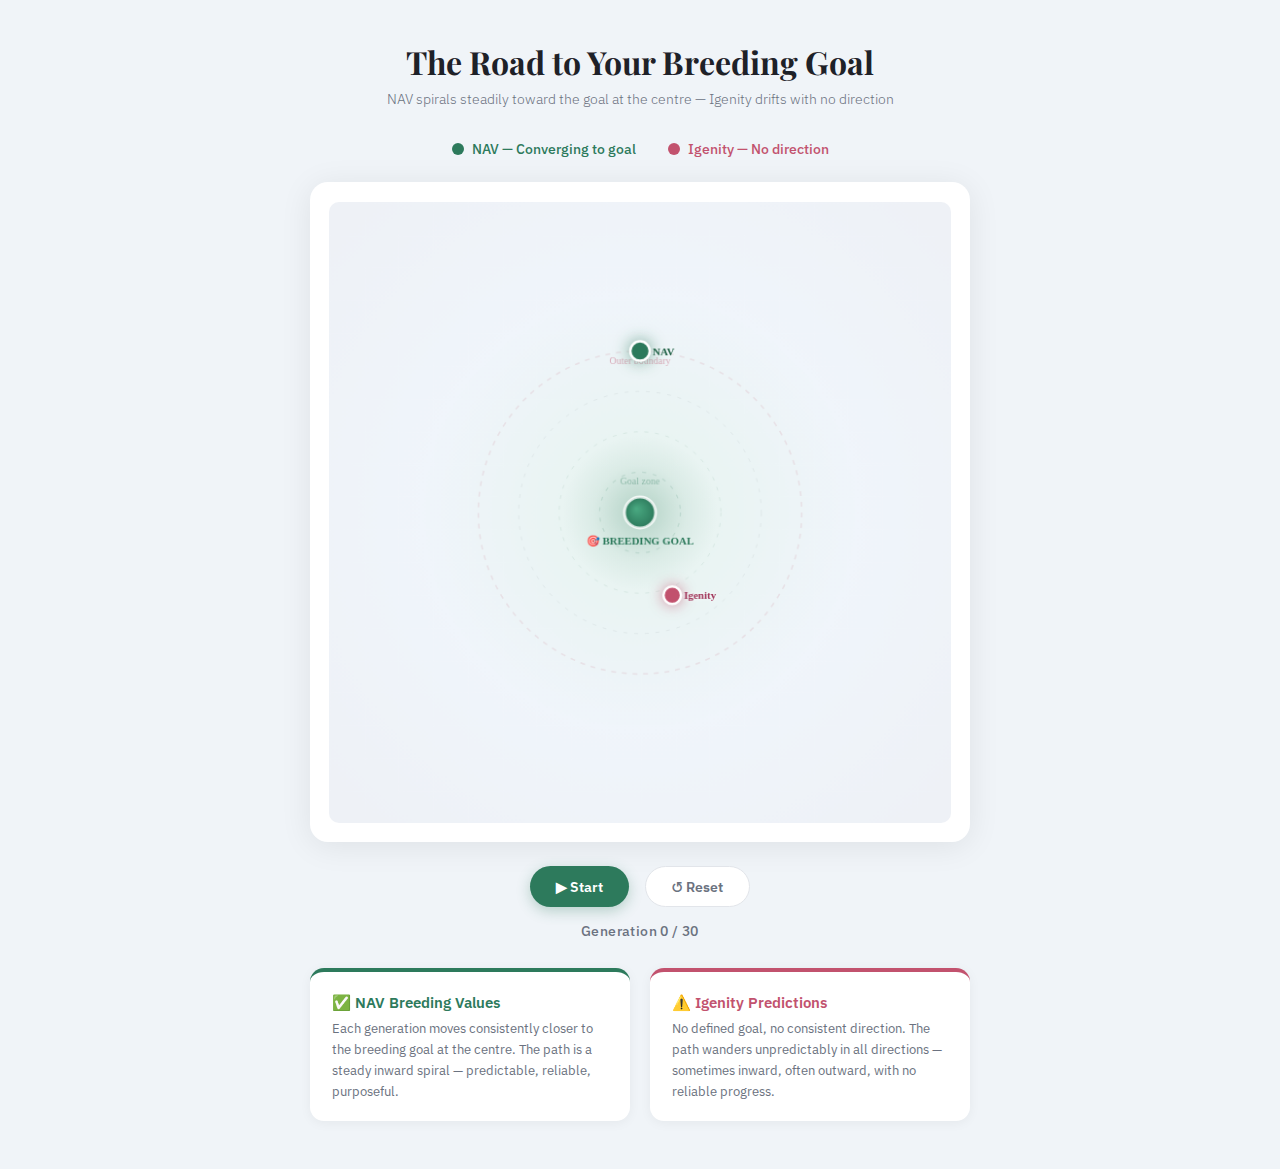
<file: vis/breeding_goal.html>
<!DOCTYPE html>
<html lang="en">
<head>
  <meta charset="UTF-8"/>
  <meta name="viewport" content="width=device-width, initial-scale=1.0"/>
  <title>NAV vs Igenity – Simulation of progress towards breeding goal</title>
  <link href="https://fonts.googleapis.com/css2?family=Playfair+Display:ital,wght@0,600;1,600&family=IBM+Plex+Sans:wght@300;400;500;600&display=swap" rel="stylesheet">
 <style>
    :root {
      --bg: #f0f4f8;
      --nav: #2d7a5c;
      --nav-light: #a3d4bc;
      --igenity: #c2526e;
      --igenity-light: #f5bfca;
      --text: #1e2128;
      --muted: #6b7280;
      --card: #ffffff;
    }
    *, *::before, *::after { box-sizing: border-box; margin:0; padding:0; }
    body {
      font-family: 'IBM Plex Sans', sans-serif;
      background: var(--bg);
      color: var(--text);
      min-height: 100vh;
      display: flex;
      flex-direction: column;
      align-items: center;
      padding: 2.5rem 1.5rem 3rem;
    }
    h1 {
      font-family: 'Playfair Display', serif;
      font-size: clamp(1.4rem, 3.5vw, 2rem);
      text-align: center;
      margin-bottom: 0.4rem;
    }
    .subtitle {
      color: var(--muted);
      font-size: 0.9rem;
      text-align: center;
      margin-bottom: 2rem;
      font-weight: 300;
      max-width: 560px;
    }
    .legend {
      display: flex;
      gap: 2rem;
      justify-content: center;
      margin-bottom: 1.5rem;
      flex-wrap: wrap;
    }
    .legend-item {
      display: flex;
      align-items: center;
      gap: 0.5rem;
      font-size: 0.875rem;
      font-weight: 500;
    }
    .legend-dot { width: 12px; height: 12px; border-radius: 50%; }
    .canvas-wrap {
      background: var(--card);
      border-radius: 18px;
      box-shadow: 0 4px 32px rgba(0,0,0,0.08);
      padding: 1.2rem;
      width: 100%;
      max-width: 660px;
    }
    canvas { width: 100%; height: auto; display: block; border-radius: 10px; }
    .controls {
      display: flex;
      gap: 1rem;
      justify-content: center;
      margin-top: 1.5rem;
      flex-wrap: wrap;
    }
    .btn {
      padding: 0.65rem 1.6rem;
      border-radius: 999px;
      border: none;
      cursor: pointer;
      font-family: 'IBM Plex Sans', sans-serif;
      font-size: 0.875rem;
      font-weight: 600;
      transition: all 0.18s;
    }
    .btn-play { background: var(--nav); color: white; box-shadow: 0 4px 14px rgba(45,122,92,0.3); }
    .btn-play:hover { background: #236047; transform: translateY(-1px); }
    .btn-reset { background: white; color: var(--muted); border: 1.5px solid #e2e5ea; }
    .btn-reset:hover { border-color: var(--nav); color: var(--nav); }
    .gen-counter {
      text-align: center;
      margin-top: 0.9rem;
      font-size: 0.85rem;
      color: var(--muted);
      font-weight: 500;
      letter-spacing: 0.4px;
    }
    .callouts {
      display: flex;
      gap: 1.2rem;
      margin-top: 1.8rem;
      width: 100%;
      max-width: 660px;
      flex-wrap: wrap;
    }
    .callout {
      flex: 1 1 250px;
      background: var(--card);
      border-radius: 14px;
      padding: 1.2rem 1.4rem;
      border-top: 4px solid transparent;
      box-shadow: 0 2px 12px rgba(0,0,0,0.05);
    }
    .callout.nav-card  { border-color: var(--nav); }
    .callout.igen-card { border-color: var(--igenity); }
    .callout h3 { font-size: 0.95rem; font-weight: 600; margin-bottom: 0.4rem; }
    .callout.nav-card  h3 { color: var(--nav); }
    .callout.igen-card h3 { color: var(--igenity); }
    .callout p { font-size: 0.82rem; color: var(--muted); line-height: 1.6; }
  </style>
</head>
<body>

<h1>The Road to Your Breeding Goal</h1>
<p class="subtitle">NAV spirals steadily toward the goal at the centre — Igenity drifts with no direction</p>

<div class="legend">
  <div class="legend-item">
    <div class="legend-dot" style="background:var(--nav)"></div>
    <span style="color:var(--nav)">NAV — Converging to goal</span>
  </div>
  <div class="legend-item">
    <div class="legend-dot" style="background:var(--igenity)"></div>
    <span style="color:var(--igenity)">Igenity — No direction</span>
  </div>
</div>

<div class="canvas-wrap">
  <canvas id="c" width="640" height="640"></canvas>
</div>

<div class="controls">
  <button class="btn btn-play" id="btnPlay" onclick="startAnim()">▶ Start</button>
  <button class="btn btn-reset" onclick="resetAnim()">↺ Reset</button>
</div>
<div class="gen-counter" id="genLabel">Generation 0 / 30</div>

<div class="callouts">
  <div class="callout nav-card">
    <h3>✅ NAV Breeding Values</h3>
    <p>Each generation moves consistently closer to the breeding goal at the centre. The path is a steady inward spiral — predictable, reliable, purposeful.</p>
  </div>
  <div class="callout igen-card">
    <h3>⚠️ Igenity Predictions</h3>
    <p>No defined goal, no consistent direction. The path wanders unpredictably in all directions — sometimes inward, often outward, with no reliable progress.</p>
  </div>
</div>

<script>
const canvas = document.getElementById('c');
const ctx    = canvas.getContext('2d');
const W = canvas.width, H = canvas.height;
const CX = W / 2, CY = H / 2;

const STEPS  = 30;
const MAX_R  = W * 0.26;
const GOAL_R = 16;

/* ── Seeded RNG ── */
function seededRand(seed) {
  let s = seed;
  return () => { s = (s * 16807) % 2147483647; return (s - 1) / 2147483646; };
}

/* ── NAV path: tight inward spiral, always getting closer ── */
const navPath = [];
(function() {
  const rotations = Math.PI * 5.0; // ~2.5 turns — smooth spiral in smaller ring
  for (let i = 0; i <= STEPS; i++) {
    const t    = i / STEPS;
    const ease = Math.pow(1 - t, 0.65);          // decelerates near centre
    const r    = GOAL_R + (MAX_R - GOAL_R) * ease;
    const ang  = -Math.PI / 2 + rotations * t;
    navPath.push({ x: CX + r * Math.cos(ang), y: CY + r * Math.sin(ang) });
  }
})();

/* ── Igenity path: pure random walk, no goal, wanders freely ── */
const igenPath = [];
(function() {
  const rng = seededRand(77);
  // start somewhere mid-ring
  let x = CX + MAX_R * 0.55 * Math.cos(1.2);
  let y = CY + MAX_R * 0.55 * Math.sin(1.2);
  igenPath.push({ x, y });

  // Pre-define phases: some generations pull toward centre, others push away
  // pattern: out, close, out, close, out — feels like "false hope" moments
  const pullPhases = [6, 7, 8, 16, 17, 18];  // gens that drift toward centre
  const pushPhases = [11, 12, 13, 24, 25, 26]; // gens that drift outward

  for (let i = 1; i <= STEPS; i++) {
    let ang, step;
    const dx = CX - x, dy = CY - y;
    const distToGoal = Math.sqrt(dx*dx + dy*dy);
    const angleToGoal = Math.atan2(dy, dx);

    if (pullPhases.includes(i)) {
      // Drift toward centre — but with noise so it's not clean
      ang  = angleToGoal + (rng() - 0.5) * 1.4;
      step = 18 + rng() * 22;
    } else if (pushPhases.includes(i)) {
      // Drift away from centre
      ang  = angleToGoal + Math.PI + (rng() - 0.5) * 1.2;
      step = 22 + rng() * 35;
    } else {
      // Pure random wander
      ang  = rng() * Math.PI * 2;
      step = 18 + rng() * 30;
    }

    x += Math.cos(ang) * step;
    y += Math.sin(ang) * step;
    const pad = 40;
    x = Math.max(pad, Math.min(W - pad, x));
    y = Math.max(pad, Math.min(H - pad, y));
    igenPath.push({ x, y });
  }
})();

/* ── Animation state ── */
let progress = 0, animId = null, running = false;

function resetAnim() {
  if (animId) cancelAnimationFrame(animId);
  animId = null; running = false; progress = 0;
  document.getElementById('btnPlay').textContent = '▶ Start';
  document.getElementById('genLabel').textContent = 'Generation 0 / ' + STEPS;
  drawFrame(0);
}

function startAnim() {
  if (running) return;
  running = true;
  document.getElementById('btnPlay').textContent = '⏸ Running…';
  function tick() {
    progress += 0.06;
    if (progress >= STEPS) { progress = STEPS; running = false; document.getElementById('btnPlay').textContent = '✓ Done'; }
    drawFrame(progress / STEPS);
    document.getElementById('genLabel').textContent = 'Generation ' + Math.round(progress) + ' / ' + STEPS;
    if (running) animId = requestAnimationFrame(tick);
  }
  animId = requestAnimationFrame(tick);
}

/* ── Interpolate ── */
function lerpPath(path, pct) {
  const t = pct * STEPS;
  const i = Math.min(Math.floor(t), STEPS - 1);
  const f = t - i;
  const a = path[i], b = path[Math.min(i + 1, STEPS)];
  return { x: a.x + (b.x - a.x) * f, y: a.y + (b.y - a.y) * f };
}

/* ══════════════════════════════════
   DRAW FUNCTIONS
══════════════════════════════════ */
function drawFrame(pct) {
  ctx.clearRect(0, 0, W, H);
  drawBg();
  drawRings();
  drawGoal();
  drawIgenityTrail(pct);
  drawNavTrail(pct);
  drawDots(pct);
}

function drawBg() {
  const g = ctx.createRadialGradient(CX, CY, 0, CX, CY, W * 0.7);
  g.addColorStop(0,   '#e6f4ee');
  g.addColorStop(0.5, '#f0f5fb');
  g.addColorStop(1,   '#eef1f6');
  ctx.fillStyle = g;
  ctx.fillRect(0, 0, W, H);
}

function drawRings() {
  const configs = [
    { r: MAX_R,        dash: [5,6], color: 'rgba(194,82,110,0.13)', lw: 1.5 },
    { r: MAX_R * 0.75, dash: [4,7], color: 'rgba(107,114,128,0.10)', lw: 1 },
    { r: MAX_R * 0.50, dash: [4,7], color: 'rgba(45,122,92,0.10)',  lw: 1 },
    { r: MAX_R * 0.25, dash: [4,7], color: 'rgba(45,122,92,0.14)',  lw: 1.2 },
  ];
  configs.forEach(({ r, dash, color, lw }) => {
    ctx.save();
    ctx.beginPath();
    ctx.arc(CX, CY, r, 0, Math.PI * 2);
    ctx.strokeStyle = color;
    ctx.lineWidth = lw;
    ctx.setLineDash(dash);
    ctx.stroke();
    ctx.restore();
  });

  // Ring labels
  ctx.save();
  ctx.font = '500 10px "IBM Plex Sans"';
  ctx.fillStyle = 'rgba(194,82,110,0.45)';
  ctx.textAlign = 'center';
  ctx.fillText('Outer boundary', CX, CY - MAX_R + 13);
  ctx.fillStyle = 'rgba(45,122,92,0.40)';
  ctx.fillText('Goal zone', CX, CY - MAX_R * 0.25 + 13);
  ctx.restore();
}

function drawGoal() {
  // Soft glow
  const glow = ctx.createRadialGradient(CX, CY, 0, CX, CY, GOAL_R * 5);
  glow.addColorStop(0,   'rgba(45,122,92,0.28)');
  glow.addColorStop(0.6, 'rgba(45,122,92,0.07)');
  glow.addColorStop(1,   'rgba(45,122,92,0)');
  ctx.save();
  ctx.fillStyle = glow;
  ctx.beginPath();
  ctx.arc(CX, CY, GOAL_R * 5, 0, Math.PI * 2);
  ctx.fill();
  ctx.restore();

  // Nucleus
  ctx.save();
  ctx.beginPath();
  ctx.arc(CX, CY, GOAL_R, 0, Math.PI * 2);
  const fill = ctx.createRadialGradient(CX - 4, CY - 4, 0, CX, CY, GOAL_R);
  fill.addColorStop(0, '#4aaa82');
  fill.addColorStop(1, '#2d7a5c');
  ctx.fillStyle = fill;
  ctx.fill();
  ctx.strokeStyle = 'rgba(255,255,255,0.8)';
  ctx.lineWidth = 3;
  ctx.stroke();
  ctx.restore();

  // Label
  ctx.save();
  ctx.fillStyle = '#2d7a5c';
  ctx.font = '600 11px "IBM Plex Sans"';
  ctx.textAlign = 'center';
  ctx.fillText('🎯 BREEDING GOAL', CX, CY + GOAL_R + 17);
  ctx.restore();
}

function drawNavTrail(pct) {
  const steps = Math.floor(pct * STEPS);
  if (steps === 0) return;
  ctx.save();

  // Segment-by-segment with fading alpha
  for (let i = 1; i <= steps; i++) {
    const alpha = 0.12 + 0.7 * (i / steps);
    ctx.beginPath();
    ctx.moveTo(navPath[i-1].x, navPath[i-1].y);
    ctx.lineTo(navPath[i].x,   navPath[i].y);
    ctx.strokeStyle = `rgba(45,122,92,${alpha})`;
    ctx.lineWidth   = 2.5;
    ctx.lineCap     = 'round';
    ctx.stroke();
  }

  // Glow on recent tail
  const tail = Math.max(0, steps - 10);
  ctx.globalAlpha  = 0.18;
  ctx.strokeStyle  = '#a3d4bc';
  ctx.lineWidth    = 9;
  ctx.lineJoin     = 'round';
  ctx.lineCap      = 'round';
  ctx.beginPath();
  ctx.moveTo(navPath[tail].x, navPath[tail].y);
  for (let i = tail + 1; i <= steps; i++) ctx.lineTo(navPath[i].x, navPath[i].y);
  ctx.stroke();

  ctx.restore();
}

function drawIgenityTrail(pct) {
  const steps = Math.floor(pct * STEPS);
  if (steps === 0) return;
  ctx.save();

  for (let i = 1; i <= steps; i++) {
    const alpha = 0.08 + 0.55 * (i / steps);
    ctx.beginPath();
    ctx.moveTo(igenPath[i-1].x, igenPath[i-1].y);
    ctx.lineTo(igenPath[i].x,   igenPath[i].y);
    ctx.strokeStyle = `rgba(194,82,110,${alpha})`;
    ctx.lineWidth   = 2;
    ctx.setLineDash([7, 5]);
    ctx.lineCap     = 'round';
    ctx.stroke();
  }
  ctx.setLineDash([]);
  ctx.restore();
}

function drawDots(pct) {
  // ── NAV dot ──
  const np = lerpPath(navPath, pct);
  ctx.save();
  ctx.shadowColor = 'rgba(45,122,92,0.55)';
  ctx.shadowBlur  = 16;
  ctx.beginPath();
  ctx.arc(np.x, np.y, 10, 0, Math.PI * 2);
  ctx.fillStyle   = '#2d7a5c';
  ctx.fill();
  ctx.strokeStyle = 'white';
  ctx.lineWidth   = 2.5;
  ctx.stroke();
  ctx.restore();

  ctx.save();
  ctx.fillStyle  = '#1e6045';
  ctx.font       = '600 11px "IBM Plex Sans"';
  ctx.textAlign  = 'left';
  ctx.shadowColor = 'rgba(255,255,255,0.8)';
  ctx.shadowBlur  = 4;
  ctx.fillText('NAV', np.x + 13, np.y + 4);
  ctx.restore();

  // ── Igenity dot ──
  const ip = lerpPath(igenPath, pct);
  ctx.save();
  ctx.shadowColor = 'rgba(194,82,110,0.55)';
  ctx.shadowBlur  = 14;
  ctx.beginPath();
  ctx.arc(ip.x, ip.y, 9, 0, Math.PI * 2);
  ctx.fillStyle   = '#c2526e';
  ctx.fill();
  ctx.strokeStyle = 'white';
  ctx.lineWidth   = 2.5;
  ctx.stroke();
  ctx.restore();

  ctx.save();
  ctx.fillStyle  = '#a03358';
  ctx.font       = '600 11px "IBM Plex Sans"';
  ctx.textAlign  = 'left';
  ctx.shadowColor = 'rgba(255,255,255,0.8)';
  ctx.shadowBlur  = 4;
  ctx.fillText('Igenity', ip.x + 12, ip.y + 4);
  ctx.restore();
}

// Initial draw
drawFrame(0);
</script>
</body>
</html>
</file>
